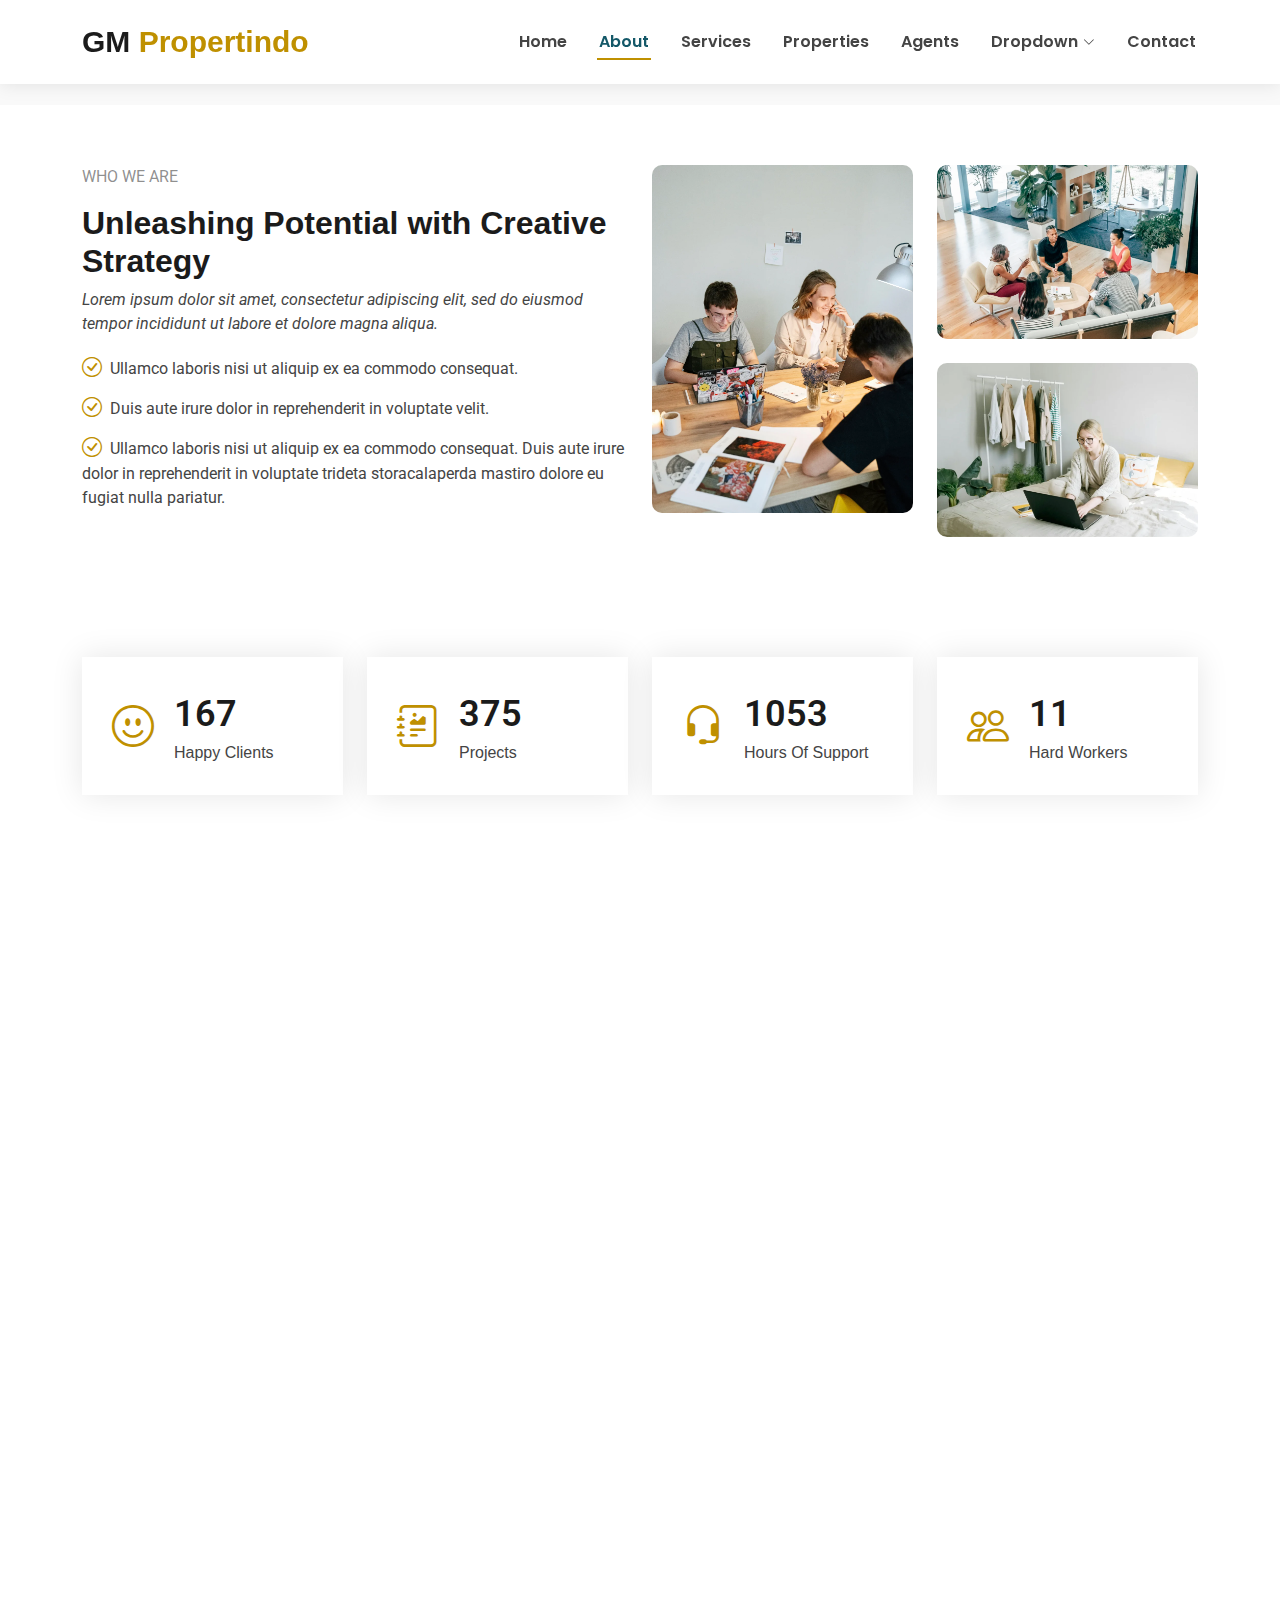
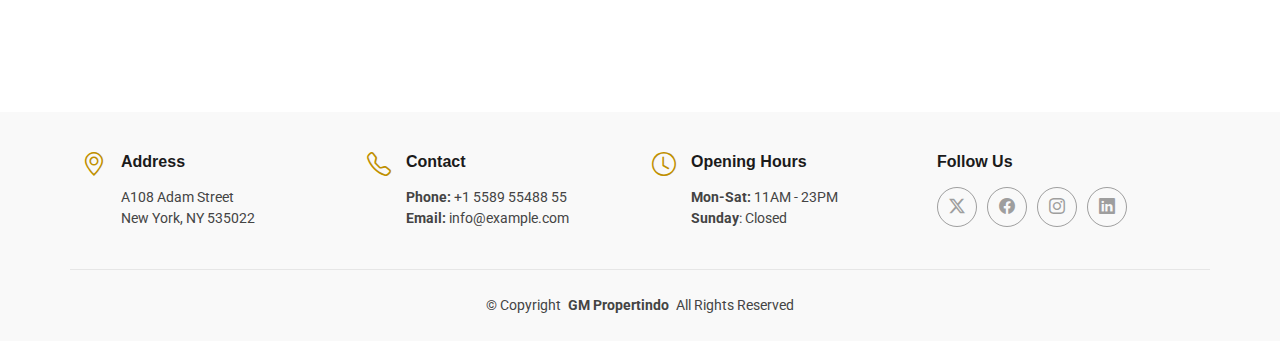
<file: about.html>
<!DOCTYPE html>
<html lang="en">

<head>
  <meta charset="utf-8">
  <meta content="width=device-width, initial-scale=1.0" name="viewport">
  <title>About - real estate 14 Agustus</title>
  <meta name="description" content="">
  <meta name="keywords" content="">

  <!-- Favicons -->
  <link href="assets/img/favicon.png" rel="icon">
  <link href="assets/img/apple-touch-icon.png" rel="apple-touch-icon">

  <!-- Fonts -->
  <link href="https://fonts.googleapis.com" rel="preconnect">
  <link href="https://fonts.gstatic.com" rel="preconnect" crossorigin>
  <link href="https://fonts.googleapis.com/css2?family=Roboto:ital,wght@0,100;0,300;0,400;0,500;0,700;0,900;1,100;1,300;1,400;1,500;1,700;1,900&family=Poppins:ital,wght@0,100;0,200;0,300;0,400;0,500;0,600;0,700;0,800;0,900;1,100;1,200;1,300;1,400;1,500;1,600;1,700;1,800;1,900&display=swap" rel="stylesheet">

  <!-- Vendor CSS Files -->
  <link href="assets/vendor/bootstrap/css/bootstrap.min.css" rel="stylesheet">
  <link href="assets/vendor/bootstrap-icons/bootstrap-icons.css" rel="stylesheet">
  <link href="assets/vendor/aos/aos.css" rel="stylesheet">
  <link href="assets/vendor/fontawesome-free/css/all.min.css" rel="stylesheet">
  <link href="assets/vendor/swiper/swiper-bundle.min.css" rel="stylesheet">
  <link href="assets/vendor/glightbox/css/glightbox.min.css" rel="stylesheet">

  <!-- Main CSS File -->
  <link href="assets/css/main.css" rel="stylesheet">

</head>

<body class="about-page">

  <header id="header" class="header d-flex align-items-center fixed-top">
    <div class="container-fluid container-xl position-relative d-flex align-items-center justify-content-between">

      <a href="index.html" class="logo d-flex align-items-center">
        <!-- Uncomment the line below if you also wish to use an image logo -->
        <!-- <img src="assets/img/logo.webp" alt=""> -->
        <h1 class="sitename">GM <span>Propertindo</span></h1>
      </a>

      <nav id="navmenu" class="navmenu">
        <ul>
          <li><a href="index.html">Home</a></li>
          <li><a href="about.html" class="active">About</a></li>
          <li><a href="services.html">Services</a></li>
          <li><a href="properties.html">Properties</a></li>
          <li><a href="agents.html">Agents</a></li>
          <li class="dropdown"><a href="#"><span>Dropdown</span> <i class="bi bi-chevron-down toggle-dropdown"></i></a>
            <ul>
              <li><a href="#">Dropdown 1</a></li>
              <li class="dropdown"><a href="#"><span>Deep Dropdown</span> <i class="bi bi-chevron-down toggle-dropdown"></i></a>
                <ul>
                  <li><a href="#">Deep Dropdown 1</a></li>
                  <li><a href="#">Deep Dropdown 2</a></li>
                  <li><a href="#">Deep Dropdown 3</a></li>
                  <li><a href="#">Deep Dropdown 4</a></li>
                  <li><a href="#">Deep Dropdown 5</a></li>
                </ul>
              </li>
              <li><a href="#">Dropdown 2</a></li>
              <li><a href="#">Dropdown 3</a></li>
              <li><a href="#">Dropdown 4</a></li>
            </ul>
          </li>
          <li><a href="contact.html">Contact</a></li>
        </ul>
        <i class="mobile-nav-toggle d-xl-none bi bi-list"></i>
      </nav>

    </div>
  </header>

  <main class="main">

    <!-- Page Title -->
    <div class="page-title light-background">
      <div class="container">
        <nav class="breadcrumbs">
          <ol>
            <li><a href="index.html">Home</a></li>
            <li class="current">About</li>
          </ol>
        </nav>
        <h1>About</h1>
      </div>
    </div><!-- End Page Title -->

    <!-- About Section -->
    <section id="about" class="about section">

      <div class="container">

        <div class="row gy-4">

          <div class="col-lg-6 content" data-aos="fade-up" data-aos-delay="100">
            <p class="who-we-are">Who We Are</p>
            <h3>Unleashing Potential with Creative Strategy</h3>
            <p class="fst-italic">
              Lorem ipsum dolor sit amet, consectetur adipiscing elit, sed do eiusmod tempor incididunt ut labore et dolore
              magna aliqua.
            </p>
            <ul>
              <li><i class="bi bi-check-circle"></i> <span>Ullamco laboris nisi ut aliquip ex ea commodo consequat.</span></li>
              <li><i class="bi bi-check-circle"></i> <span>Duis aute irure dolor in reprehenderit in voluptate velit.</span></li>
              <li><i class="bi bi-check-circle"></i> <span>Ullamco laboris nisi ut aliquip ex ea commodo consequat. Duis aute irure dolor in reprehenderit in voluptate trideta storacalaperda mastiro dolore eu fugiat nulla pariatur.</span></li>
            </ul>
          </div>

          <div class="col-lg-6 about-images" data-aos="fade-up" data-aos-delay="200">
            <div class="row gy-4">
              <div class="col-lg-6">
                <img src="assets/img/about/about-portrait-1.webp" class="img-fluid" alt="">
              </div>
              <div class="col-lg-6">
                <div class="row gy-4">
                  <div class="col-lg-12">
                    <img src="assets/img/about/about-8.webp" class="img-fluid" alt="">
                  </div>
                  <div class="col-lg-12">
                    <img src="assets/img/about/about-12.webp" class="img-fluid" alt="">
                  </div>
                </div>
              </div>
            </div>

          </div>

        </div>

      </div>
    </section><!-- /About Section -->

    <!-- Stats Section -->
    <section id="stats" class="stats section">

      <div class="container" data-aos="fade-up" data-aos-delay="100">

        <div class="row gy-4">

          <div class="col-lg-3 col-md-6">
            <div class="stats-item d-flex align-items-center w-100 h-100">
              <i class="bi bi-emoji-smile color-blue flex-shrink-0"></i>
              <div>
                <span data-purecounter-start="0" data-purecounter-end="232" data-purecounter-duration="1" class="purecounter"></span>
                <p>Happy Clients</p>
              </div>
            </div>
          </div><!-- End Stats Item -->

          <div class="col-lg-3 col-md-6">
            <div class="stats-item d-flex align-items-center w-100 h-100">
              <i class="bi bi-journal-richtext color-orange flex-shrink-0"></i>
              <div>
                <span data-purecounter-start="0" data-purecounter-end="521" data-purecounter-duration="1" class="purecounter"></span>
                <p>Projects</p>
              </div>
            </div>
          </div><!-- End Stats Item -->

          <div class="col-lg-3 col-md-6">
            <div class="stats-item d-flex align-items-center w-100 h-100">
              <i class="bi bi-headset color-green flex-shrink-0"></i>
              <div>
                <span data-purecounter-start="0" data-purecounter-end="1463" data-purecounter-duration="1" class="purecounter"></span>
                <p>Hours Of Support</p>
              </div>
            </div>
          </div><!-- End Stats Item -->

          <div class="col-lg-3 col-md-6">
            <div class="stats-item d-flex align-items-center w-100 h-100">
              <i class="bi bi-people color-pink flex-shrink-0"></i>
              <div>
                <span data-purecounter-start="0" data-purecounter-end="15" data-purecounter-duration="1" class="purecounter"></span>
                <p>Hard Workers</p>
              </div>
            </div>
          </div><!-- End Stats Item -->

        </div>

      </div>

    </section><!-- /Stats Section -->

    <!-- Features Section -->
    <section id="features" class="features section">

      <div class="container">

        <div class="row justify-content-around gy-4">
          <div class="features-image col-lg-6" data-aos="fade-up" data-aos-delay="100"><img src="assets/img/features/features-4.webp" alt=""></div>

          <div class="col-lg-5 d-flex flex-column justify-content-center" data-aos="fade-up" data-aos-delay="200">
            <h3>Enim quis est voluptatibus aliquid consequatur fugiat</h3>
            <p>Esse voluptas cumque vel exercitationem. Reiciendis est hic accusamus. Non ipsam et sed minima temporibus laudantium. Soluta voluptate sed facere corporis dolores excepturi</p>

            <div class="icon-box d-flex position-relative" data-aos="fade-up" data-aos-delay="300">
              <i class="bi bi-easel flex-shrink-0"></i>
              <div>
                <h4><a href="" class="stretched-link">Lorem Ipsum</a></h4>
                <p>Voluptatum deleniti atque corrupti quos dolores et quas molestias excepturi sint occaecati cupiditate non provident</p>
              </div>
            </div><!-- End Icon Box -->

            <div class="icon-box d-flex position-relative" data-aos="fade-up" data-aos-delay="400">
              <i class="bi bi-patch-check flex-shrink-0"></i>
              <div>
                <h4><a href="" class="stretched-link">Nemo Enim</a></h4>
                <p>At vero eos et accusamus et iusto odio dignissimos ducimus qui blanditiis praesentium voluptatum deleniti atque</p>
              </div>
            </div><!-- End Icon Box -->

            <div class="icon-box d-flex position-relative" data-aos="fade-up" data-aos-delay="500">
              <i class="bi bi-brightness-high flex-shrink-0"></i>
              <div>
                <h4><a href="" class="stretched-link">Dine Pad</a></h4>
                <p>Explicabo est voluptatum asperiores consequatur magnam. Et veritatis odit. Sunt aut deserunt minus aut eligendi omnis</p>
              </div>
            </div><!-- End Icon Box -->

            <div class="icon-box d-flex position-relative" data-aos="fade-up" data-aos-delay="600">
              <i class="bi bi-brightness-high flex-shrink-0"></i>
              <div>
                <h4><a href="" class="stretched-link">Tride clov</a></h4>
                <p>Est voluptatem labore deleniti quis a delectus et. Saepe dolorem libero sit non aspernatur odit amet. Et eligendi</p>
              </div>
            </div><!-- End Icon Box -->

          </div>
        </div>

      </div>

    </section><!-- /Features Section -->

  </main>

  <footer id="footer" class="footer light-background">

    <div class="container">
      <div class="row gy-3">
        <div class="col-lg-3 col-md-6 d-flex">
          <i class="bi bi-geo-alt icon"></i>
          <div class="address">
            <h4>Address</h4>
            <p>A108 Adam Street</p>
            <p>New York, NY 535022</p>
            <p></p>
          </div>

        </div>

        <div class="col-lg-3 col-md-6 d-flex">
          <i class="bi bi-telephone icon"></i>
          <div>
            <h4>Contact</h4>
            <p>
              <strong>Phone:</strong> <span>+1 5589 55488 55</span><br>
              <strong>Email:</strong> <span>info@example.com</span><br>
            </p>
          </div>
        </div>

        <div class="col-lg-3 col-md-6 d-flex">
          <i class="bi bi-clock icon"></i>
          <div>
            <h4>Opening Hours</h4>
            <p>
              <strong>Mon-Sat:</strong> <span>11AM - 23PM</span><br>
              <strong>Sunday</strong>: <span>Closed</span>
            </p>
          </div>
        </div>

        <div class="col-lg-3 col-md-6">
          <h4>Follow Us</h4>
          <div class="social-links d-flex">
            <a href="#" class="twitter"><i class="bi bi-twitter-x"></i></a>
            <a href="#" class="facebook"><i class="bi bi-facebook"></i></a>
            <a href="#" class="instagram"><i class="bi bi-instagram"></i></a>
            <a href="#" class="linkedin"><i class="bi bi-linkedin"></i></a>
          </div>
        </div>

      </div>
    </div>

    <div class="container copyright text-center mt-4">
      <p>© <span>Copyright</span> <strong class="px-1 sitename">GM Propertindo</strong> <span>All Rights Reserved</span></p>

    </div>

  </footer>

  <!-- Scroll Top -->
  <a href="#" id="scroll-top" class="scroll-top d-flex align-items-center justify-content-center"><i class="bi bi-arrow-up-short"></i></a>

  <!-- Preloader -->
  <div id="preloader"></div>

  <!-- Vendor JS Files -->
  <script src="assets/vendor/bootstrap/js/bootstrap.bundle.min.js"></script>
  <script src="assets/vendor/php-email-form/validate.js"></script>
  <script src="assets/vendor/aos/aos.js"></script>
  <script src="assets/vendor/purecounter/purecounter_vanilla.js"></script>
  <script src="assets/vendor/swiper/swiper-bundle.min.js"></script>
  <script src="assets/vendor/imagesloaded/imagesloaded.pkgd.min.js"></script>
  <script src="assets/vendor/isotope-layout/isotope.pkgd.min.js"></script>
  <script src="assets/vendor/glightbox/js/glightbox.min.js"></script>

  <!-- Main JS File -->
  <script src="assets/js/main.js"></script>

</body>

</html>
</file>
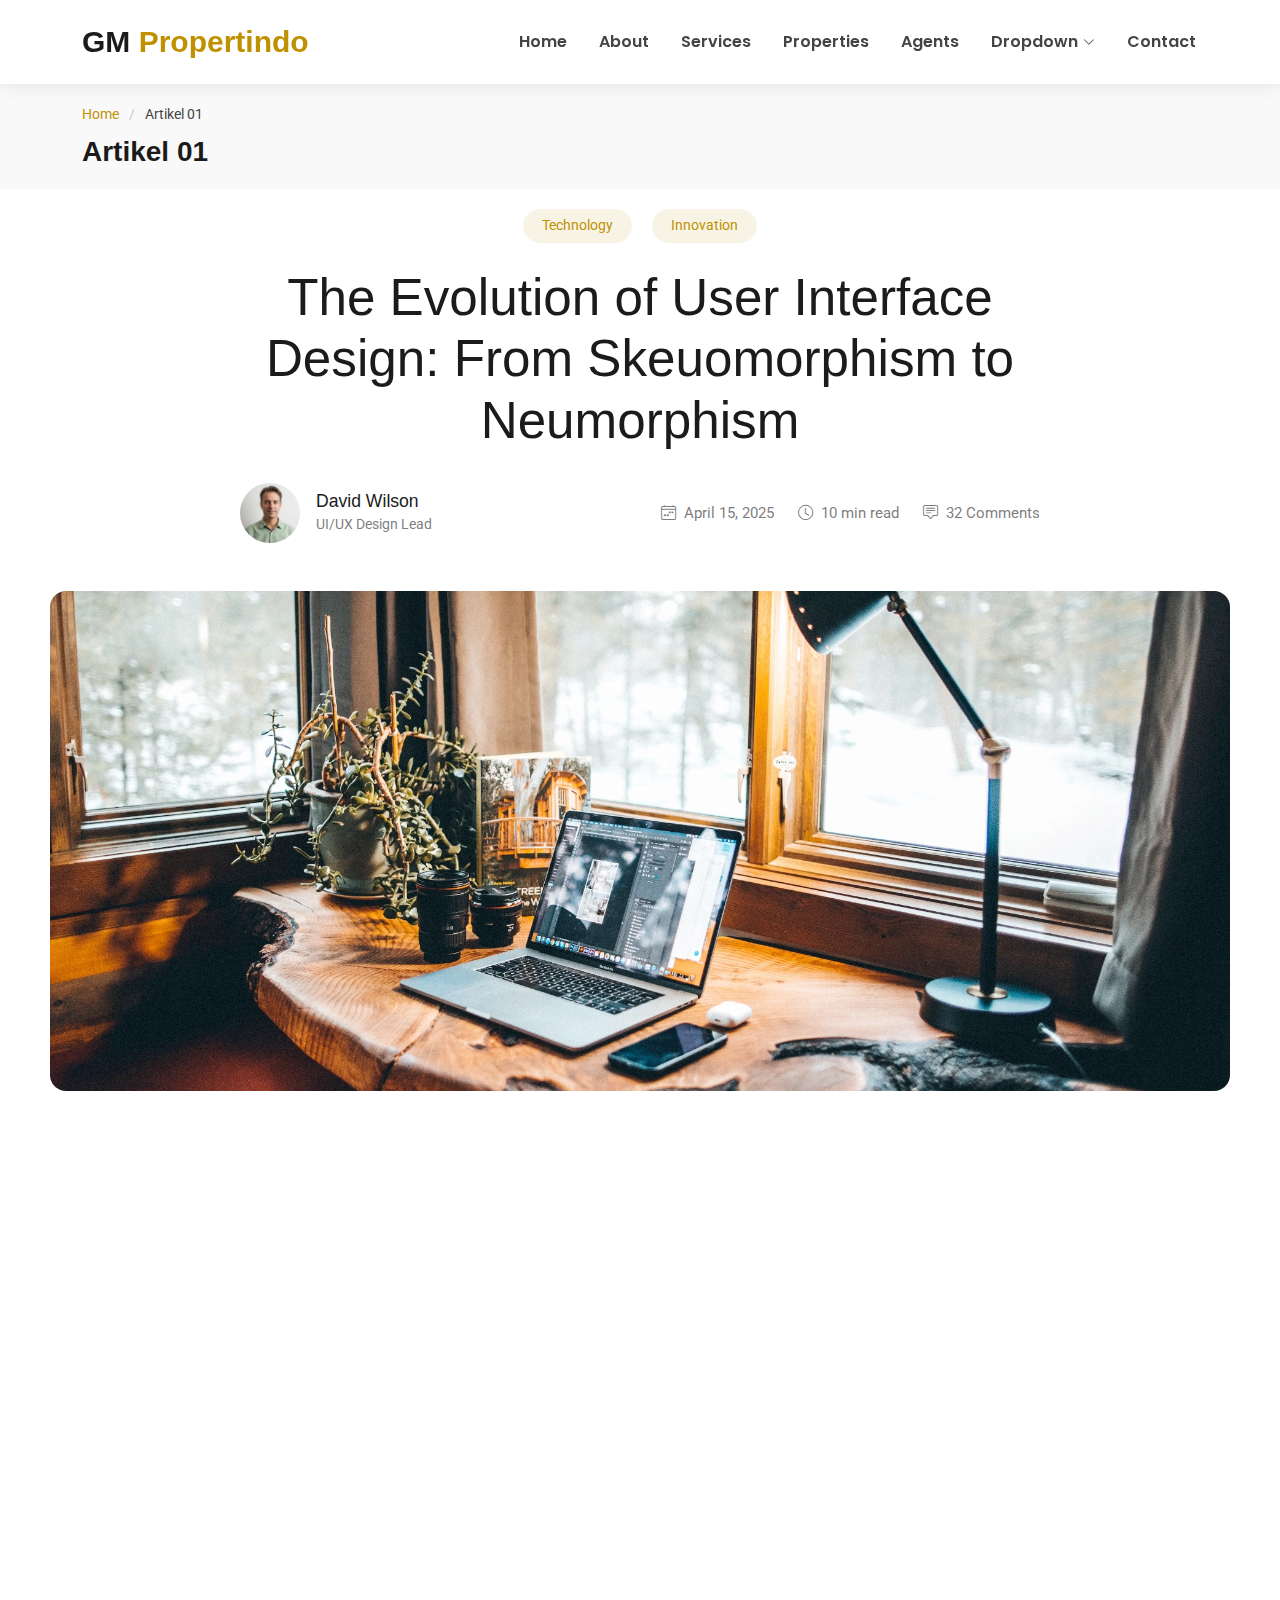
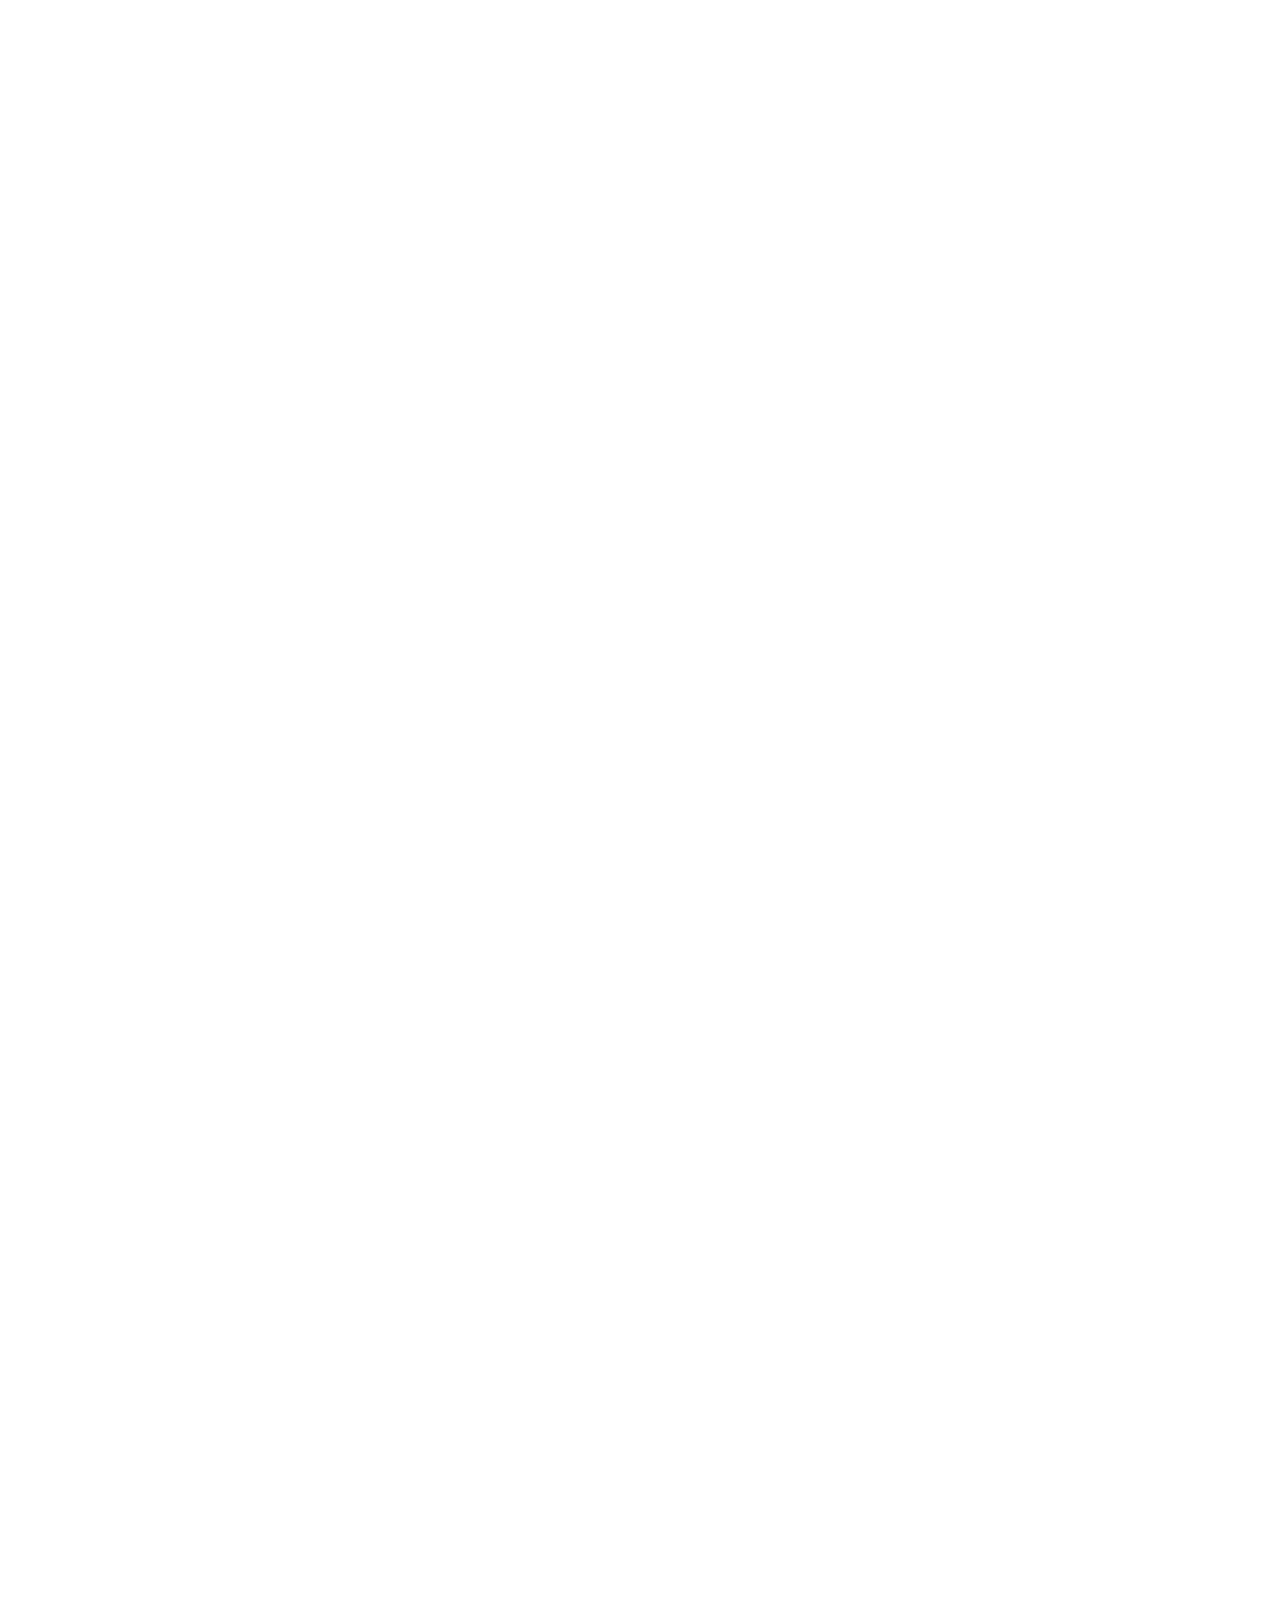
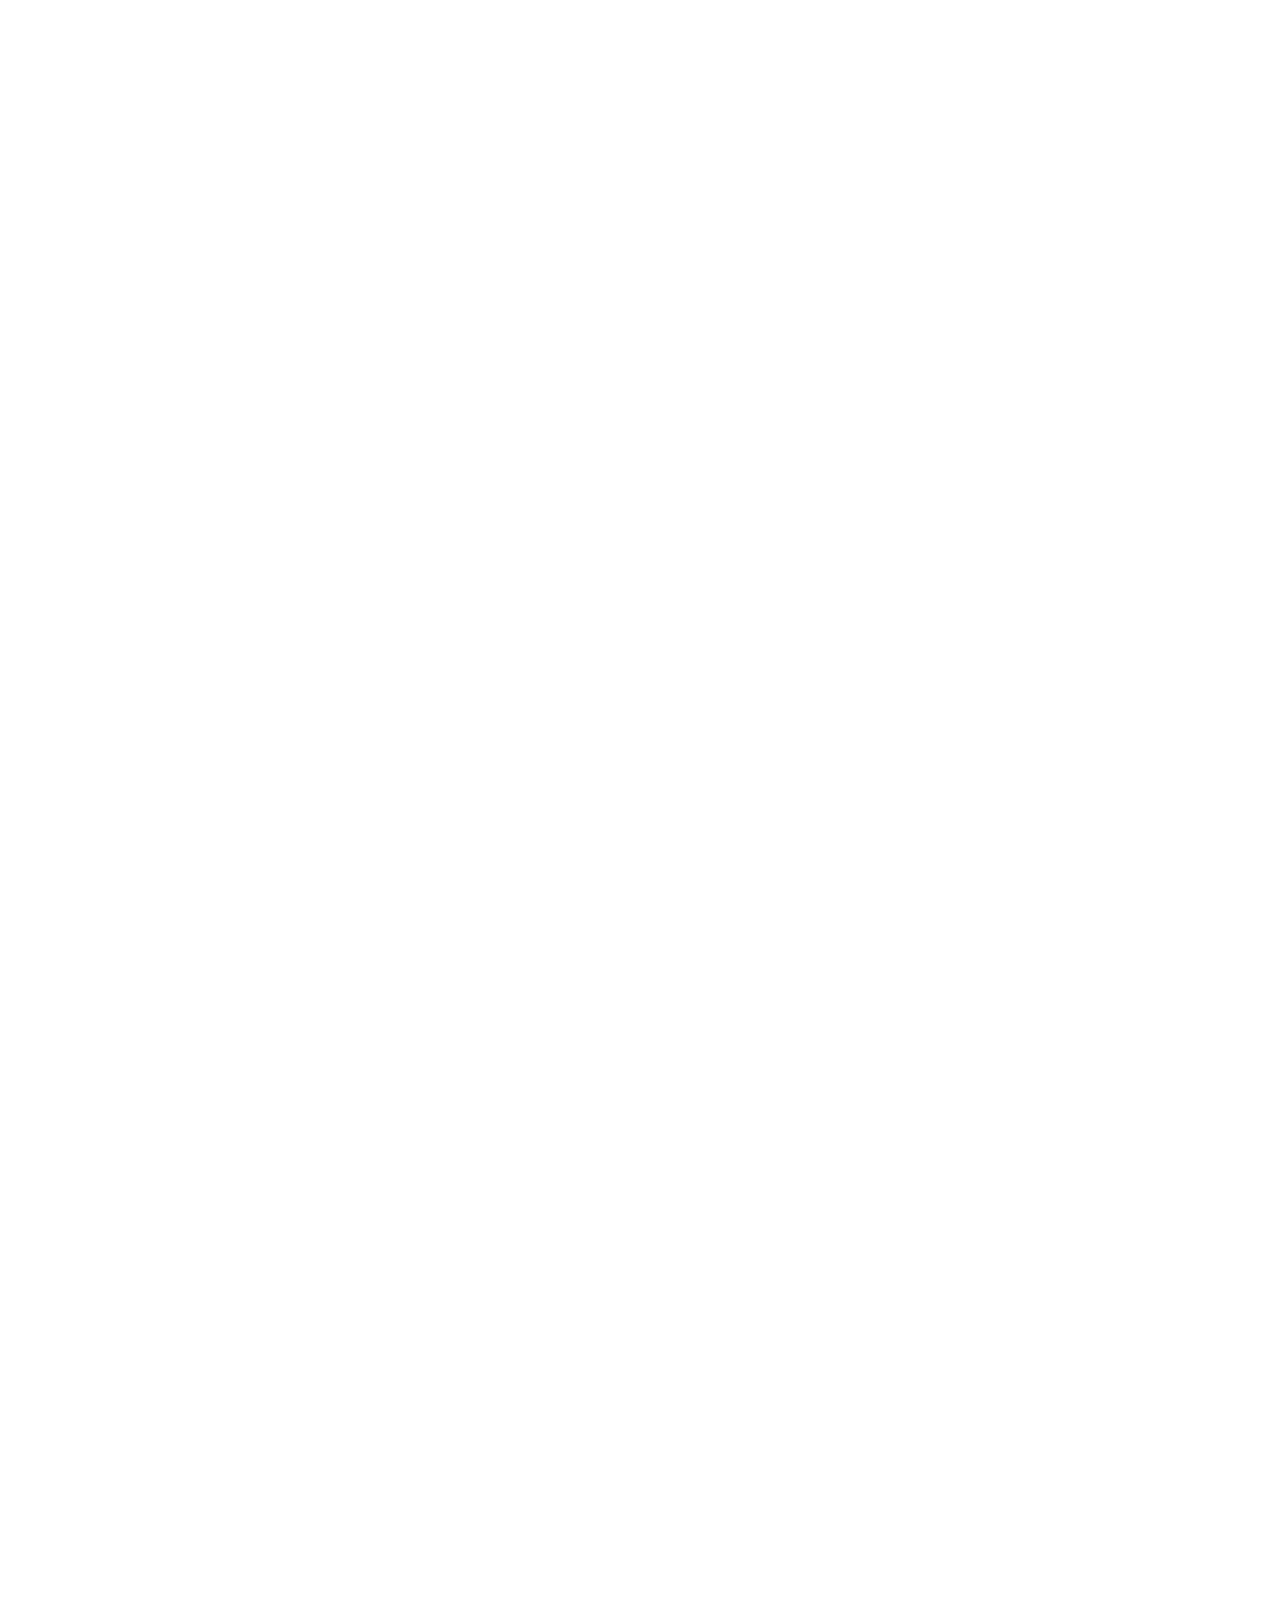
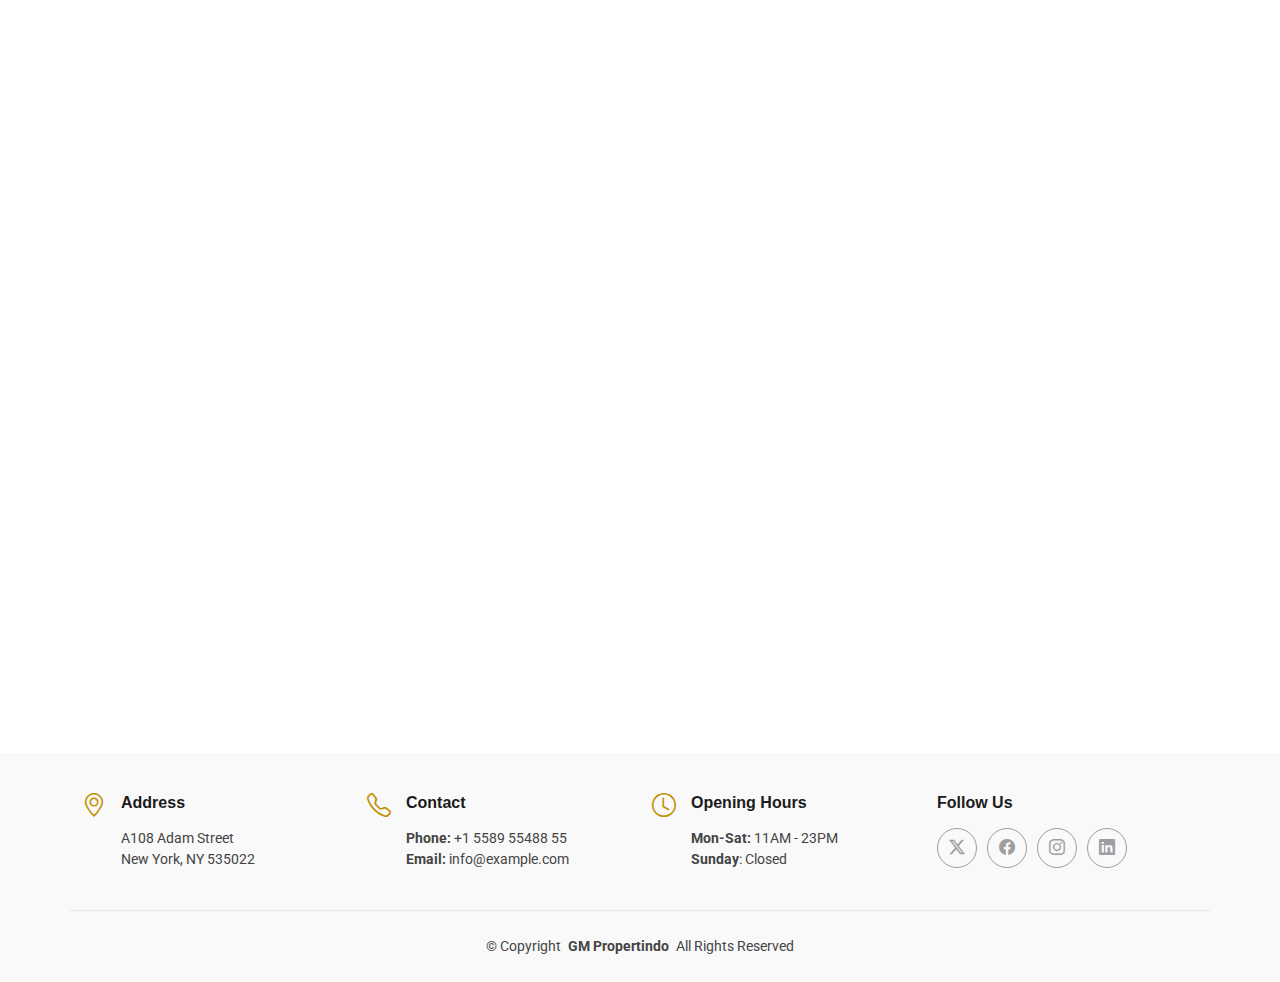
<file: artikel-01.html>
<!DOCTYPE html>
<html lang="en">

<head>
  <meta charset="utf-8">
  <meta content="width=device-width, initial-scale=1.0" name="viewport">
  <title>isi meta title</title>
  <meta name="description" content="isi meta description">
  <meta name="keywords" content="isi dengan keywords target">

  <!-- Favicons -->
  <link href="assets/img/favicon.png" rel="icon">
  <link href="assets/img/apple-touch-icon.png" rel="apple-touch-icon">

  <!-- Fonts -->
  <link href="https://fonts.googleapis.com" rel="preconnect">
  <link href="https://fonts.gstatic.com" rel="preconnect" crossorigin>
  <link href="https://fonts.googleapis.com/css2?family=Roboto:ital,wght@0,100;0,300;0,400;0,500;0,700;0,900;1,100;1,300;1,400;1,500;1,700;1,900&family=Poppins:ital,wght@0,100;0,200;0,300;0,400;0,500;0,600;0,700;0,800;0,900;1,100;1,200;1,300;1,400;1,500;1,600;1,700;1,800;1,900&display=swap" rel="stylesheet">

  <!-- Vendor CSS Files -->
  <link href="assets/vendor/bootstrap/css/bootstrap.min.css" rel="stylesheet">
  <link href="assets/vendor/bootstrap-icons/bootstrap-icons.css" rel="stylesheet">
  <link href="assets/vendor/aos/aos.css" rel="stylesheet">
  <link href="assets/vendor/fontawesome-free/css/all.min.css" rel="stylesheet">
  <link href="assets/vendor/swiper/swiper-bundle.min.css" rel="stylesheet">
  <link href="assets/vendor/glightbox/css/glightbox.min.css" rel="stylesheet">

  <!-- Main CSS File -->
  <link href="assets/css/main.css" rel="stylesheet">

</head>

<body class="artikel-01-page">

  <header id="header" class="header d-flex align-items-center sticky-top">
    <div class="container-fluid container-xl position-relative d-flex align-items-center justify-content-between">

      <a href="index.html" class="logo d-flex align-items-center">
        <!-- Uncomment the line below if you also wish to use an image logo -->
        <!-- <img src="assets/img/logo.webp" alt=""> -->
        <h1 class="sitename">GM <span>Propertindo</span></h1>
      </a>

      <nav id="navmenu" class="navmenu">
        <ul>
          <li><a href="index.html">Home</a></li>
          <li><a href="about.html">About</a></li>
          <li><a href="services.html">Services</a></li>
          <li><a href="properties.html">Properties</a></li>
          <li><a href="agents.html">Agents</a></li>
          <li class="dropdown"><a href="#"><span>Dropdown</span> <i class="bi bi-chevron-down toggle-dropdown"></i></a>
            <ul>
              <li><a href="#">Dropdown 1</a></li>
              <li class="dropdown"><a href="#"><span>Deep Dropdown</span> <i class="bi bi-chevron-down toggle-dropdown"></i></a>
                <ul>
                  <li><a href="#">Deep Dropdown 1</a></li>
                  <li><a href="#">Deep Dropdown 2</a></li>
                  <li><a href="#">Deep Dropdown 3</a></li>
                  <li><a href="#">Deep Dropdown 4</a></li>
                  <li><a href="#">Deep Dropdown 5</a></li>
                </ul>
              </li>
              <li><a href="#">Dropdown 2</a></li>
              <li><a href="#">Dropdown 3</a></li>
              <li><a href="#">Dropdown 4</a></li>
            </ul>
          </li>
          <li><a href="contact.html">Contact</a></li>
        </ul>
        <i class="mobile-nav-toggle d-xl-none bi bi-list"></i>
      </nav>

    </div>
  </header>

  <main class="main">

    <!-- Page Title -->
    <div class="page-title light-background">
      <div class="container">
        <nav class="breadcrumbs">
          <ol>
            <li><a href="index.html">Home</a></li>
            <li class="current">Artikel 01</li>
          </ol>
        </nav>
        <h1>Artikel 01</h1>
      </div>
    </div><!-- End Page Title -->

    <!-- Blog Details Section -->
    <section id="blog-details" class="blog-details section">
      <div class="container" data-aos="fade-up">

        <article class="article">
          <div class="article-header">
            <div class="meta-categories" data-aos="fade-up">
              <a href="#" class="category">Technology</a>
              <a href="#" class="category">Innovation</a>
            </div>

            <h1 class="title" data-aos="fade-up" data-aos-delay="100">The Evolution of User Interface Design: From Skeuomorphism to Neumorphism</h1>

            <div class="article-meta" data-aos="fade-up" data-aos-delay="200">
              <div class="author">
                <img src="assets/img/person/person-m-6.webp" alt="Author" class="author-img">
                <div class="author-info">
                  <h4>David Wilson</h4>
                  <span>UI/UX Design Lead</span>
                </div>
              </div>
              <div class="post-info">
                <span><i class="bi bi-calendar4-week"></i> April 15, 2025</span>
                <span><i class="bi bi-clock"></i> 10 min read</span>
                <span><i class="bi bi-chat-square-text"></i> 32 Comments</span>
              </div>
            </div>
          </div>

          <div class="article-featured-image" data-aos="zoom-in">
            <img src="assets/img/blog/blog-hero-1.webp" alt="UI Design Evolution" class="img-fluid">
          </div>

          <div class="article-wrapper">
            <aside class="table-of-contents" data-aos="fade-left">
              <h3>Table of Contents</h3>
              <nav>
                <ul>
                  <li><a href="#introduction" class="active">Introduction</a></li>
                  <li><a href="#skeuomorphism">The Skeuomorphic Era</a></li>
                  <li><a href="#flat-design">Flat Design Revolution</a></li>
                  <li><a href="#material-design">Material Design</a></li>
                  <li><a href="#neumorphism">Rise of Neumorphism</a></li>
                  <li><a href="#future">Future Trends</a></li>
                </ul>
              </nav>
            </aside>

            <div class="article-content">
              <div class="content-section" id="introduction" data-aos="fade-up">
                <p class="lead">
                  The journey of user interface design has been marked by significant shifts in aesthetic approaches, each era bringing its own unique perspective on how digital interfaces should look and feel.
                </p>

                <p>
                  From the early days of graphical user interfaces to today's sophisticated design systems, the evolution of UI design reflects not just technological advancement, but also changing user expectations and cultural shifts in how we interact with digital products.
                </p>

                <div class="highlight-quote">
                  <blockquote>
                    <p>Design is not just what it looks like and feels like. Design is how it works.</p>
                    <cite>Steve Jobs</cite>
                  </blockquote>
                </div>
              </div>

              <div class="content-section" id="skeuomorphism" data-aos="fade-up">
                <h2>The Skeuomorphic Era</h2>
                <div class="image-with-caption right">
                  <img src="assets/img/blog/blog-hero-2.webp" alt="Skeuomorphic Design Example" class="img-fluid" loading="lazy">
                  <figcaption>Early iOS design showcasing skeuomorphic elements</figcaption>
                </div>
                <p>
                  Skeuomorphic design dominated the early years of digital interfaces, attempting to mirror real-world objects in digital form. This approach helped users transition from physical to digital interactions through familiar visual metaphors.
                </p>

                <div class="feature-points">
                  <div class="point">
                    <i class="bi bi-layers"></i>
                    <div>
                      <h4>Realistic Textures</h4>
                      <p>Detailed representations of materials like leather, metal, and paper</p>
                    </div>
                  </div>
                  <div class="point">
                    <i class="bi bi-lightbulb"></i>
                    <div>
                      <h4>Familiar Metaphors</h4>
                      <p>Digital elements mimicking their physical counterparts</p>
                    </div>
                  </div>
                </div>
              </div>

              <div class="content-section" id="flat-design" data-aos="fade-up">
                <h2>The Flat Design Revolution</h2>
                <p>
                  As users became more comfortable with digital interfaces, design began moving towards simplification. Flat design emerged as a reaction to the ornate details of skeuomorphism, emphasizing clarity and efficiency.
                </p>

                <div class="comparison-grid">
                  <div class="row g-4">
                    <div class="col-md-6">
                      <div class="comparison-card">
                        <div class="icon"><i class="bi bi-check-circle"></i></div>
                        <h4>Advantages</h4>
                        <ul>
                          <li>Improved loading times</li>
                          <li>Better scalability</li>
                          <li>Cleaner visual hierarchy</li>
                        </ul>
                      </div>
                    </div>
                    <div class="col-md-6">
                      <div class="comparison-card">
                        <div class="icon"><i class="bi bi-exclamation-circle"></i></div>
                        <h4>Challenges</h4>
                        <ul>
                          <li>Reduced visual cues</li>
                          <li>Potential usability issues</li>
                          <li>Limited depth perception</li>
                        </ul>
                      </div>
                    </div>
                  </div>
                </div>
              </div>

              <div class="content-section" id="material-design" data-aos="fade-up">
                <h2>Material Design: Finding Balance</h2>
                <p>
                  Google's Material Design emerged as a comprehensive design system that combined the simplicity of flat design with subtle depth cues, creating a more intuitive user experience while maintaining modern aesthetics.
                </p>

                <div class="key-principles">
                  <div class="principle">
                    <span class="number">01</span>
                    <h4>Physical Properties</h4>
                    <p>Surfaces and edges provide meaningful interaction cues</p>
                  </div>
                  <div class="principle">
                    <span class="number">02</span>
                    <h4>Bold Graphics</h4>
                    <p>Deliberate color choices and intentional white space</p>
                  </div>
                  <div class="principle">
                    <span class="number">03</span>
                    <h4>Meaningful Motion</h4>
                    <p>Animation informs and reinforces user actions</p>
                  </div>
                </div>
              </div>

              <div class="content-section" id="neumorphism" data-aos="fade-up">
                <h2>The Rise of Neumorphism</h2>
                <p>
                  Neumorphism represents the latest evolution in UI design, combining aspects of skeuomorphism with modern minimal aesthetics. This style creates soft, extruded surfaces that appear to emerge from the background.
                </p>

                <div class="info-box">
                  <div class="icon">
                    <i class="bi bi-info-circle"></i>
                  </div>
                  <div class="content">
                    <h4>Key Characteristics</h4>
                    <p>Neumorphic design relies on subtle shadow work to create the illusion of elements either protruding from or being pressed into their background surface.</p>
                  </div>
                </div>
              </div>

              <div class="content-section" id="future" data-aos="fade-up">
                <h2>Looking to the Future</h2>
                <p>
                  As we look ahead, UI design continues to evolve with new technologies and user expectations. The future may bring more personalized, adaptive interfaces that respond to individual user preferences and contexts.
                </p>

                <div class="future-trends">
                  <div class="trend">
                    <i class="bi bi-phone"></i>
                    <h4>Adaptive Interfaces</h4>
                    <p>Interfaces that automatically adjust based on user behavior and preferences</p>
                  </div>
                  <div class="trend">
                    <i class="bi bi-eye"></i>
                    <h4>Immersive Experiences</h4>
                    <p>Integration of AR and VR elements in everyday interfaces</p>
                  </div>
                  <div class="trend">
                    <i class="bi bi-hand-index"></i>
                    <h4>Gesture Controls</h4>
                    <p>Advanced motion and gesture-based interactions</p>
                  </div>
                </div>
              </div>
            </div>
          </div>

          <div class="article-footer" data-aos="fade-up">
            <div class="share-article">
              <h4>Share this article</h4>
              <div class="share-buttons">
                <a href="#" class="share-button twitter">
                  <i class="bi bi-twitter-x"></i>
                  <span>Share on X</span>
                </a>
                <a href="#" class="share-button facebook">
                  <i class="bi bi-facebook"></i>
                  <span>Share on Facebook</span>
                </a>
                <a href="#" class="share-button linkedin">
                  <i class="bi bi-linkedin"></i>
                  <span>Share on LinkedIn</span>
                </a>
              </div>
            </div>

            <div class="article-tags">
              <h4>Related Topics</h4>
              <div class="tags">
                <a href="#" class="tag">UI Design</a>
                <a href="#" class="tag">User Experience</a>
                <a href="#" class="tag">Design Trends</a>
                <a href="#" class="tag">Innovation</a>
                <a href="#" class="tag">Technology</a>
              </div>
            </div>
          </div>

        </article>

      </div>
    </section><!-- /Blog Details Section -->

    <!-- Blog Section Section -->
    <section id="blog-section" class="blog-section section">

      <!-- Section Title -->
      <div class="container section-title" data-aos="fade-up">
        <h2>Related Post</h2>
        <p>Necessitatibus eius consequatur ex aliquid fuga eum quidem sint consectetur velit</p>
      </div><!-- End Section Title -->

      <div class="container" data-aos="fade-up" data-aos-delay="100">

        <div class="row">

          <div class="col-lg-5">
            <article class="post-item" data-aos="fade-up">
              <div class="post-img">
                <img src="assets/img/blog/blog-post-1.webp" alt="" class="img-fluid" loading="lazy">
                <span class="post-category">COMPANY</span>
              </div>
              <div class="post-content">
                <time datetime="2024-02-15">Feb 15, 2024</time>
                <h3><a href="#">Maecenas lacinia lacus sed neque venenatis, non sagittis nunc accumsan</a></h3>
              </div>
            </article>
          </div>

          <div class="col-lg-7">
            <div class="post-list">

              <article class="post-item d-flex" data-aos="fade-up" data-aos-delay="100">
                <div class="post-img">
                  <img src="assets/img/blog/blog-post-2.webp" alt="" class="img-fluid">
                </div>
                <div class="post-content">
                  <time datetime="2024-02-10">Feb 10, 2024</time>
                  <h3><a href="#">Nullam dictum felis eu pede mollis pretium integer tincidunt</a></h3>
                  <p>Vestibulum ante ipsum primis in faucibus orci luctus et ultrices posuere cubilia curae; Sed tincidunt, nisi at ullamcorper tristique.</p>
                </div>
              </article><!-- End post item -->

              <article class="post-item d-flex" data-aos="fade-up" data-aos-delay="200">
                <div class="post-img">
                  <img src="assets/img/blog/blog-post-3.webp" alt="" class="img-fluid">
                </div>
                <div class="post-content">
                  <time datetime="2024-02-05">Feb 05, 2024</time>
                  <h3><a href="#">Aenean vulputate eleifend tellus aenean leo ligula porttitor</a></h3>
                  <p>Lorem ipsum, dolor sit amet consectetur adipisicing elit. Ducimus officia minus eveniet quod a molestias, autem</p>
                </div>
              </article><!-- End post item -->

              <article class="post-item d-flex" data-aos="fade-up" data-aos-delay="300">
                <div class="post-img">
                  <img src="assets/img/blog/blog-post-4.webp" alt="" class="img-fluid">
                </div>
                <div class="post-content">
                  <time datetime="2024-01-30">Jan 30, 2024</time>
                  <h3><a href="#">Donec quam felis ultricies nec pellentesque pretium quis sem</a></h3>
                  <p>Nulla consequat massa quis enim. Donec pede justo, fringilla vel, aliquet nec, vulputate eget, arcu.</p>
                </div>
              </article><!-- End post item -->

            </div>
          </div>

        </div><!-- End row -->

      </div>

    </section><!-- /Blog Section Section -->

  </main>

  <footer id="footer" class="footer light-background">

    <div class="container">
      <div class="row gy-3">
        <div class="col-lg-3 col-md-6 d-flex">
          <i class="bi bi-geo-alt icon"></i>
          <div class="address">
            <h4>Address</h4>
            <p>A108 Adam Street</p>
            <p>New York, NY 535022</p>
            <p></p>
          </div>

        </div>

        <div class="col-lg-3 col-md-6 d-flex">
          <i class="bi bi-telephone icon"></i>
          <div>
            <h4>Contact</h4>
            <p>
              <strong>Phone:</strong> <span>+1 5589 55488 55</span><br>
              <strong>Email:</strong> <span>info@example.com</span><br>
            </p>
          </div>
        </div>

        <div class="col-lg-3 col-md-6 d-flex">
          <i class="bi bi-clock icon"></i>
          <div>
            <h4>Opening Hours</h4>
            <p>
              <strong>Mon-Sat:</strong> <span>11AM - 23PM</span><br>
              <strong>Sunday</strong>: <span>Closed</span>
            </p>
          </div>
        </div>

        <div class="col-lg-3 col-md-6">
          <h4>Follow Us</h4>
          <div class="social-links d-flex">
            <a href="#" class="twitter"><i class="bi bi-twitter-x"></i></a>
            <a href="#" class="facebook"><i class="bi bi-facebook"></i></a>
            <a href="#" class="instagram"><i class="bi bi-instagram"></i></a>
            <a href="#" class="linkedin"><i class="bi bi-linkedin"></i></a>
          </div>
        </div>

      </div>
    </div>

    <div class="container copyright text-center mt-4">
      <p>© <span>Copyright</span> <strong class="px-1 sitename">GM Propertindo</strong> <span>All Rights Reserved</span></p>

    </div>

  </footer>

  <!-- Scroll Top -->
  <a href="#" id="scroll-top" class="scroll-top d-flex align-items-center justify-content-center"><i class="bi bi-arrow-up-short"></i></a>

  <!-- Preloader -->
  <div id="preloader"></div>

  <!-- Vendor JS Files -->
  <script src="assets/vendor/bootstrap/js/bootstrap.bundle.min.js"></script>
  <script src="assets/vendor/php-email-form/validate.js"></script>
  <script src="assets/vendor/aos/aos.js"></script>
  <script src="assets/vendor/purecounter/purecounter_vanilla.js"></script>
  <script src="assets/vendor/swiper/swiper-bundle.min.js"></script>
  <script src="assets/vendor/imagesloaded/imagesloaded.pkgd.min.js"></script>
  <script src="assets/vendor/isotope-layout/isotope.pkgd.min.js"></script>
  <script src="assets/vendor/glightbox/js/glightbox.min.js"></script>

  <!-- Main JS File -->
  <script src="assets/js/main.js"></script>

</body>

</html>
</file>
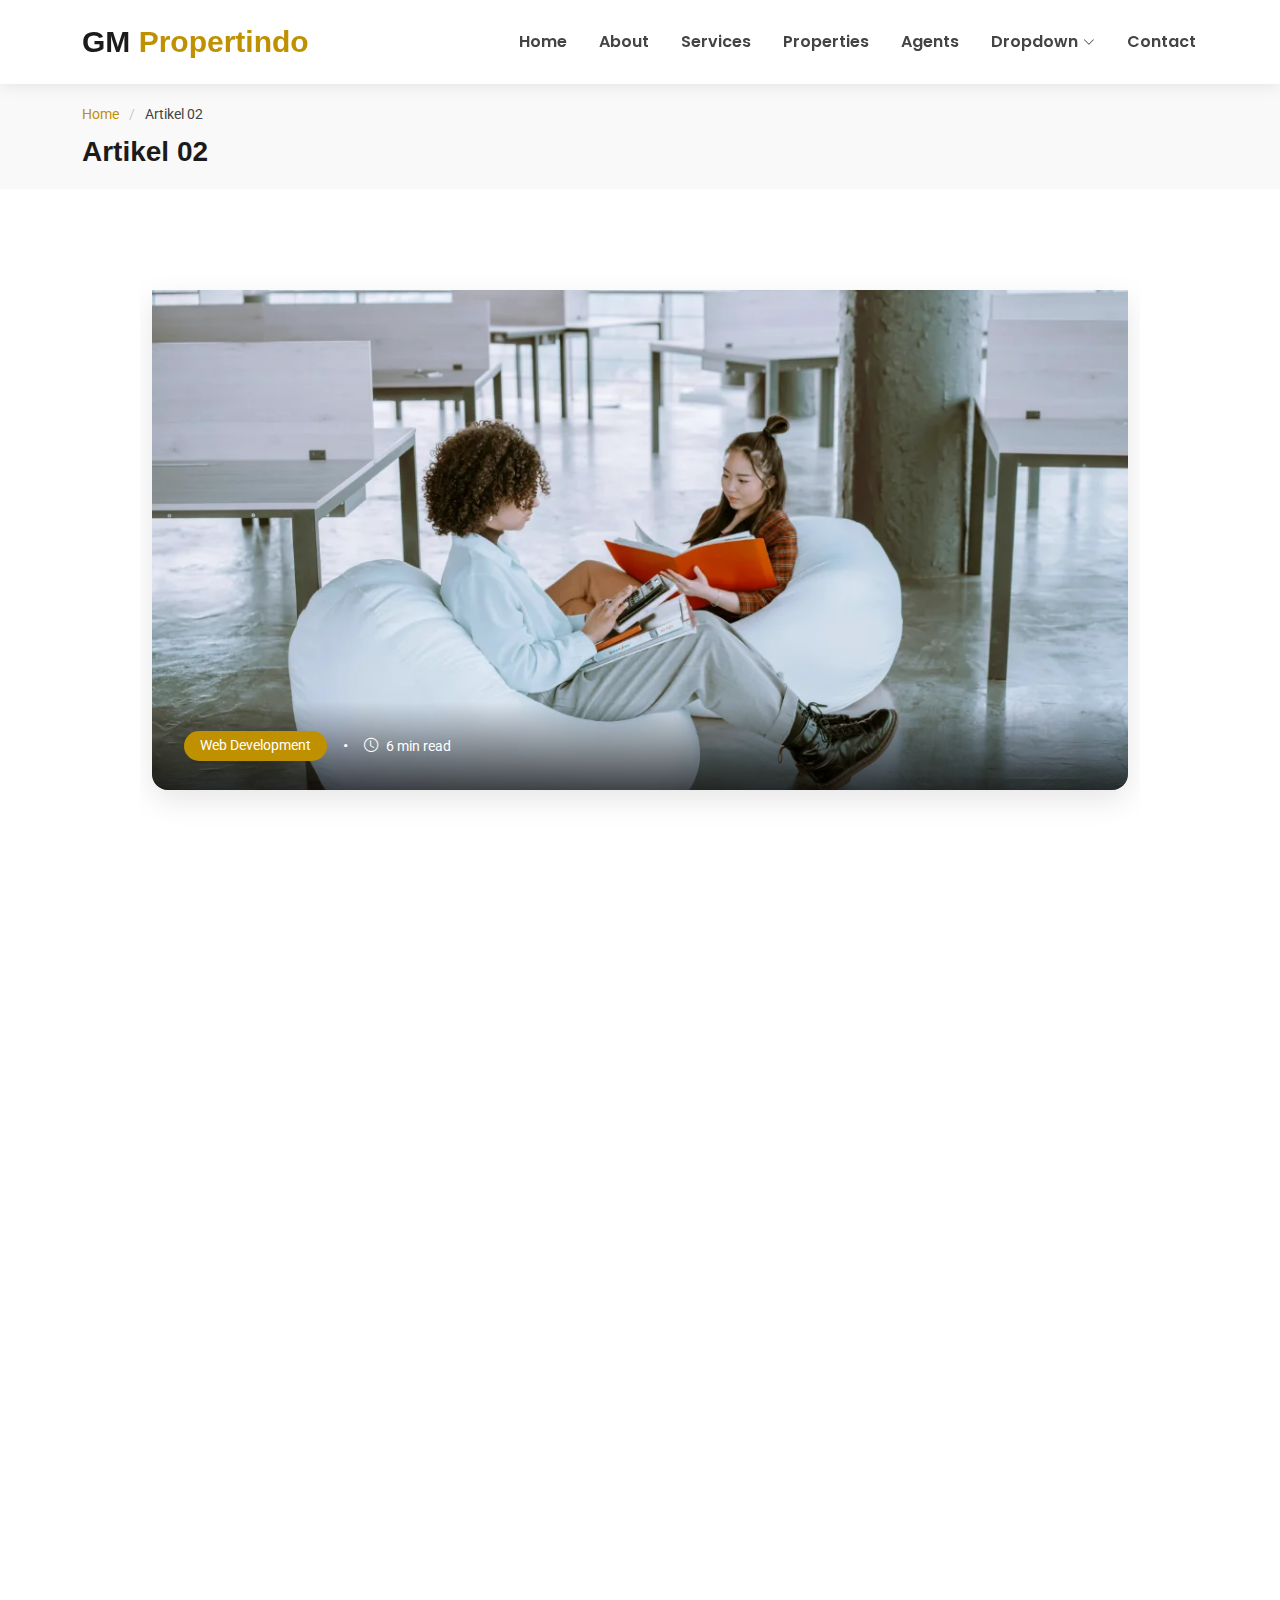
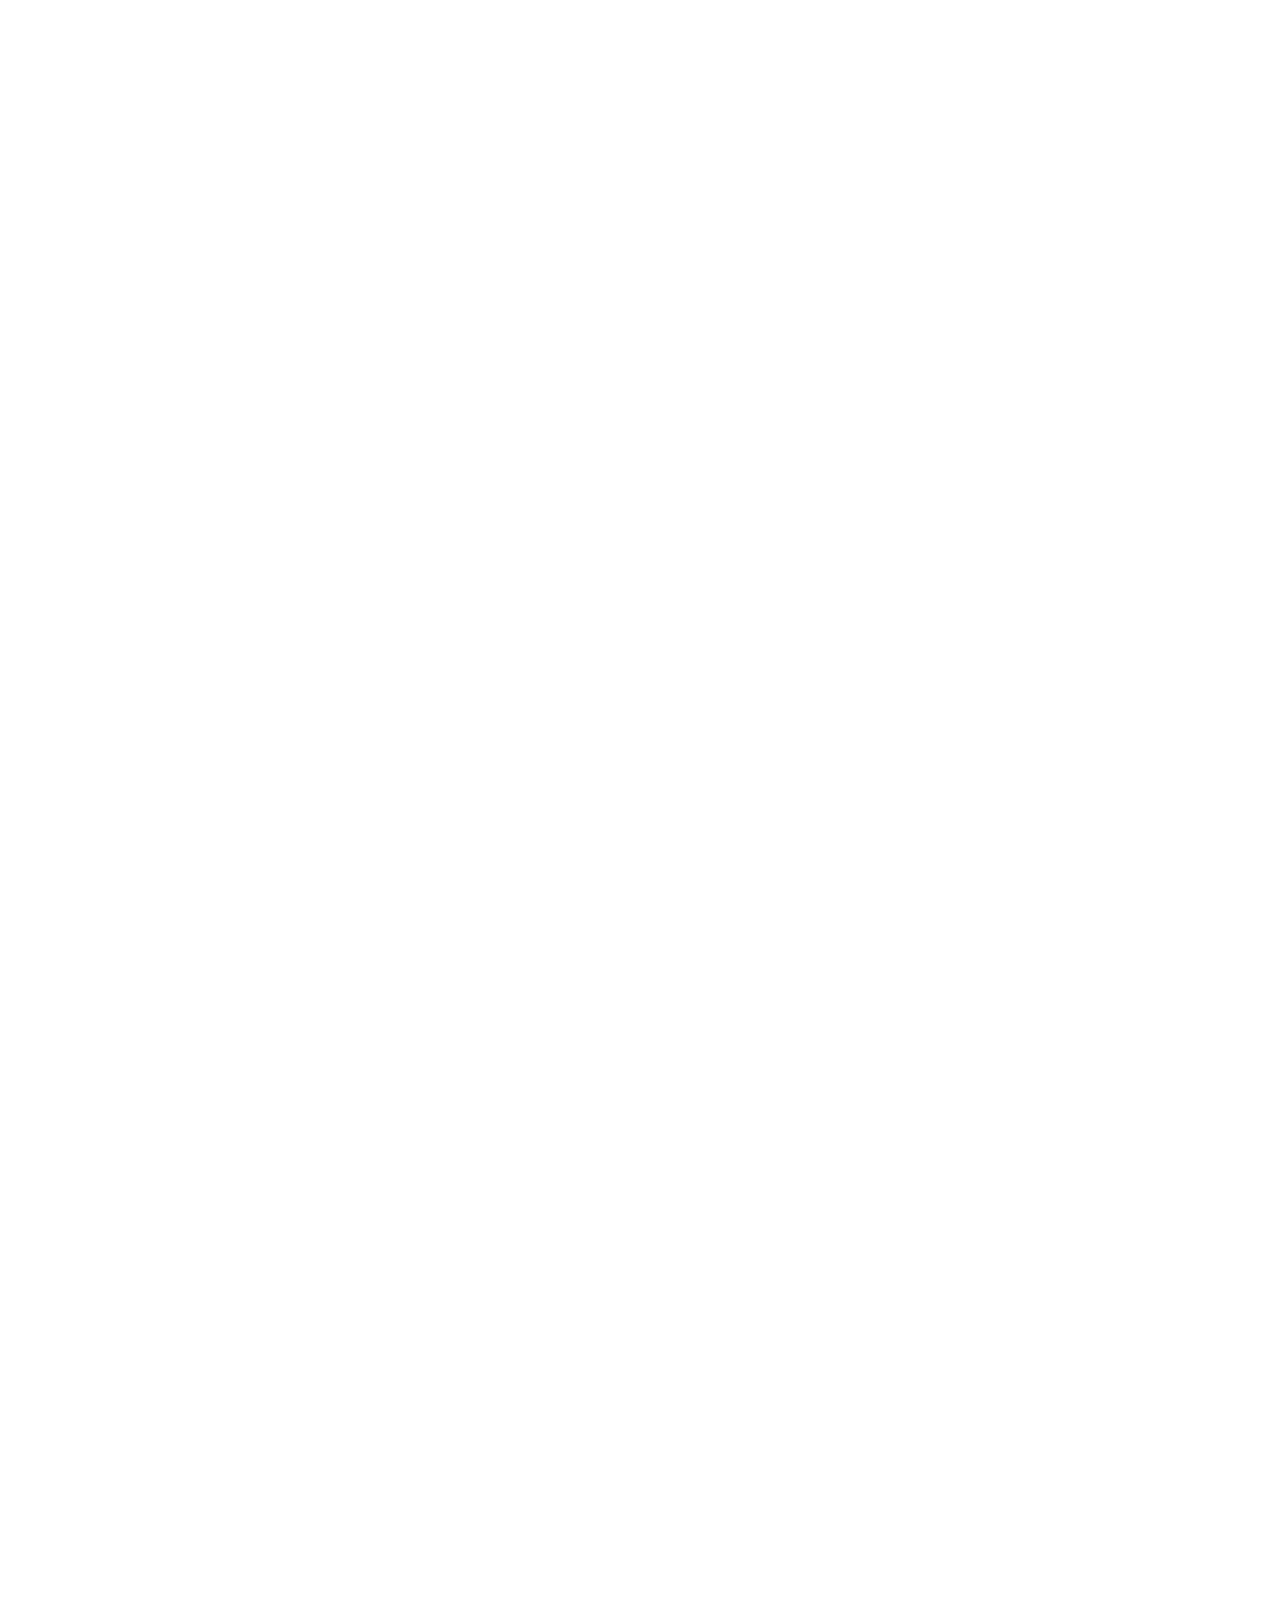
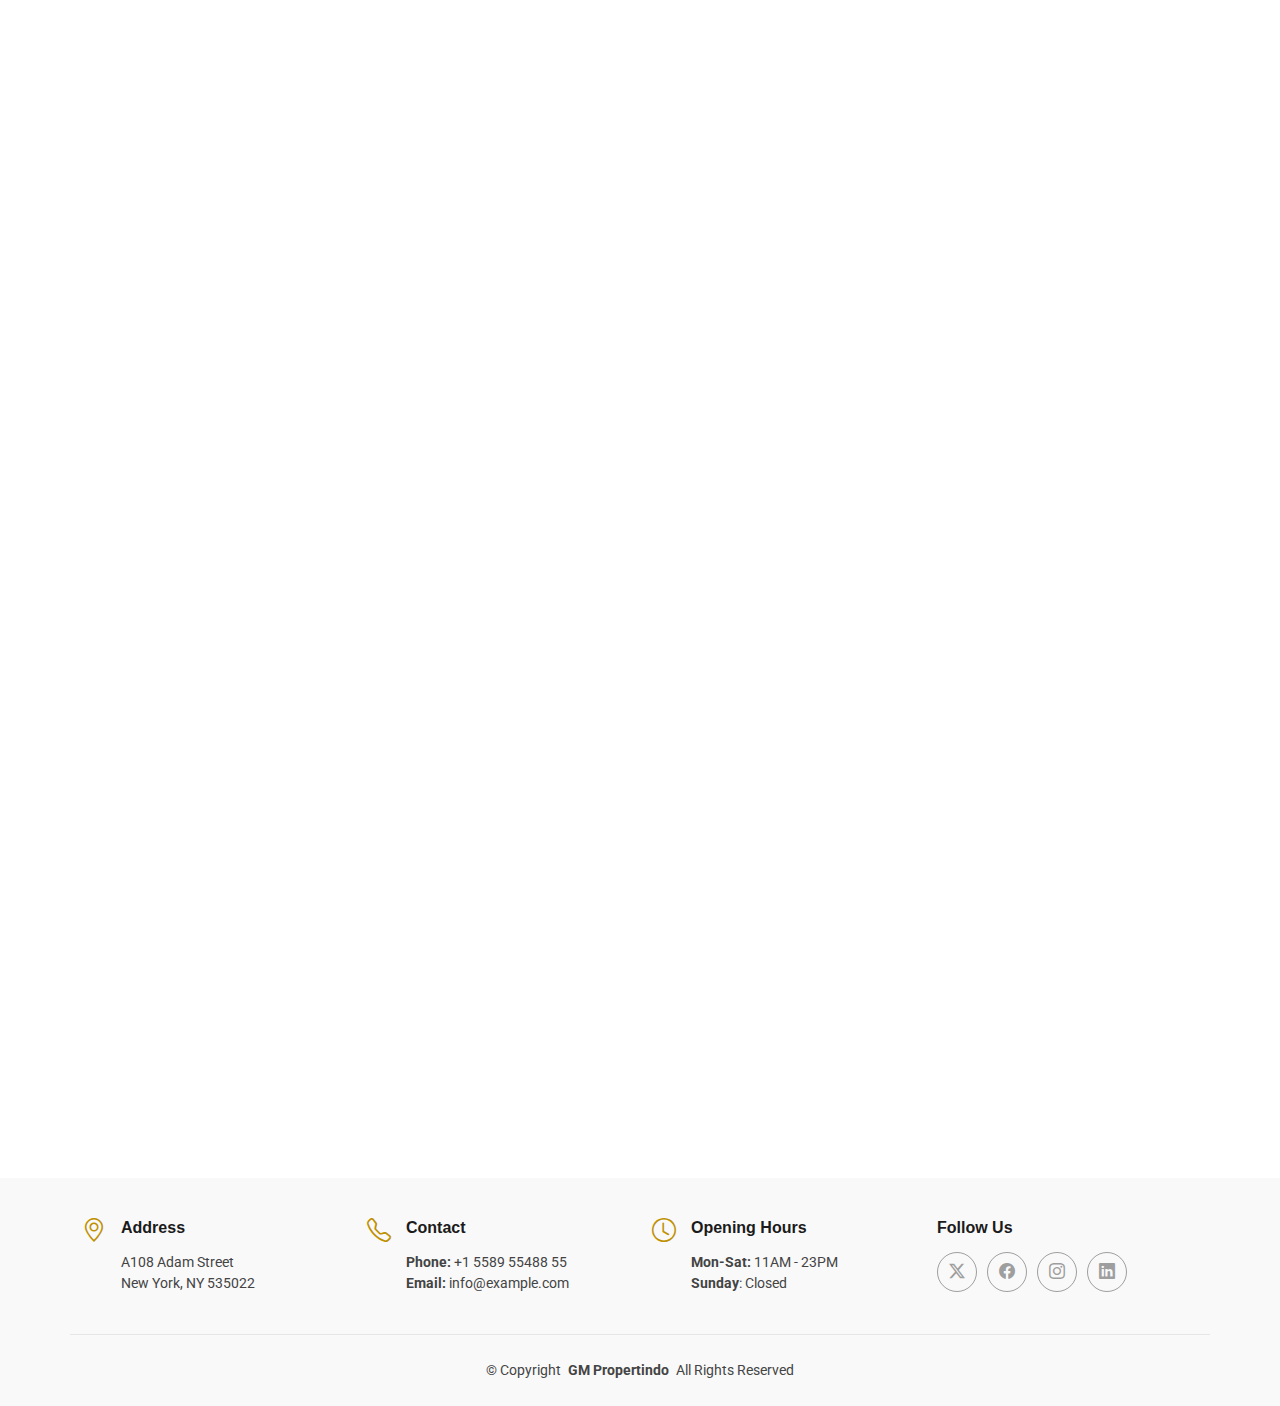
<file: artikel-02.html>
<!DOCTYPE html>
<html lang="en">

<head>
  <meta charset="utf-8">
  <meta content="width=device-width, initial-scale=1.0" name="viewport">
  <title>isi dengan meta title</title>
  <meta name="description" content="isi dengan meta description">
  <meta name="keywords" content="isi dengan meta keywords">

  <!-- Favicons -->
  <link href="assets/img/favicon.png" rel="icon">
  <link href="assets/img/apple-touch-icon.png" rel="apple-touch-icon">

  <!-- Fonts -->
  <link href="https://fonts.googleapis.com" rel="preconnect">
  <link href="https://fonts.gstatic.com" rel="preconnect" crossorigin>
  <link href="https://fonts.googleapis.com/css2?family=Roboto:ital,wght@0,100;0,300;0,400;0,500;0,700;0,900;1,100;1,300;1,400;1,500;1,700;1,900&family=Poppins:ital,wght@0,100;0,200;0,300;0,400;0,500;0,600;0,700;0,800;0,900;1,100;1,200;1,300;1,400;1,500;1,600;1,700;1,800;1,900&display=swap" rel="stylesheet">

  <!-- Vendor CSS Files -->
  <link href="assets/vendor/bootstrap/css/bootstrap.min.css" rel="stylesheet">
  <link href="assets/vendor/bootstrap-icons/bootstrap-icons.css" rel="stylesheet">
  <link href="assets/vendor/aos/aos.css" rel="stylesheet">
  <link href="assets/vendor/fontawesome-free/css/all.min.css" rel="stylesheet">
  <link href="assets/vendor/swiper/swiper-bundle.min.css" rel="stylesheet">
  <link href="assets/vendor/glightbox/css/glightbox.min.css" rel="stylesheet">

  <!-- Main CSS File -->
  <link href="assets/css/main.css" rel="stylesheet">

</head>

<body class="artikel-02-page">

  <header id="header" class="header d-flex align-items-center sticky-top">
    <div class="container-fluid container-xl position-relative d-flex align-items-center justify-content-between">

      <a href="index.html" class="logo d-flex align-items-center">
        <!-- Uncomment the line below if you also wish to use an image logo -->
        <!-- <img src="assets/img/logo.webp" alt=""> -->
        <h1 class="sitename">GM <span>Propertindo</span></h1>
      </a>

      <nav id="navmenu" class="navmenu">
        <ul>
          <li><a href="index.html">Home</a></li>
          <li><a href="about.html">About</a></li>
          <li><a href="services.html">Services</a></li>
          <li><a href="properties.html">Properties</a></li>
          <li><a href="agents.html">Agents</a></li>
          <li class="dropdown"><a href="#"><span>Dropdown</span> <i class="bi bi-chevron-down toggle-dropdown"></i></a>
            <ul>
              <li><a href="#">Dropdown 1</a></li>
              <li class="dropdown"><a href="#"><span>Deep Dropdown</span> <i class="bi bi-chevron-down toggle-dropdown"></i></a>
                <ul>
                  <li><a href="#">Deep Dropdown 1</a></li>
                  <li><a href="#">Deep Dropdown 2</a></li>
                  <li><a href="#">Deep Dropdown 3</a></li>
                  <li><a href="#">Deep Dropdown 4</a></li>
                  <li><a href="#">Deep Dropdown 5</a></li>
                </ul>
              </li>
              <li><a href="#">Dropdown 2</a></li>
              <li><a href="#">Dropdown 3</a></li>
              <li><a href="#">Dropdown 4</a></li>
            </ul>
          </li>
          <li><a href="contact.html">Contact</a></li>
        </ul>
        <i class="mobile-nav-toggle d-xl-none bi bi-list"></i>
      </nav>

    </div>
  </header>

  <main class="main">

    <!-- Page Title -->
    <div class="page-title light-background">
      <div class="container">
        <nav class="breadcrumbs">
          <ol>
            <li><a href="index.html">Home</a></li>
            <li class="current">Artikel 02</li>
          </ol>
        </nav>
        <h1>Artikel 02</h1>
      </div>
    </div><!-- End Page Title -->

    <!-- Blog Details 2 Section -->
    <section id="blog-details-2" class="blog-details-2 section">
      <div class="container" data-aos="fade-up">

        <article class="article">

          <div class="hero-img" data-aos="zoom-in">
            <img src="assets/img/blog/blog-post-3.webp" alt="Featured blog image" class="img-fluid" loading="lazy">
            <div class="meta-overlay">
              <div class="meta-categories">
                <a href="#" class="category">Web Development</a>
                <span class="divider">•</span>
                <span class="reading-time"><i class="bi bi-clock"></i> 6 min read</span>
              </div>
            </div>
          </div>

          <div class="article-content" data-aos="fade-up" data-aos-delay="100">
            <div class="content-header">
              <h1 class="title">Modern Web Development: Best Practices and Future Trends for 2025</h1>

              <div class="author-info">
                <div class="author-details">
                  <img src="assets/img/person/person-f-8.webp" alt="Author" class="author-img">
                  <div class="info">
                    <h4>Michael Chen</h4>
                    <span class="role">Senior Web Developer</span>
                  </div>
                </div>
                <div class="post-meta">
                  <span class="date"><i class="bi bi-calendar3"></i> Mar 15, 2025</span>
                  <span class="divider">•</span>
                  <span class="comments"><i class="bi bi-chat-text"></i> 18 Comments</span>
                </div>
              </div>
            </div>

            <div class="content">
              <p class="lead">
                The landscape of web development continues to evolve at an unprecedented pace, bringing new technologies, frameworks, and methodologies that reshape how we build modern web applications.
              </p>

              <p>
                As we delve into 2025, the web development ecosystem has transformed dramatically, introducing innovative approaches to building faster, more secure, and highly engaging web experiences. This comprehensive guide explores the latest trends and best practices that are defining the future of web development.
              </p>

              <div class="content-image right-aligned">
                <img src="assets/img/blog/blog-hero-2.webp" class="img-fluid" alt="Modern web development tools" loading="lazy">
                <figcaption>Modern development environments emphasize collaboration and efficiency</figcaption>
              </div>

              <h2>The Rise of Web Components</h2>
              <p>
                Web Components have become increasingly crucial in modern web development, offering a standardized way to create reusable custom elements. Key advantages include:
              </p>
              <ul>
                <li>Enhanced code reusability across different frameworks</li>
                <li>Better encapsulation of functionality</li>
                <li>Improved maintenance and scalability</li>
                <li>Framework-agnostic component development</li>
              </ul>

              <div class="highlight-box">
                <h3>Key Trends in 2025</h3>
                <ul class="trend-list">
                  <li>
                    <i class="bi bi-lightning-charge"></i>
                    <span>Edge Computing and Serverless Architecture</span>
                  </li>
                  <li>
                    <i class="bi bi-shield-check"></i>
                    <span>Enhanced Security Measures</span>
                  </li>
                  <li>
                    <i class="bi bi-phone"></i>
                    <span>Progressive Web Apps (PWAs)</span>
                  </li>
                </ul>
              </div>

              <h2>Performance Optimization</h2>
              <p>
                Performance remains a critical factor in web development, with an increasing focus on Core Web Vitals and user experience metrics. Modern applications must be optimized for both speed and efficiency.
              </p>

              <blockquote>
                <p>
                  "The future of web development lies not just in writing code, but in creating seamless, accessible, and performant experiences that work for everyone, everywhere."
                </p>
                <cite>Emily Thompson, Web Performance Architect</cite>
              </blockquote>

              <div class="content-grid">
                <div class="row g-4">
                  <div class="col-md-6">
                    <div class="info-card">
                      <i class="bi bi-speedometer2"></i>
                      <h4>Performance Metrics</h4>
                      <p>Focus on Core Web Vitals and user-centric performance metrics for better search rankings and user experience.</p>
                    </div>
                  </div>
                  <div class="col-md-6">
                    <div class="info-card">
                      <i class="bi bi-universal-access"></i>
                      <h4>Accessibility</h4>
                      <p>Implementing WCAG guidelines and ensuring web applications are accessible to all users across different devices.</p>
                    </div>
                  </div>
                </div>
              </div>

              <h2>Looking Forward</h2>
              <p>
                As we continue through 2025, web development practices will further evolve, embracing new technologies while maintaining a strong foundation in performance, accessibility, and user experience. Staying updated with these trends and best practices is crucial for developers looking to build modern, scalable web applications.
              </p>
            </div>

            <div class="meta-bottom">
              <div class="tags-section">
                <h4>Related Topics</h4>
                <div class="tags">
                  <a href="#" class="tag">Web Development</a>
                  <a href="#" class="tag">Performance</a>
                  <a href="#" class="tag">Best Practices</a>
                  <a href="#" class="tag">Trends</a>
                  <a href="#" class="tag">2025</a>
                </div>
              </div>

              <div class="share-section">
                <h4>Share Article</h4>
                <div class="social-links">
                  <a href="#" class="twitter"><i class="bi bi-twitter-x"></i></a>
                  <a href="#" class="facebook"><i class="bi bi-facebook"></i></a>
                  <a href="#" class="linkedin"><i class="bi bi-linkedin"></i></a>
                  <a href="#" class="copy-link" title="Copy Link"><i class="bi bi-link-45deg"></i></a>
                </div>
              </div>
            </div>
          </div>

        </article>

      </div>
    </section><!-- /Blog Details 2 Section -->

    <!-- Blog Section 2 Section -->
    <section id="blog-section-2" class="blog-section-2 section">

      <!-- Section Title -->
      <div class="container section-title" data-aos="fade-up">
        <h2>Related Post</h2>
        <p>Necessitatibus eius consequatur ex aliquid fuga eum quidem sint consectetur velit</p>
      </div><!-- End Section Title -->

      <div class="container" data-aos="fade-up" data-aos-delay="100">

        <div class="row g-4">

          <div class="col-xl-7" data-aos="fade-up" data-aos-delay="100">
            <article class="post-card post-card-large">
              <div class="post-image">
                <img src="assets/img/blog/blog-post-1.webp" class="img-fluid" alt="Blog Image">
              </div>

              <div class="post-content">
                <div class="post-meta">
                  <div class="author">
                    <i class="bi bi-person"></i>
                    <span>Allisa Mayer</span>
                  </div>
                  <div class="date">
                    <i class="bi bi-calendar"></i>
                    <span>May 11, 2024</span>
                  </div>
                  <div class="comments">
                    <i class="bi bi-chat"></i>
                    <span>Comments</span>
                  </div>
                </div>

                <h3 class="post-title"><a href="blog-details.html">Sed ut perspiciatis unde omnis iste natus error sit voluptatem.</a></h3>
                <p class="post-excerpt">Nemo enim ipsam voluptatem quia voluptas sit aspernatur aut odit aut fugit, sed quia consequuntur magni dolores eos qui ratione.</p>
                <a href="#" class="read-more">Read More</a>
              </div>
            </article>
          </div>

          <div class="col-xl-5">
            <div class="row g-4">
              <div class="col-12" data-aos="fade-up" data-aos-delay="200">
                <article class="post-card post-card-horizontal">
                  <div class="row g-0">
                    <div class="col-md-4 col-12">
                      <div class="post-image">
                        <img src="assets/img/blog/blog-post-2.webp" class="img-fluid" alt="Blog Image">
                      </div>
                    </div>

                    <div class="col-md-8 col-12">
                      <div class="post-content">
                        <div class="post-meta">
                          <div class="author">
                            <i class="bi bi-person"></i>
                            <span>Allisa Mayer</span>
                          </div>
                          <div class="date">
                            <i class="bi bi-calendar"></i>
                            <span>June 22, 2024</span>
                          </div>
                        </div>

                        <h3 class="post-title"><a href="blog-details.html">At vero eos et accusamus et iusto odio dignissimos.</a></h3>
                        <p class="post-excerpt">Ducimus qui blanditiis praesentium voluptatum deleniti atque corrupti quos dolores et quas molestias.</p>
                        <a href="#" class="read-more">Read More</a>
                      </div>
                    </div>
                  </div>
                </article>
              </div><!-- End Post Item Card -->

              <div class="col-12" data-aos="fade-up" data-aos-delay="300">
                <article class="post-card post-card-horizontal">
                  <div class="row g-0">
                    <div class="col-md-4 col-12">
                      <div class="post-image">
                        <img src="assets/img/blog/blog-post-3.webp" class="img-fluid" alt="Blog Image">
                      </div>
                    </div>

                    <div class="col-md-8 col-12">
                      <div class="post-content">
                        <div class="post-meta">
                          <div class="author">
                            <i class="bi bi-person"></i>
                            <span>Allisa Mayer</span>
                          </div>
                          <div class="date">
                            <i class="bi bi-calendar"></i>
                            <span>July 11, 2024</span>
                          </div>
                        </div>

                        <h3 class="post-title"><a href="blog-details.html">Nam libero tempore, cum soluta nobis est eligendi.</a></h3>
                        <p class="post-excerpt">Et harum quidem rerum facilis est et expedita distinctio nam libero tempore, cum soluta nobis.</p>
                        <a href="#" class="read-more">Read More</a>
                      </div>
                    </div>
                  </div>
                </article>
              </div><!-- End Post Item Card -->

              <div class="col-12" data-aos="fade-up" data-aos-delay="400">
                <article class="post-card post-card-horizontal">
                  <div class="row g-0">
                    <div class="col-md-4 col-12">
                      <div class="post-image">
                        <img src="assets/img/blog/blog-post-4.webp" class="img-fluid" alt="Blog Image">
                      </div>
                    </div>

                    <div class="col-md-8 col-12">
                      <div class="post-content">
                        <div class="post-meta">
                          <div class="author">
                            <i class="bi bi-person"></i>
                            <span>Allisa Mayer</span>
                          </div>
                          <div class="date">
                            <i class="bi bi-calendar"></i>
                            <span>August 18, 2024</span>
                          </div>
                        </div>

                        <h3 class="post-title"><a href="blog-details.html">Nam libero tempore, cum soluta nobis est eligendi.</a></h3>
                        <p class="post-excerpt">Et harum quidem rerum facilis est et expedita distinctio nam libero tempore, cum soluta nobis.</p>
                        <a href="#" class="read-more">Read More</a>
                      </div>
                    </div>
                  </div>
                </article>
              </div><!-- End Post Item Card -->

            </div>
          </div>

        </div>

      </div>

    </section><!-- /Blog Section 2 Section -->

  </main>

  <footer id="footer" class="footer light-background">

    <div class="container">
      <div class="row gy-3">
        <div class="col-lg-3 col-md-6 d-flex">
          <i class="bi bi-geo-alt icon"></i>
          <div class="address">
            <h4>Address</h4>
            <p>A108 Adam Street</p>
            <p>New York, NY 535022</p>
            <p></p>
          </div>

        </div>

        <div class="col-lg-3 col-md-6 d-flex">
          <i class="bi bi-telephone icon"></i>
          <div>
            <h4>Contact</h4>
            <p>
              <strong>Phone:</strong> <span>+1 5589 55488 55</span><br>
              <strong>Email:</strong> <span>info@example.com</span><br>
            </p>
          </div>
        </div>

        <div class="col-lg-3 col-md-6 d-flex">
          <i class="bi bi-clock icon"></i>
          <div>
            <h4>Opening Hours</h4>
            <p>
              <strong>Mon-Sat:</strong> <span>11AM - 23PM</span><br>
              <strong>Sunday</strong>: <span>Closed</span>
            </p>
          </div>
        </div>

        <div class="col-lg-3 col-md-6">
          <h4>Follow Us</h4>
          <div class="social-links d-flex">
            <a href="#" class="twitter"><i class="bi bi-twitter-x"></i></a>
            <a href="#" class="facebook"><i class="bi bi-facebook"></i></a>
            <a href="#" class="instagram"><i class="bi bi-instagram"></i></a>
            <a href="#" class="linkedin"><i class="bi bi-linkedin"></i></a>
          </div>
        </div>

      </div>
    </div>

    <div class="container copyright text-center mt-4">
      <p>© <span>Copyright</span> <strong class="px-1 sitename">GM Propertindo</strong> <span>All Rights Reserved</span></p>

    </div>

  </footer>

  <!-- Scroll Top -->
  <a href="#" id="scroll-top" class="scroll-top d-flex align-items-center justify-content-center"><i class="bi bi-arrow-up-short"></i></a>

  <!-- Preloader -->
  <div id="preloader"></div>

  <!-- Vendor JS Files -->
  <script src="assets/vendor/bootstrap/js/bootstrap.bundle.min.js"></script>
  <script src="assets/vendor/php-email-form/validate.js"></script>
  <script src="assets/vendor/aos/aos.js"></script>
  <script src="assets/vendor/purecounter/purecounter_vanilla.js"></script>
  <script src="assets/vendor/swiper/swiper-bundle.min.js"></script>
  <script src="assets/vendor/imagesloaded/imagesloaded.pkgd.min.js"></script>
  <script src="assets/vendor/isotope-layout/isotope.pkgd.min.js"></script>
  <script src="assets/vendor/glightbox/js/glightbox.min.js"></script>

  <!-- Main JS File -->
  <script src="assets/js/main.js"></script>

</body>

</html>
</file>
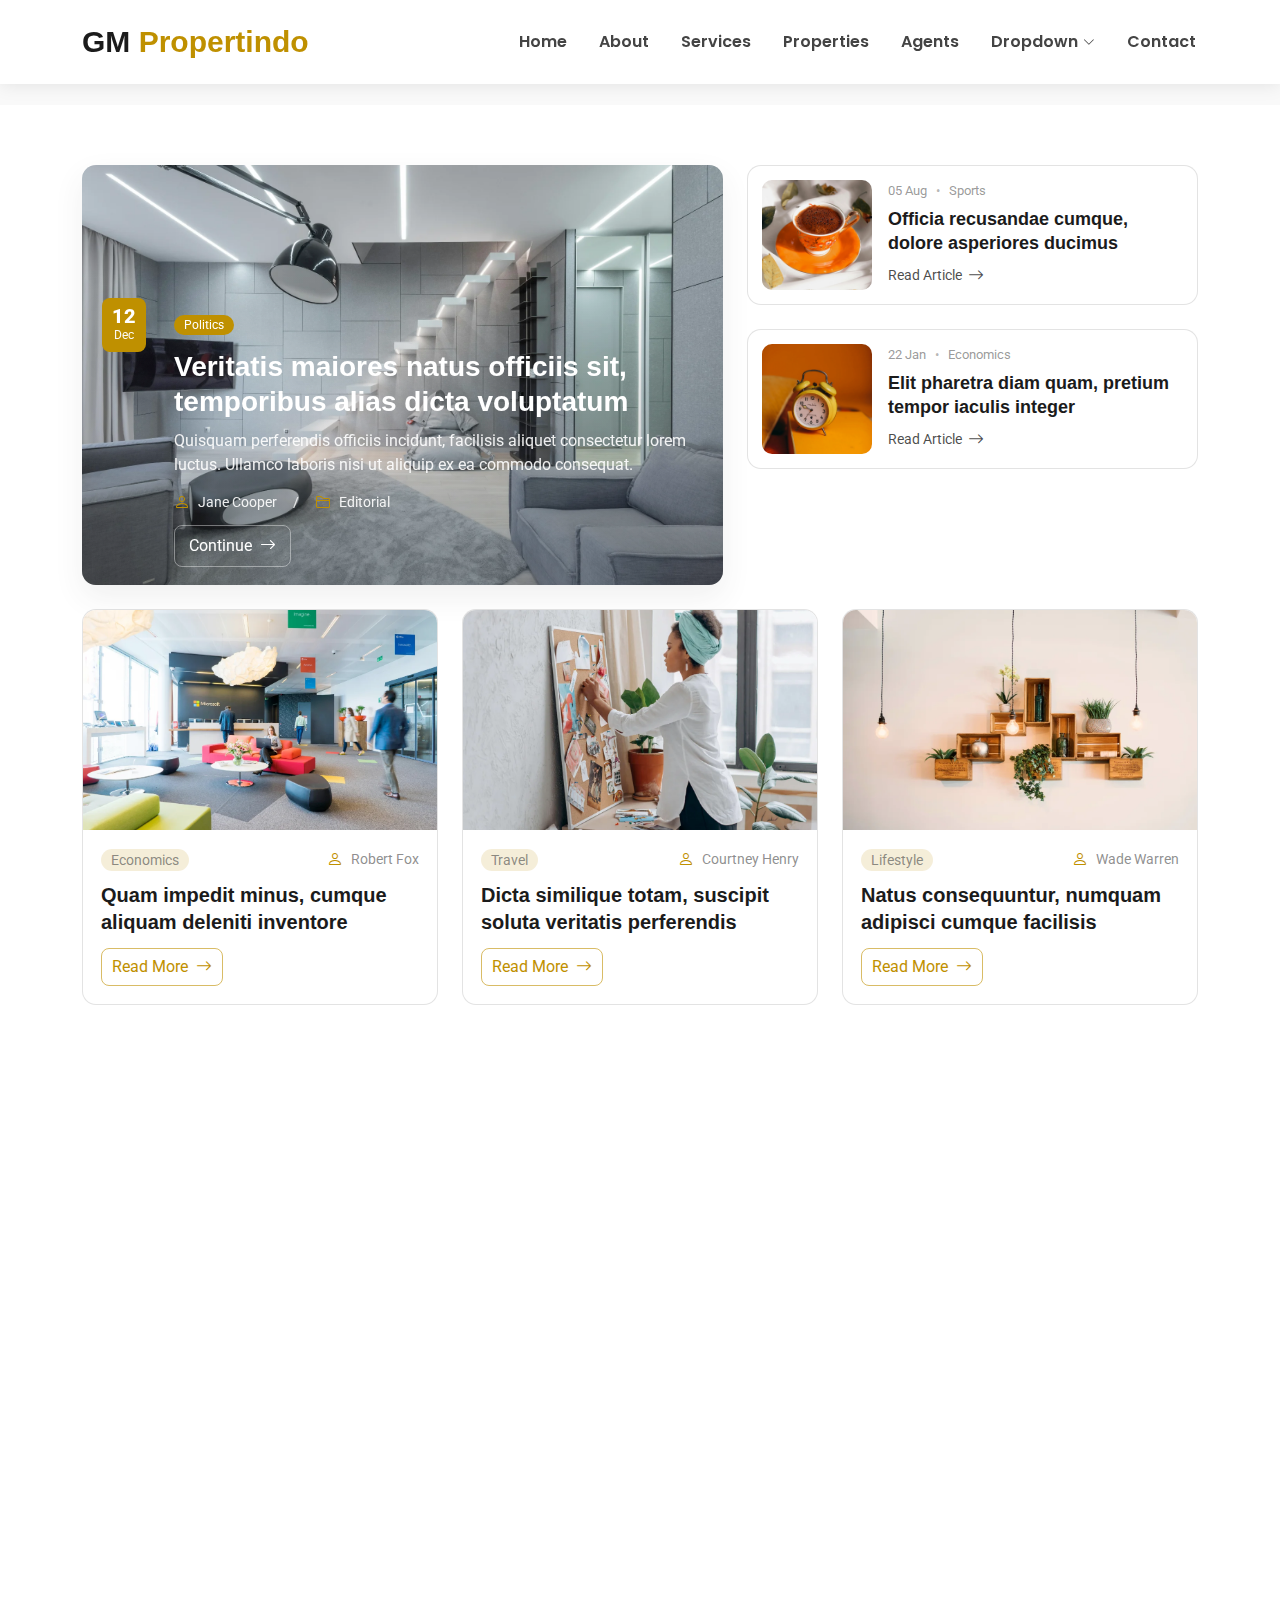
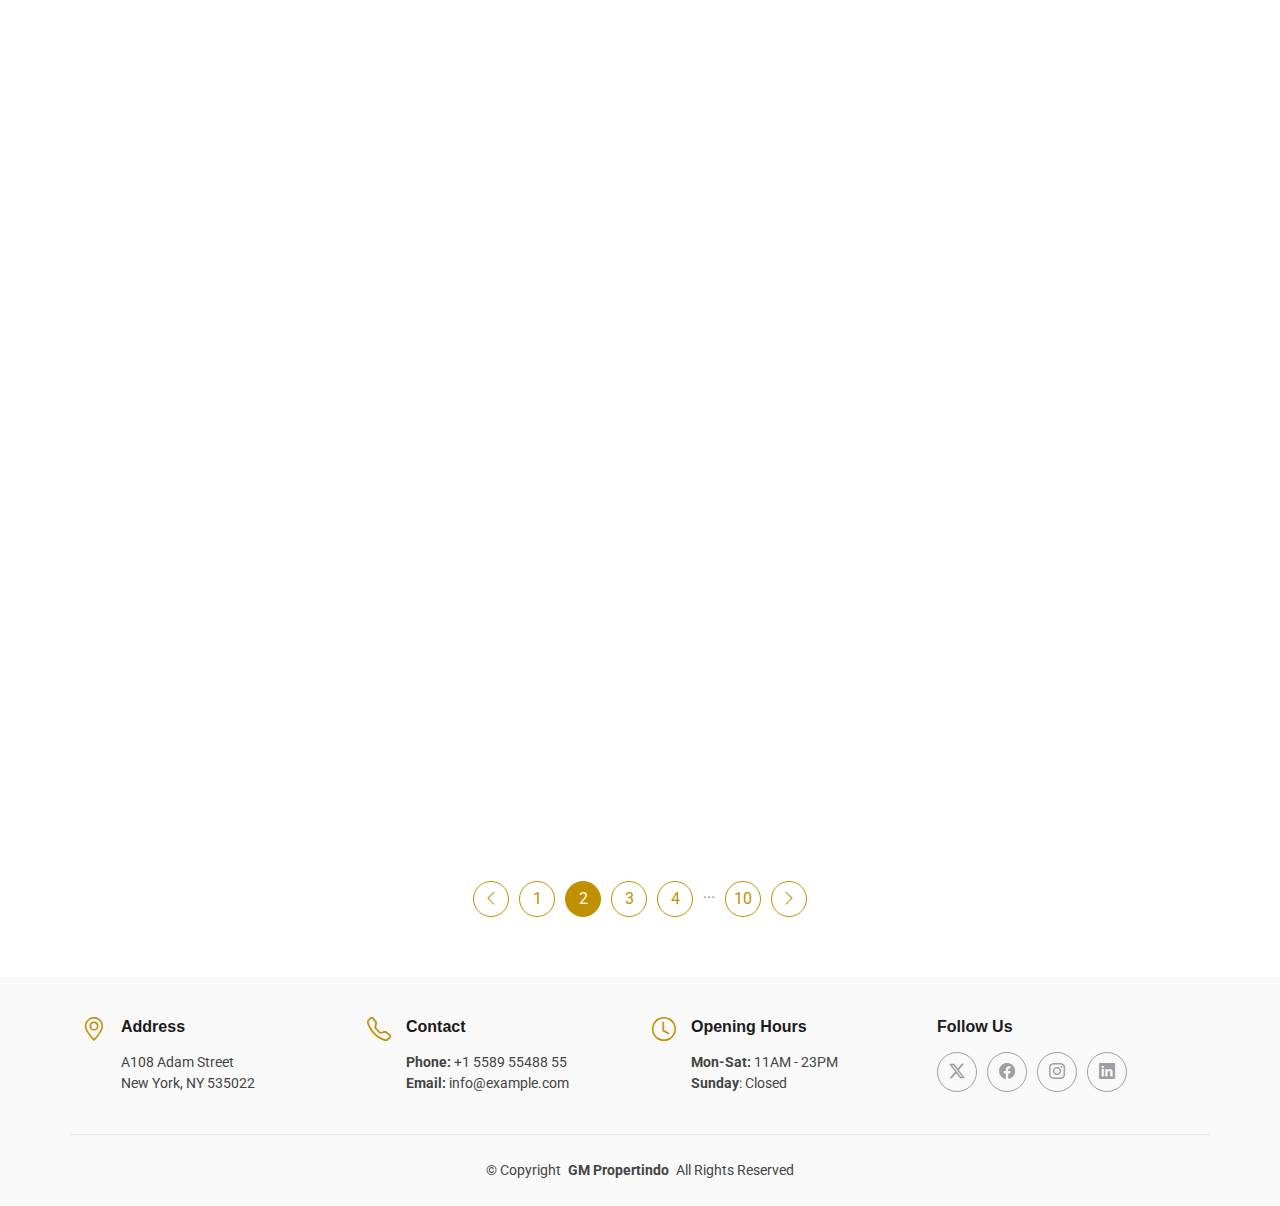
<file: blog.html>
<!DOCTYPE html>
<html lang="en">

<head>
  <meta charset="utf-8">
  <meta content="width=device-width, initial-scale=1.0" name="viewport">
  <title>Blog - real estate 14 Agustus</title>
  <meta name="description" content="">
  <meta name="keywords" content="">

  <!-- Favicons -->
  <link href="assets/img/favicon.png" rel="icon">
  <link href="assets/img/apple-touch-icon.png" rel="apple-touch-icon">

  <!-- Fonts -->
  <link href="https://fonts.googleapis.com" rel="preconnect">
  <link href="https://fonts.gstatic.com" rel="preconnect" crossorigin>
  <link href="https://fonts.googleapis.com/css2?family=Roboto:ital,wght@0,100;0,300;0,400;0,500;0,700;0,900;1,100;1,300;1,400;1,500;1,700;1,900&family=Poppins:ital,wght@0,100;0,200;0,300;0,400;0,500;0,600;0,700;0,800;0,900;1,100;1,200;1,300;1,400;1,500;1,600;1,700;1,800;1,900&display=swap" rel="stylesheet">

  <!-- Vendor CSS Files -->
  <link href="assets/vendor/bootstrap/css/bootstrap.min.css" rel="stylesheet">
  <link href="assets/vendor/bootstrap-icons/bootstrap-icons.css" rel="stylesheet">
  <link href="assets/vendor/aos/aos.css" rel="stylesheet">
  <link href="assets/vendor/fontawesome-free/css/all.min.css" rel="stylesheet">
  <link href="assets/vendor/swiper/swiper-bundle.min.css" rel="stylesheet">
  <link href="assets/vendor/glightbox/css/glightbox.min.css" rel="stylesheet">

  <!-- Main CSS File -->
  <link href="assets/css/main.css" rel="stylesheet">

</head>

<body class="blog-page">

  <header id="header" class="header d-flex align-items-center fixed-top">
    <div class="container-fluid container-xl position-relative d-flex align-items-center justify-content-between">

      <a href="index.html" class="logo d-flex align-items-center">
        <!-- Uncomment the line below if you also wish to use an image logo -->
        <!-- <img src="assets/img/logo.webp" alt=""> -->
        <h1 class="sitename">GM <span>Propertindo</span></h1>
      </a>

      <nav id="navmenu" class="navmenu">
        <ul>
          <li><a href="index.html">Home</a></li>
          <li><a href="about.html">About</a></li>
          <li><a href="services.html">Services</a></li>
          <li><a href="properties.html">Properties</a></li>
          <li><a href="agents.html">Agents</a></li>
          <li class="dropdown"><a href="#"><span>Dropdown</span> <i class="bi bi-chevron-down toggle-dropdown"></i></a>
            <ul>
              <li><a href="#">Dropdown 1</a></li>
              <li class="dropdown"><a href="#"><span>Deep Dropdown</span> <i class="bi bi-chevron-down toggle-dropdown"></i></a>
                <ul>
                  <li><a href="#">Deep Dropdown 1</a></li>
                  <li><a href="#">Deep Dropdown 2</a></li>
                  <li><a href="#">Deep Dropdown 3</a></li>
                  <li><a href="#">Deep Dropdown 4</a></li>
                  <li><a href="#">Deep Dropdown 5</a></li>
                </ul>
              </li>
              <li><a href="#">Dropdown 2</a></li>
              <li><a href="#">Dropdown 3</a></li>
              <li><a href="#">Dropdown 4</a></li>
            </ul>
          </li>
          <li><a href="contact.html">Contact</a></li>
        </ul>
        <i class="mobile-nav-toggle d-xl-none bi bi-list"></i>
      </nav>

    </div>
  </header>

  <main class="main">

    <!-- Page Title -->
    <div class="page-title light-background">
      <div class="container">
        <nav class="breadcrumbs">
          <ol>
            <li><a href="index.html">Home</a></li>
            <li class="current">Blog</li>
          </ol>
        </nav>
        <h1>Blog</h1>
      </div>
    </div><!-- End Page Title -->

    <!-- Blog Posts Section -->
    <section id="blog-posts" class="blog-posts section">

      <div class="container" data-aos="fade-up" data-aos-delay="100">

        <div class="row gy-4 align-items-stretch">

          <div class="col-lg-7" data-aos="zoom-in" data-aos-delay="150">
            <article class="featured-post position-relative h-100">
              <figure class="featured-media m-0">
                <img src="assets/img/blog/blog-hero-4.webp" alt="Featured post image" class="img-fluid w-100" loading="lazy">
              </figure>

              <div class="featured-content">
                <div class="date-badge">
                  <span class="day">12</span>
                  <span class="mon">Dec</span>
                </div>

                <span class="cat-badge inverse">Politics</span>

                <h3 class="title">Veritatis maiores natus officiis sit, temporibus alias dicta voluptatum</h3>
                <p class="excerpt d-none d-md-block">Quisquam perferendis officiis incidunt, facilisis aliquet consectetur lorem luctus. Ullamco laboris nisi ut aliquip ex ea commodo consequat.</p>

                <div class="meta d-flex align-items-center gap-3">
                  <div class="d-flex align-items-center">
                    <i class="bi bi-person"></i><span class="ps-2">Jane Cooper</span>
                  </div>
                  <span class="sep">/</span>
                  <div class="d-flex align-items-center">
                    <i class="bi bi-folder2"></i><span class="ps-2">Editorial</span>
                  </div>
                </div>

                <a href="blog-details.html" class="readmore stretched-link"><span>Continue</span><i class="bi bi-arrow-right"></i></a>
              </div>
            </article>
          </div><!-- End Featured Post -->

          <div class="col-lg-5">
            <div class="row gy-4">
              <div class="col-12" data-aos="fade-left" data-aos-delay="200">
                <article class="compact-post h-100">
                  <div class="thumb">
                    <img src="assets/img/blog/blog-post-square-2.webp" class="img-fluid" alt="Post thumbnail" loading="lazy">
                  </div>
                  <div class="content">
                    <div class="meta">
                      <span class="date">05 Aug</span>
                      <span class="dot">•</span>
                      <span class="category">Sports</span>
                    </div>
                    <h4 class="title">Officia recusandae cumque, dolore asperiores ducimus</h4>
                    <a href="blog-details.html" class="readmore"><span>Read Article</span><i class="bi bi-arrow-right"></i></a>
                  </div>
                </article>
              </div><!-- End Compact Post -->

              <div class="col-12" data-aos="fade-left" data-aos-delay="300">
                <article class="compact-post h-100">
                  <div class="thumb">
                    <img src="assets/img/blog/blog-post-square-5.webp" class="img-fluid" alt="Post thumbnail" loading="lazy">
                  </div>
                  <div class="content">
                    <div class="meta">
                      <span class="date">22 Jan</span>
                      <span class="dot">•</span>
                      <span class="category">Economics</span>
                    </div>
                    <h4 class="title">Elit pharetra diam quam, pretium tempor iaculis integer</h4>
                    <a href="blog-details.html" class="readmore"><span>Read Article</span><i class="bi bi-arrow-right"></i></a>
                  </div>
                </article>
              </div><!-- End Compact Post -->
            </div>
          </div><!-- End Right Column -->

          <div class="col-lg-4" data-aos="fade-up" data-aos-delay="200">
            <article class="card-post h-100">
              <div class="post-img position-relative overflow-hidden">
                <img src="assets/img/blog/blog-post-2.webp" class="img-fluid w-100" alt="Post image" loading="lazy">
              </div>
              <div class="content">
                <div class="meta d-flex align-items-center flex-wrap gap-2">
                  <span class="cat-badge">Economics</span>
                  <div class="d-flex align-items-center ms-auto">
                    <i class="bi bi-person"></i><span class="ps-2">Robert Fox</span>
                  </div>
                </div>
                <h3 class="title">Quam impedit minus, cumque aliquam deleniti inventore</h3>
                <a href="blog-details.html" class="readmore"><span>Read More</span><i class="bi bi-arrow-right"></i></a>
              </div>
            </article>
          </div><!-- End Grid Post -->

          <div class="col-lg-4" data-aos="fade-up" data-aos-delay="250">
            <article class="card-post h-100">
              <div class="post-img position-relative overflow-hidden">
                <img src="assets/img/blog/blog-post-4.webp" class="img-fluid w-100" alt="Post image" loading="lazy">
              </div>
              <div class="content">
                <div class="meta d-flex align-items-center flex-wrap gap-2">
                  <span class="cat-badge">Travel</span>
                  <div class="d-flex align-items-center ms-auto">
                    <i class="bi bi-person"></i><span class="ps-2">Courtney Henry</span>
                  </div>
                </div>
                <h3 class="title">Dicta similique totam, suscipit soluta veritatis perferendis</h3>
                <a href="blog-details.html" class="readmore"><span>Read More</span><i class="bi bi-arrow-right"></i></a>
              </div>
            </article>
          </div><!-- End Grid Post -->

          <div class="col-lg-4" data-aos="fade-up" data-aos-delay="300">
            <article class="card-post h-100">
              <div class="post-img position-relative overflow-hidden">
                <img src="assets/img/blog/blog-post-6.webp" class="img-fluid w-100" alt="Post image" loading="lazy">
              </div>
              <div class="content">
                <div class="meta d-flex align-items-center flex-wrap gap-2">
                  <span class="cat-badge">Lifestyle</span>
                  <div class="d-flex align-items-center ms-auto">
                    <i class="bi bi-person"></i><span class="ps-2">Wade Warren</span>
                  </div>
                </div>
                <h3 class="title">Natus consequuntur, numquam adipisci cumque facilisis</h3>
                <a href="blog-details.html" class="readmore"><span>Read More</span><i class="bi bi-arrow-right"></i></a>
              </div>
            </article>
          </div><!-- End Grid Post -->

        </div>

      </div>

    </section><!-- /Blog Posts Section -->

    <!-- Blog Posts 2 Section -->
    <section id="blog-posts-2" class="blog-posts-2 section">

      <div class="container" data-aos="fade-up" data-aos-delay="100">
        <div class="row gy-4">

          <div class="col-lg-4">
            <article class="position-relative h-100">

              <div class="post-img position-relative overflow-hidden">
                <img src="assets/img/blog/blog-post-1.webp" class="img-fluid" alt="">
                <span class="post-date">December 12</span>
              </div>

              <div class="post-content d-flex flex-column">

                <h3 class="post-title">Dolorum optio tempore voluptas dignissimos cumque fuga qui quibusdam quia</h3>

                <div class="meta d-flex align-items-center">
                  <div class="d-flex align-items-center">
                    <i class="bi bi-person"></i> <span class="ps-2">John Doe</span>
                  </div>
                  <span class="px-3 text-black-50">/</span>
                  <div class="d-flex align-items-center">
                    <i class="bi bi-folder2"></i> <span class="ps-2">Politics</span>
                  </div>
                </div>

                <p>
                  Similique neque nam consequuntur ad non maxime aliquam quas. Quibusdam animi praesentium. Aliquam et laboriosam eius aut nostrum quidem aliquid dicta.
                </p>

                <hr>

                <a href="blog-details.html" class="readmore stretched-link"><span>Read More</span><i class="bi bi-arrow-right"></i></a>

              </div>

            </article>
          </div><!-- End post list item -->

          <div class="col-lg-4">
            <article class="position-relative h-100">

              <div class="post-img position-relative overflow-hidden">
                <img src="assets/img/blog/blog-post-2.webp" class="img-fluid" alt="">
                <span class="post-date">March 19</span>
              </div>

              <div class="post-content d-flex flex-column">

                <h3 class="post-title">Nisi magni odit consequatur autem nulla dolorem</h3>

                <div class="meta d-flex align-items-center">
                  <div class="d-flex align-items-center">
                    <i class="bi bi-person"></i> <span class="ps-2">Julia Parker</span>
                  </div>
                  <span class="px-3 text-black-50">/</span>
                  <div class="d-flex align-items-center">
                    <i class="bi bi-folder2"></i> <span class="ps-2">Economics</span>
                  </div>
                </div>

                <p>
                  Incidunt voluptate sit temporibus aperiam. Quia vitae aut sint ullam quis illum voluptatum et. Quo libero rerum voluptatem pariatur nam.
                </p>

                <hr>

                <a href="blog-details.html" class="readmore stretched-link"><span>Read More</span><i class="bi bi-arrow-right"></i></a>

              </div>

            </article>
          </div><!-- End post list item -->

          <div class="col-lg-4">
            <article class="position-relative h-100">

              <div class="post-img position-relative overflow-hidden">
                <img src="assets/img/blog/blog-post-3.webp" class="img-fluid" alt="">
                <span class="post-date">June 24</span>
              </div>

              <div class="post-content d-flex flex-column">

                <h3 class="post-title">Possimus soluta ut id suscipit ea ut. In quo quia et soluta libero sit sint.</h3>

                <div class="meta d-flex align-items-center">
                  <div class="d-flex align-items-center">
                    <i class="bi bi-person"></i> <span class="ps-2">Maria Doe</span>
                  </div>
                  <span class="px-3 text-black-50">/</span>
                  <div class="d-flex align-items-center">
                    <i class="bi bi-folder2"></i> <span class="ps-2">Sports</span>
                  </div>
                </div>

                <p>
                  Aut iste neque ut illum qui perspiciatis similique recusandae non. Fugit autem dolorem labore omnis et. Eum temporibus fugiat voluptate enim tenetur sunt omnis.
                </p>

                <hr>

                <a href="blog-details.html" class="readmore stretched-link"><span>Read More</span><i class="bi bi-arrow-right"></i></a>

              </div>

            </article>
          </div><!-- End post list item -->

          <div class="col-lg-4">
            <article class="position-relative h-100">

              <div class="post-img position-relative overflow-hidden">
                <img src="assets/img/blog/blog-post-4.webp" class="img-fluid" alt="">
                <span class="post-date">August 05</span>
              </div>

              <div class="post-content d-flex flex-column">

                <h3 class="post-title">Non rem rerum nam cum quo minus. Dolor distinctio deleniti explicabo eius exercitationem.</h3>

                <div class="meta d-flex align-items-center">
                  <div class="d-flex align-items-center">
                    <i class="bi bi-person"></i> <span class="ps-2">Maria Doe</span>
                  </div>
                  <span class="px-3 text-black-50">/</span>
                  <div class="d-flex align-items-center">
                    <i class="bi bi-folder2"></i> <span class="ps-2">Sports</span>
                  </div>
                </div>

                <p>
                  Aspernatur rerum perferendis et sint. Voluptates cupiditate voluptas atque quae. Rem veritatis rerum enim et autem. Saepe atque cum eligendi eaque iste omnis a qui.
                </p>

                <hr>

                <a href="blog-details.html" class="readmore stretched-link"><span>Read More</span><i class="bi bi-arrow-right"></i></a>

              </div>

            </article>
          </div><!-- End post list item -->

          <div class="col-lg-4">
            <article class="position-relative h-100">

              <div class="post-img position-relative overflow-hidden">
                <img src="assets/img/blog/blog-post-5.webp" class="img-fluid" alt="">
                <span class="post-date">September 17</span>
              </div>

              <div class="post-content d-flex flex-column">

                <h3 class="post-title">Accusamus quaerat aliquam qui debitis facilis consequatur</h3>

                <div class="meta d-flex align-items-center">
                  <div class="d-flex align-items-center">
                    <i class="bi bi-person"></i> <span class="ps-2">John Parker</span>
                  </div>
                  <span class="px-3 text-black-50">/</span>
                  <div class="d-flex align-items-center">
                    <i class="bi bi-folder2"></i> <span class="ps-2">Politics</span>
                  </div>
                </div>

                <p>
                  In itaque assumenda aliquam voluptatem qui temporibus iusto nisi quia. Autem vitae quas aperiam nesciunt mollitia tempora odio omnis. Ipsa odit sit ut amet necessitatibus. Quo ullam ut corrupti autem consequuntur totam dolorem.
                </p>

                <hr>

                <a href="blog-details.html" class="readmore stretched-link"><span>Read More</span><i class="bi bi-arrow-right"></i></a>

              </div>

            </article>
          </div><!-- End post list item -->

          <div class="col-lg-4">
            <article class="position-relative h-100">

              <div class="post-img position-relative overflow-hidden">
                <img src="assets/img/blog/blog-post-6.webp" class="img-fluid" alt="">
                <span class="post-date">December 07</span>
              </div>

              <div class="post-content d-flex flex-column">

                <h3 class="post-title">Distinctio provident quibusdam numquam aperiam aut</h3>

                <div class="meta d-flex align-items-center">
                  <div class="d-flex align-items-center">
                    <i class="bi bi-person"></i> <span class="ps-2">Julia White</span>
                  </div>
                  <span class="px-3 text-black-50">/</span>
                  <div class="d-flex align-items-center">
                    <i class="bi bi-folder2"></i> <span class="ps-2">Economics</span>
                  </div>
                </div>

                <p>
                  Expedita et temporibus eligendi enim molestiae est architecto praesentium dolores. Illo laboriosam officiis quis. Labore officia quia sit voluptatem nisi est dignissimos totam. Et voluptate et consectetur voluptatem id dolor magni impedit. Omnis dolores sit.
                </p>

                <hr>

                <a href="blog-details.html" class="readmore stretched-link"><span>Read More</span><i class="bi bi-arrow-right"></i></a>

              </div>

            </article>
          </div><!-- End post list item -->

        </div>
      </div>

    </section><!-- /Blog Posts 2 Section -->

    <!-- Pagination 2 Section -->
    <section id="pagination-2" class="pagination-2 section">

      <div class="container">
        <div class="d-flex justify-content-center">
          <ul>
            <li><a href="#"><i class="bi bi-chevron-left"></i></a></li>
            <li><a href="#">1</a></li>
            <li><a href="#" class="active">2</a></li>
            <li><a href="#">3</a></li>
            <li><a href="#">4</a></li>
            <li>...</li>
            <li><a href="#">10</a></li>
            <li><a href="#"><i class="bi bi-chevron-right"></i></a></li>
          </ul>
        </div>
      </div>

    </section><!-- /Pagination 2 Section -->

  </main>

  <footer id="footer" class="footer light-background">

    <div class="container">
      <div class="row gy-3">
        <div class="col-lg-3 col-md-6 d-flex">
          <i class="bi bi-geo-alt icon"></i>
          <div class="address">
            <h4>Address</h4>
            <p>A108 Adam Street</p>
            <p>New York, NY 535022</p>
            <p></p>
          </div>

        </div>

        <div class="col-lg-3 col-md-6 d-flex">
          <i class="bi bi-telephone icon"></i>
          <div>
            <h4>Contact</h4>
            <p>
              <strong>Phone:</strong> <span>+1 5589 55488 55</span><br>
              <strong>Email:</strong> <span>info@example.com</span><br>
            </p>
          </div>
        </div>

        <div class="col-lg-3 col-md-6 d-flex">
          <i class="bi bi-clock icon"></i>
          <div>
            <h4>Opening Hours</h4>
            <p>
              <strong>Mon-Sat:</strong> <span>11AM - 23PM</span><br>
              <strong>Sunday</strong>: <span>Closed</span>
            </p>
          </div>
        </div>

        <div class="col-lg-3 col-md-6">
          <h4>Follow Us</h4>
          <div class="social-links d-flex">
            <a href="#" class="twitter"><i class="bi bi-twitter-x"></i></a>
            <a href="#" class="facebook"><i class="bi bi-facebook"></i></a>
            <a href="#" class="instagram"><i class="bi bi-instagram"></i></a>
            <a href="#" class="linkedin"><i class="bi bi-linkedin"></i></a>
          </div>
        </div>

      </div>
    </div>

    <div class="container copyright text-center mt-4">
      <p>© <span>Copyright</span> <strong class="px-1 sitename">GM Propertindo</strong> <span>All Rights Reserved</span></p>

    </div>

  </footer>

  <!-- Scroll Top -->
  <a href="#" id="scroll-top" class="scroll-top d-flex align-items-center justify-content-center"><i class="bi bi-arrow-up-short"></i></a>

  <!-- Preloader -->
  <div id="preloader"></div>

  <!-- Vendor JS Files -->
  <script src="assets/vendor/bootstrap/js/bootstrap.bundle.min.js"></script>
  <script src="assets/vendor/php-email-form/validate.js"></script>
  <script src="assets/vendor/aos/aos.js"></script>
  <script src="assets/vendor/purecounter/purecounter_vanilla.js"></script>
  <script src="assets/vendor/swiper/swiper-bundle.min.js"></script>
  <script src="assets/vendor/imagesloaded/imagesloaded.pkgd.min.js"></script>
  <script src="assets/vendor/isotope-layout/isotope.pkgd.min.js"></script>
  <script src="assets/vendor/glightbox/js/glightbox.min.js"></script>

  <!-- Main JS File -->
  <script src="assets/js/main.js"></script>

</body>

</html>
</file>
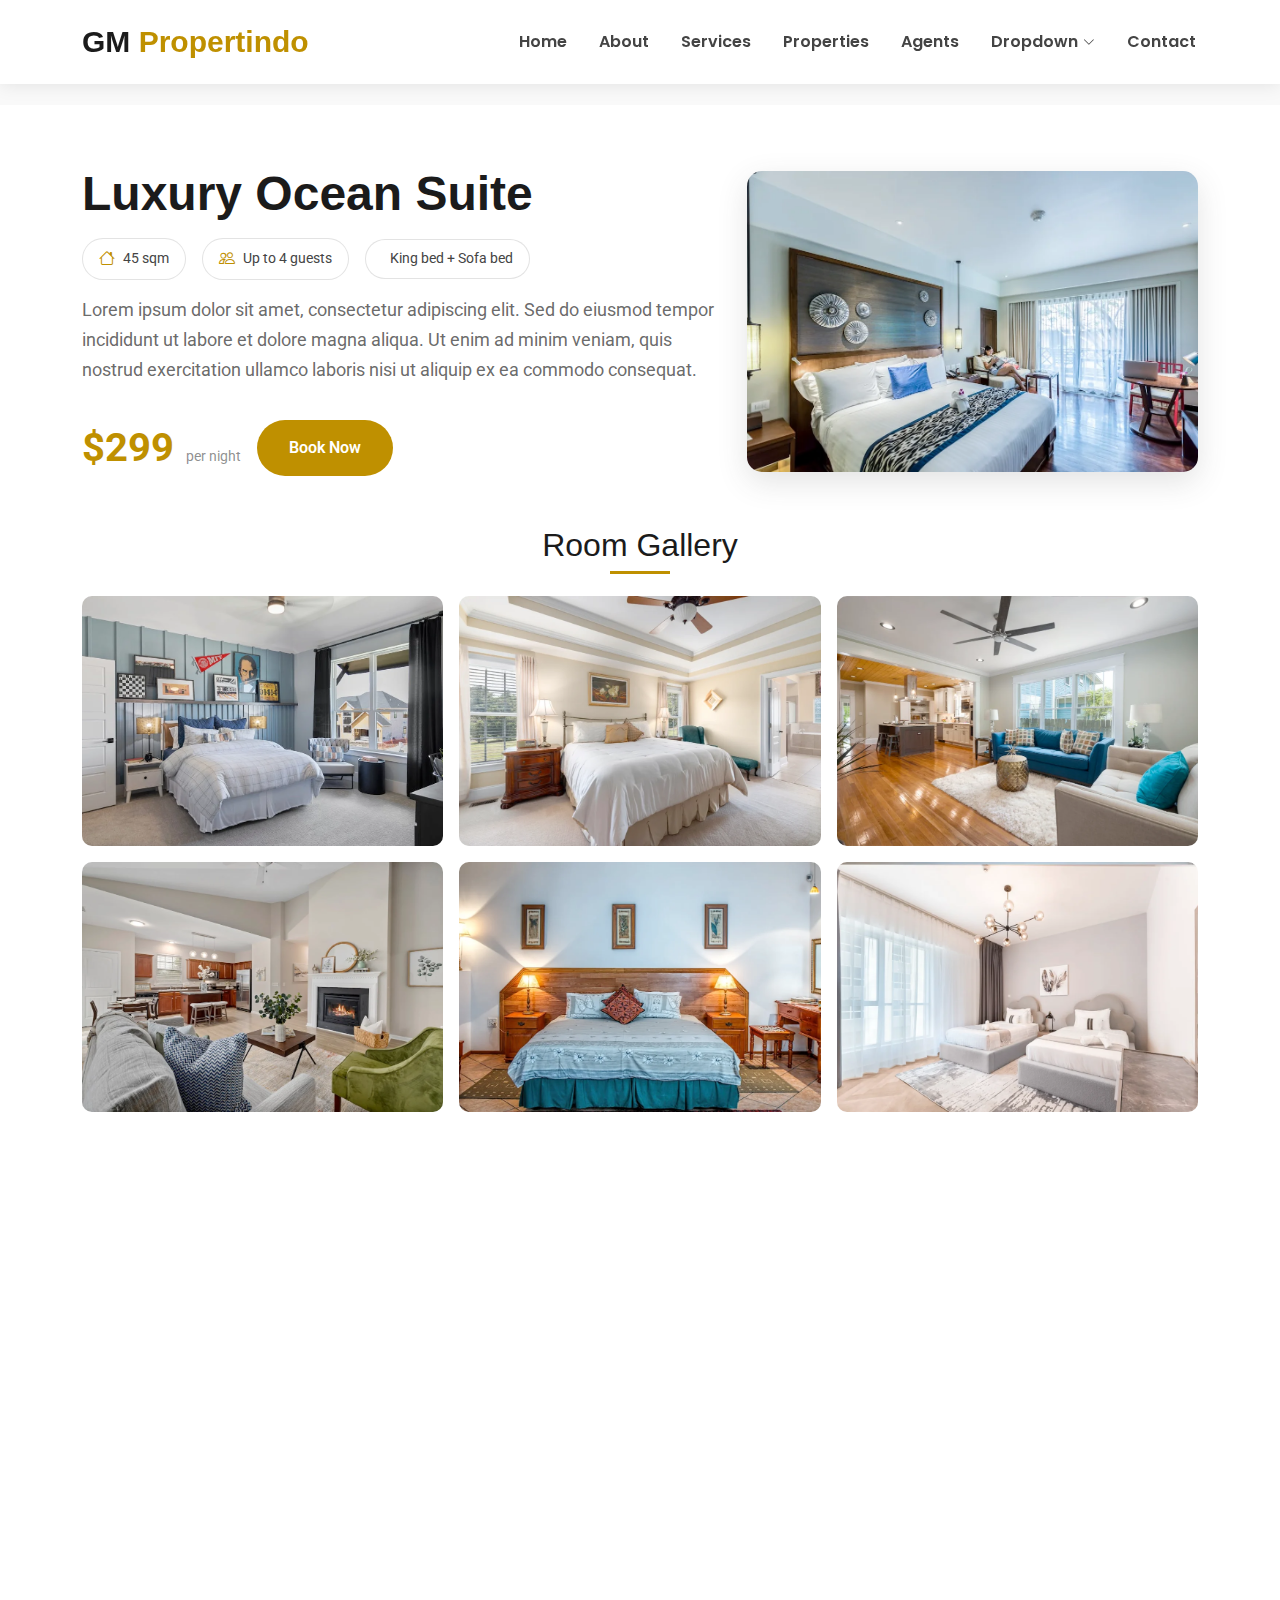
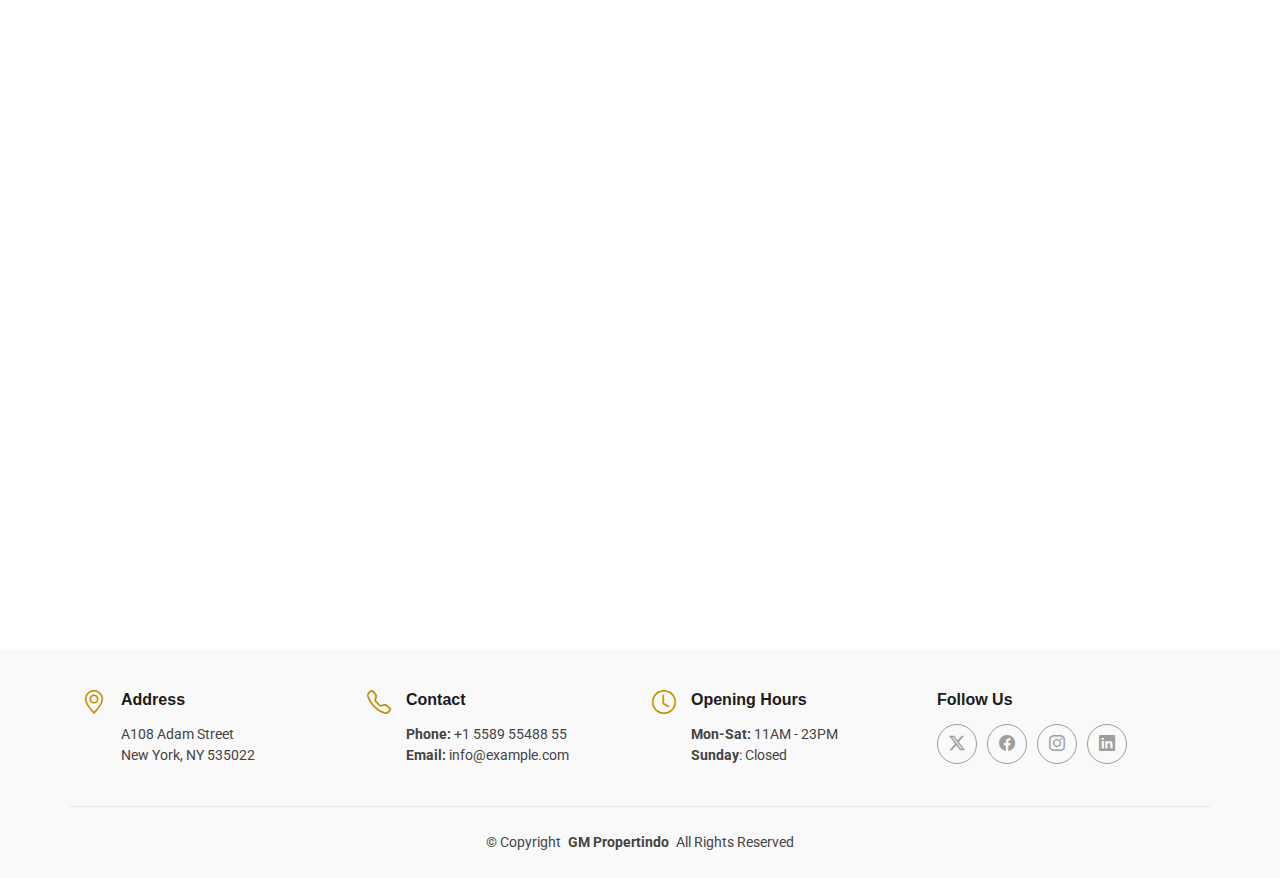
<file: detail-properti-single.html>
<!DOCTYPE html>
<html lang="en">

<head>
  <meta charset="utf-8">
  <meta content="width=device-width, initial-scale=1.0" name="viewport">
  <title>Detail Properti Single - real estate 14 Agustus</title>
  <meta name="description" content="">
  <meta name="keywords" content="">

  <!-- Favicons -->
  <link href="assets/img/favicon.png" rel="icon">
  <link href="assets/img/apple-touch-icon.png" rel="apple-touch-icon">

  <!-- Fonts -->
  <link href="https://fonts.googleapis.com" rel="preconnect">
  <link href="https://fonts.gstatic.com" rel="preconnect" crossorigin>
  <link href="https://fonts.googleapis.com/css2?family=Roboto:ital,wght@0,100;0,300;0,400;0,500;0,700;0,900;1,100;1,300;1,400;1,500;1,700;1,900&family=Poppins:ital,wght@0,100;0,200;0,300;0,400;0,500;0,600;0,700;0,800;0,900;1,100;1,200;1,300;1,400;1,500;1,600;1,700;1,800;1,900&display=swap" rel="stylesheet">

  <!-- Vendor CSS Files -->
  <link href="assets/vendor/bootstrap/css/bootstrap.min.css" rel="stylesheet">
  <link href="assets/vendor/bootstrap-icons/bootstrap-icons.css" rel="stylesheet">
  <link href="assets/vendor/aos/aos.css" rel="stylesheet">
  <link href="assets/vendor/fontawesome-free/css/all.min.css" rel="stylesheet">
  <link href="assets/vendor/swiper/swiper-bundle.min.css" rel="stylesheet">
  <link href="assets/vendor/glightbox/css/glightbox.min.css" rel="stylesheet">

  <!-- Main CSS File -->
  <link href="assets/css/main.css" rel="stylesheet">

</head>

<body class="detail-properti-single-page">

  <header id="header" class="header d-flex align-items-center fixed-top">
    <div class="container-fluid container-xl position-relative d-flex align-items-center justify-content-between">

      <a href="index.html" class="logo d-flex align-items-center">
        <!-- Uncomment the line below if you also wish to use an image logo -->
        <!-- <img src="assets/img/logo.webp" alt=""> -->
        <h1 class="sitename">GM <span>Propertindo</span></h1>
      </a>

      <nav id="navmenu" class="navmenu">
        <ul>
          <li><a href="index.html">Home</a></li>
          <li><a href="about.html">About</a></li>
          <li><a href="services.html">Services</a></li>
          <li><a href="properties.html">Properties</a></li>
          <li><a href="agents.html">Agents</a></li>
          <li class="dropdown"><a href="#"><span>Dropdown</span> <i class="bi bi-chevron-down toggle-dropdown"></i></a>
            <ul>
              <li><a href="#">Dropdown 1</a></li>
              <li class="dropdown"><a href="#"><span>Deep Dropdown</span> <i class="bi bi-chevron-down toggle-dropdown"></i></a>
                <ul>
                  <li><a href="#">Deep Dropdown 1</a></li>
                  <li><a href="#">Deep Dropdown 2</a></li>
                  <li><a href="#">Deep Dropdown 3</a></li>
                  <li><a href="#">Deep Dropdown 4</a></li>
                  <li><a href="#">Deep Dropdown 5</a></li>
                </ul>
              </li>
              <li><a href="#">Dropdown 2</a></li>
              <li><a href="#">Dropdown 3</a></li>
              <li><a href="#">Dropdown 4</a></li>
            </ul>
          </li>
          <li><a href="contact.html">Contact</a></li>
        </ul>
        <i class="mobile-nav-toggle d-xl-none bi bi-list"></i>
      </nav>

    </div>
  </header>

  <main class="main">

    <!-- Page Title -->
    <div class="page-title light-background">
      <div class="container">
        <nav class="breadcrumbs">
          <ol>
            <li><a href="index.html">Home</a></li>
            <li class="current">Detail Properti Single</li>
          </ol>
        </nav>
        <h1>Detail Properti Single</h1>
      </div>
    </div><!-- End Page Title -->

    <!-- Room Details Section -->
    <section id="room-details" class="room-details section">

      <div class="container" data-aos="fade-up" data-aos-delay="100">

        <!-- Room Header -->
        <div class="row align-items-center mb-5">
          <div class="col-lg-7" data-aos="fade-right" data-aos-delay="200">
            <h1 class="room-title">Luxury Ocean Suite</h1>
            <div class="room-meta d-flex align-items-center gap-3 mb-3">
              <span class="room-size"><i class="bi bi-house"></i> 45 sqm</span>
              <span class="room-guests"><i class="bi bi-people"></i> Up to 4 guests</span>
              <span class="room-bed"><i class="bi bi-bed"></i> King bed + Sofa bed</span>
            </div>
            <p class="room-intro">Lorem ipsum dolor sit amet, consectetur adipiscing elit. Sed do eiusmod tempor incididunt ut labore et dolore magna aliqua. Ut enim ad minim veniam, quis nostrud exercitation ullamco laboris nisi ut aliquip ex ea commodo consequat.</p>
            <div class="price-booking d-flex align-items-center gap-3">
              <div class="price-display">
                <span class="price">$299</span>
                <span class="per-night">per night</span>
              </div>
              <button class="btn btn-book">Book Now</button>
            </div>
          </div>
          <div class="col-lg-5" data-aos="fade-left" data-aos-delay="300">
            <div class="room-main-image">
              <img src="assets/img/hotel/room-1.webp" alt="Luxury Ocean Suite" class="img-fluid">
            </div>
          </div>
        </div><!-- End Room Header -->

        <!-- Room Gallery -->
        <div class="room-gallery mb-5" data-aos="fade-up" data-aos-delay="200">
          <h3 class="section-subtitle">Room Gallery</h3>
          <div class="row g-3">
            <div class="col-lg-4 col-md-6">
              <div class="gallery-item">
                <img src="assets/img/hotel/room-2.webp" alt="Room View" class="img-fluid glightbox">
              </div>
            </div>
            <div class="col-lg-4 col-md-6">
              <div class="gallery-item">
                <img src="assets/img/hotel/room-3.webp" alt="Bathroom" class="img-fluid glightbox">
              </div>
            </div>
            <div class="col-lg-4 col-md-6">
              <div class="gallery-item">
                <img src="assets/img/hotel/room-4.webp" alt="Living Area" class="img-fluid glightbox">
              </div>
            </div>
            <div class="col-lg-4 col-md-6">
              <div class="gallery-item">
                <img src="assets/img/hotel/room-5.webp" alt="Balcony View" class="img-fluid glightbox">
              </div>
            </div>
            <div class="col-lg-4 col-md-6">
              <div class="gallery-item">
                <img src="assets/img/hotel/room-6.webp" alt="Room Detail" class="img-fluid glightbox">
              </div>
            </div>
            <div class="col-lg-4 col-md-6">
              <div class="gallery-item">
                <img src="assets/img/hotel/room-7.webp" alt="Night View" class="img-fluid glightbox">
              </div>
            </div>
          </div>
        </div><!-- End Room Gallery -->

        <!-- Room Details Tabs -->
        <div class="room-tabs mb-5" data-aos="fade-up" data-aos-delay="300">
          <ul class="nav nav-tabs justify-content-center mb-4" id="roomTabs" role="tablist">
            <li class="nav-item" role="presentation">
              <button class="nav-link active" id="overview-tab" data-bs-toggle="tab" data-bs-target="#room-details-overview" type="button" role="tab" aria-controls="overview" aria-selected="true">Overview</button>
            </li>
            <li class="nav-item" role="presentation">
              <button class="nav-link" id="amenities-tab" data-bs-toggle="tab" data-bs-target="#room-details-amenities" type="button" role="tab" aria-controls="amenities" aria-selected="false">Amenities</button>
            </li>
            <li class="nav-item" role="presentation">
              <button class="nav-link" id="policies-tab" data-bs-toggle="tab" data-bs-target="#room-details-policies" type="button" role="tab" aria-controls="policies" aria-selected="false">Policies</button>
            </li>
            <li class="nav-item" role="presentation">
              <button class="nav-link" id="reviews-tab" data-bs-toggle="tab" data-bs-target="#room-details-reviews" type="button" role="tab" aria-controls="reviews" aria-selected="false">Reviews</button>
            </li>
          </ul>

          <div class="tab-content" id="roomTabContent">
            <!-- Overview Tab -->
            <div class="tab-pane fade show active" id="room-details-overview" role="tabpanel" aria-labelledby="overview-tab">
              <div class="row">
                <div class="col-lg-8">
                  <h4>Room Description</h4>
                  <p>Duis aute irure dolor in reprehenderit in voluptate velit esse cillum dolore eu fugiat nulla pariatur. Excepteur sint occaecat cupidatat non proident, sunt in culpa qui officia deserunt mollit anim id est laborum. Sed ut perspiciatis unde omnis iste natus error sit voluptatem accusantium doloremque laudantium.</p>
                  <p>Totam rem aperiam, eaque ipsa quae ab illo inventore veritatis et quasi architecto beatae vitae dicta sunt explicabo. Nemo enim ipsam voluptatem quia voluptas sit aspernatur aut odit aut fugit.</p>
                  <div class="room-highlights">
                    <h5>Room Highlights</h5>
                    <ul class="list-unstyled">
                      <li><i class="bi bi-check-circle text-primary"></i> Panoramic ocean view</li>
                      <li><i class="bi bi-check-circle text-primary"></i> Private balcony</li>
                      <li><i class="bi bi-check-circle text-primary"></i> Marble bathroom with rainfall shower</li>
                      <li><i class="bi bi-check-circle text-primary"></i> Premium bedding and linens</li>
                    </ul>
                  </div>
                </div>
                <div class="col-lg-4">
                  <div class="room-info-card">
                    <h5>Quick Info</h5>
                    <div class="info-item">
                      <span class="label">Room Size:</span>
                      <span class="value">45 sqm</span>
                    </div>
                    <div class="info-item">
                      <span class="label">Max Occupancy:</span>
                      <span class="value">4 guests</span>
                    </div>
                    <div class="info-item">
                      <span class="label">Bed Type:</span>
                      <span class="value">1 King bed + Sofa bed</span>
                    </div>
                    <div class="info-item">
                      <span class="label">View:</span>
                      <span class="value">Ocean view</span>
                    </div>
                    <div class="info-item">
                      <span class="label">Balcony:</span>
                      <span class="value">Private balcony</span>
                    </div>
                  </div>
                </div>
              </div>
            </div><!-- End Overview Tab -->

            <!-- Amenities Tab -->
            <div class="tab-pane fade" id="room-details-amenities" role="tabpanel" aria-labelledby="amenities-tab">
              <div class="row">
                <div class="col-md-6 col-lg-3">
                  <div class="amenity-category">
                    <h5><i class="bi bi-bed"></i> Bedroom</h5>
                    <ul class="list-unstyled">
                      <li>King-size bed</li>
                      <li>Premium linens</li>
                      <li>Blackout curtains</li>
                      <li>Safe deposit box</li>
                    </ul>
                  </div>
                </div>
                <div class="col-md-6 col-lg-3">
                  <div class="amenity-category">
                    <h5><i class="bi bi-droplet"></i> Bathroom</h5>
                    <ul class="list-unstyled">
                      <li>Marble bathroom</li>
                      <li>Rainfall shower</li>
                      <li>Luxury toiletries</li>
                      <li>Hair dryer</li>
                    </ul>
                  </div>
                </div>
                <div class="col-md-6 col-lg-3">
                  <div class="amenity-category">
                    <h5><i class="bi bi-tv"></i> Technology</h5>
                    <ul class="list-unstyled">
                      <li>55" Smart TV</li>
                      <li>Free WiFi</li>
                      <li>USB charging ports</li>
                      <li>Bluetooth speaker</li>
                    </ul>
                  </div>
                </div>
                <div class="col-md-6 col-lg-3">
                  <div class="amenity-category">
                    <h5><i class="bi bi-cup-hot"></i> Comfort</h5>
                    <ul class="list-unstyled">
                      <li>Mini refrigerator</li>
                      <li>Coffee machine</li>
                      <li>Air conditioning</li>
                      <li>Room service</li>
                    </ul>
                  </div>
                </div>
              </div>
            </div><!-- End Amenities Tab -->

            <!-- Policies Tab -->
            <div class="tab-pane fade" id="room-details-policies" role="tabpanel" aria-labelledby="policies-tab">
              <div class="row">
                <div class="col-lg-6">
                  <div class="policy-section">
                    <h5>Check-in &amp; Check-out</h5>
                    <ul class="list-unstyled">
                      <li><strong>Check-in:</strong> 3:00 PM</li>
                      <li><strong>Check-out:</strong> 11:00 AM</li>
                      <li><strong>Early check-in:</strong> Subject to availability</li>
                      <li><strong>Late check-out:</strong> Additional charges apply</li>
                    </ul>
                  </div>
                  <div class="policy-section">
                    <h5>Cancellation Policy</h5>
                    <ul class="list-unstyled">
                      <li>Free cancellation up to 24 hours before arrival</li>
                      <li>Cancellation after 24 hours: 1 night charge</li>
                      <li>No-show: Full stay charge</li>
                    </ul>
                  </div>
                </div>
                <div class="col-lg-6">
                  <div class="policy-section">
                    <h5>Hotel Policies</h5>
                    <ul class="list-unstyled">
                      <li>Non-smoking room</li>
                      <li>Pets not allowed</li>
                      <li>Minimum age for check-in: 18 years</li>
                      <li>Valid photo ID required at check-in</li>
                    </ul>
                  </div>
                  <div class="policy-section">
                    <h5>Additional Information</h5>
                    <ul class="list-unstyled">
                      <li>Complimentary WiFi throughout the hotel</li>
                      <li>24-hour front desk service</li>
                      <li>Daily housekeeping service</li>
                      <li>Concierge service available</li>
                    </ul>
                  </div>
                </div>
              </div>
            </div><!-- End Policies Tab -->

            <!-- Reviews Tab -->
            <div class="tab-pane fade" id="room-details-reviews" role="tabpanel" aria-labelledby="reviews-tab">
              <div class="row">
                <div class="col-lg-4">
                  <div class="reviews-summary">
                    <div class="rating-score">
                      <span class="score">4.8</span>
                      <div class="stars">
                        <i class="bi bi-star-fill"></i>
                        <i class="bi bi-star-fill"></i>
                        <i class="bi bi-star-fill"></i>
                        <i class="bi bi-star-fill"></i>
                        <i class="bi bi-star-fill"></i>
                      </div>
                      <p class="total-reviews">Based on 127 reviews</p>
                    </div>
                    <div class="rating-breakdown">
                      <div class="rating-bar">
                        <span>5 stars</span>
                        <div class="bar">
                          <div class="fill" style="width: 85%"></div>
                        </div>
                        <span>85%</span>
                      </div>
                      <div class="rating-bar">
                        <span>4 stars</span>
                        <div class="bar">
                          <div class="fill" style="width: 12%"></div>
                        </div>
                        <span>12%</span>
                      </div>
                      <div class="rating-bar">
                        <span>3 stars</span>
                        <div class="bar">
                          <div class="fill" style="width: 2%"></div>
                        </div>
                        <span>2%</span>
                      </div>
                      <div class="rating-bar">
                        <span>2 stars</span>
                        <div class="bar">
                          <div class="fill" style="width: 1%"></div>
                        </div>
                        <span>1%</span>
                      </div>
                      <div class="rating-bar">
                        <span>1 star</span>
                        <div class="bar">
                          <div class="fill" style="width: 0%"></div>
                        </div>
                        <span>0%</span>
                      </div>
                    </div>
                  </div>
                </div>
                <div class="col-lg-8">
                  <div class="reviews-list">
                    <div class="review-item">
                      <div class="review-header d-flex align-items-center mb-2">
                        <img src="assets/img/person/person-f-1.webp" alt="Guest" class="reviewer-avatar">
                        <div class="reviewer-info">
                          <h6>Sarah Johnson</h6>
                          <div class="review-rating">
                            <i class="bi bi-star-fill"></i>
                            <i class="bi bi-star-fill"></i>
                            <i class="bi bi-star-fill"></i>
                            <i class="bi bi-star-fill"></i>
                            <i class="bi bi-star-fill"></i>
                          </div>
                          <small class="review-date">March 15, 2024</small>
                        </div>
                      </div>
                      <p class="review-text">Lorem ipsum dolor sit amet, consectetur adipiscing elit. Excepteur sint occaecat cupidatat non proident. The ocean view was absolutely breathtaking!</p>
                    </div>
                    <div class="review-item">
                      <div class="review-header d-flex align-items-center mb-2">
                        <img src="assets/img/person/person-m-2.webp" alt="Guest" class="reviewer-avatar">
                        <div class="reviewer-info">
                          <h6>Michael Chen</h6>
                          <div class="review-rating">
                            <i class="bi bi-star-fill"></i>
                            <i class="bi bi-star-fill"></i>
                            <i class="bi bi-star-fill"></i>
                            <i class="bi bi-star-fill"></i>
                            <i class="bi bi-star"></i>
                          </div>
                          <small class="review-date">March 10, 2024</small>
                        </div>
                      </div>
                      <p class="review-text">Sed do eiusmod tempor incididunt ut labore et dolore magna. The room was spacious and well-appointed. Great service from the staff.</p>
                    </div>
                  </div>
                </div>
              </div>
            </div><!-- End Reviews Tab -->

          </div>
        </div><!-- End Room Details Tabs -->

        <!-- Booking CTA -->
        <div class="booking-cta text-center" data-aos="fade-up" data-aos-delay="400">
          <div class="cta-content">
            <h3>Ready to Experience Luxury?</h3>
            <p>Ut enim ad minim veniam, quis nostrud exercitation ullamco laboris nisi ut aliquip ex ea commodo consequat.</p>
            <div class="cta-actions d-flex justify-content-center gap-3 flex-wrap">
              <button class="btn btn-primary btn-lg">Check Availability</button>
              <button class="btn btn-outline-primary btn-lg">Request Quote</button>
            </div>
          </div>
        </div><!-- End Booking CTA -->

      </div>

    </section><!-- /Room Details Section -->

  </main>

  <footer id="footer" class="footer light-background">

    <div class="container">
      <div class="row gy-3">
        <div class="col-lg-3 col-md-6 d-flex">
          <i class="bi bi-geo-alt icon"></i>
          <div class="address">
            <h4>Address</h4>
            <p>A108 Adam Street</p>
            <p>New York, NY 535022</p>
            <p></p>
          </div>

        </div>

        <div class="col-lg-3 col-md-6 d-flex">
          <i class="bi bi-telephone icon"></i>
          <div>
            <h4>Contact</h4>
            <p>
              <strong>Phone:</strong> <span>+1 5589 55488 55</span><br>
              <strong>Email:</strong> <span>info@example.com</span><br>
            </p>
          </div>
        </div>

        <div class="col-lg-3 col-md-6 d-flex">
          <i class="bi bi-clock icon"></i>
          <div>
            <h4>Opening Hours</h4>
            <p>
              <strong>Mon-Sat:</strong> <span>11AM - 23PM</span><br>
              <strong>Sunday</strong>: <span>Closed</span>
            </p>
          </div>
        </div>

        <div class="col-lg-3 col-md-6">
          <h4>Follow Us</h4>
          <div class="social-links d-flex">
            <a href="#" class="twitter"><i class="bi bi-twitter-x"></i></a>
            <a href="#" class="facebook"><i class="bi bi-facebook"></i></a>
            <a href="#" class="instagram"><i class="bi bi-instagram"></i></a>
            <a href="#" class="linkedin"><i class="bi bi-linkedin"></i></a>
          </div>
        </div>

      </div>
    </div>

    <div class="container copyright text-center mt-4">
      <p>© <span>Copyright</span> <strong class="px-1 sitename">GM Propertindo</strong> <span>All Rights Reserved</span></p>

    </div>

  </footer>

  <!-- Scroll Top -->
  <a href="#" id="scroll-top" class="scroll-top d-flex align-items-center justify-content-center"><i class="bi bi-arrow-up-short"></i></a>

  <!-- Preloader -->
  <div id="preloader"></div>

  <!-- Vendor JS Files -->
  <script src="assets/vendor/bootstrap/js/bootstrap.bundle.min.js"></script>
  <script src="assets/vendor/php-email-form/validate.js"></script>
  <script src="assets/vendor/aos/aos.js"></script>
  <script src="assets/vendor/purecounter/purecounter_vanilla.js"></script>
  <script src="assets/vendor/swiper/swiper-bundle.min.js"></script>
  <script src="assets/vendor/imagesloaded/imagesloaded.pkgd.min.js"></script>
  <script src="assets/vendor/isotope-layout/isotope.pkgd.min.js"></script>
  <script src="assets/vendor/glightbox/js/glightbox.min.js"></script>

  <!-- Main JS File -->
  <script src="assets/js/main.js"></script>

</body>

</html>
</file>
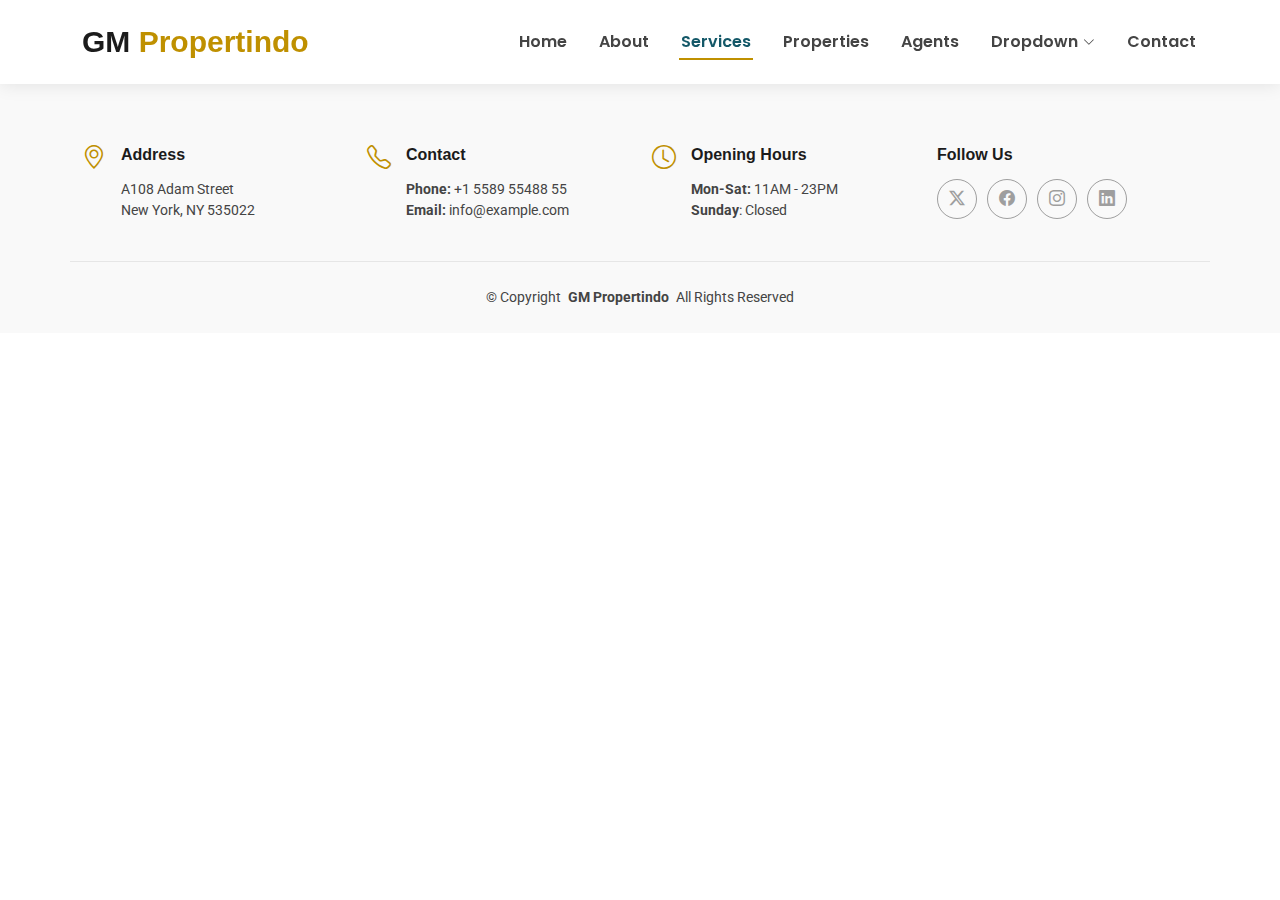
<file: services.html>
<!DOCTYPE html>
<html lang="en">

<head>
  <meta charset="utf-8">
  <meta content="width=device-width, initial-scale=1.0" name="viewport">
  <title>Services - real estate 14 Agustus</title>
  <meta name="description" content="">
  <meta name="keywords" content="">

  <!-- Favicons -->
  <link href="assets/img/favicon.png" rel="icon">
  <link href="assets/img/apple-touch-icon.png" rel="apple-touch-icon">

  <!-- Fonts -->
  <link href="https://fonts.googleapis.com" rel="preconnect">
  <link href="https://fonts.gstatic.com" rel="preconnect" crossorigin>
  <link href="https://fonts.googleapis.com/css2?family=Roboto:ital,wght@0,100;0,300;0,400;0,500;0,700;0,900;1,100;1,300;1,400;1,500;1,700;1,900&family=Poppins:ital,wght@0,100;0,200;0,300;0,400;0,500;0,600;0,700;0,800;0,900;1,100;1,200;1,300;1,400;1,500;1,600;1,700;1,800;1,900&display=swap" rel="stylesheet">

  <!-- Vendor CSS Files -->
  <link href="assets/vendor/bootstrap/css/bootstrap.min.css" rel="stylesheet">
  <link href="assets/vendor/bootstrap-icons/bootstrap-icons.css" rel="stylesheet">
  <link href="assets/vendor/aos/aos.css" rel="stylesheet">
  <link href="assets/vendor/fontawesome-free/css/all.min.css" rel="stylesheet">
  <link href="assets/vendor/swiper/swiper-bundle.min.css" rel="stylesheet">
  <link href="assets/vendor/glightbox/css/glightbox.min.css" rel="stylesheet">

  <!-- Main CSS File -->
  <link href="assets/css/main.css" rel="stylesheet">

</head>

<body class="services-page">

  <header id="header" class="header d-flex align-items-center fixed-top">
    <div class="container-fluid container-xl position-relative d-flex align-items-center justify-content-between">

      <a href="index.html" class="logo d-flex align-items-center">
        <!-- Uncomment the line below if you also wish to use an image logo -->
        <!-- <img src="assets/img/logo.webp" alt=""> -->
        <h1 class="sitename">GM <span>Propertindo</span></h1>
      </a>

      <nav id="navmenu" class="navmenu">
        <ul>
          <li><a href="index.html">Home</a></li>
          <li><a href="about.html">About</a></li>
          <li><a href="services.html" class="active">Services</a></li>
          <li><a href="properties.html">Properties</a></li>
          <li><a href="agents.html">Agents</a></li>
          <li class="dropdown"><a href="#"><span>Dropdown</span> <i class="bi bi-chevron-down toggle-dropdown"></i></a>
            <ul>
              <li><a href="#">Dropdown 1</a></li>
              <li class="dropdown"><a href="#"><span>Deep Dropdown</span> <i class="bi bi-chevron-down toggle-dropdown"></i></a>
                <ul>
                  <li><a href="#">Deep Dropdown 1</a></li>
                  <li><a href="#">Deep Dropdown 2</a></li>
                  <li><a href="#">Deep Dropdown 3</a></li>
                  <li><a href="#">Deep Dropdown 4</a></li>
                  <li><a href="#">Deep Dropdown 5</a></li>
                </ul>
              </li>
              <li><a href="#">Dropdown 2</a></li>
              <li><a href="#">Dropdown 3</a></li>
              <li><a href="#">Dropdown 4</a></li>
            </ul>
          </li>
          <li><a href="contact.html">Contact</a></li>
        </ul>
        <i class="mobile-nav-toggle d-xl-none bi bi-list"></i>
      </nav>

    </div>
  </header>

  <main class="main">

    <!-- Page Title -->
    <div class="page-title light-background">
      <div class="container">
        <nav class="breadcrumbs">
          <ol>
            <li><a href="index.html">Home</a></li>
            <li class="current">Services</li>
          </ol>
        </nav>
        <h1>Services</h1>
      </div>
    </div><!-- End Page Title -->

  </main>

  <footer id="footer" class="footer light-background">

    <div class="container">
      <div class="row gy-3">
        <div class="col-lg-3 col-md-6 d-flex">
          <i class="bi bi-geo-alt icon"></i>
          <div class="address">
            <h4>Address</h4>
            <p>A108 Adam Street</p>
            <p>New York, NY 535022</p>
            <p></p>
          </div>

        </div>

        <div class="col-lg-3 col-md-6 d-flex">
          <i class="bi bi-telephone icon"></i>
          <div>
            <h4>Contact</h4>
            <p>
              <strong>Phone:</strong> <span>+1 5589 55488 55</span><br>
              <strong>Email:</strong> <span>info@example.com</span><br>
            </p>
          </div>
        </div>

        <div class="col-lg-3 col-md-6 d-flex">
          <i class="bi bi-clock icon"></i>
          <div>
            <h4>Opening Hours</h4>
            <p>
              <strong>Mon-Sat:</strong> <span>11AM - 23PM</span><br>
              <strong>Sunday</strong>: <span>Closed</span>
            </p>
          </div>
        </div>

        <div class="col-lg-3 col-md-6">
          <h4>Follow Us</h4>
          <div class="social-links d-flex">
            <a href="#" class="twitter"><i class="bi bi-twitter-x"></i></a>
            <a href="#" class="facebook"><i class="bi bi-facebook"></i></a>
            <a href="#" class="instagram"><i class="bi bi-instagram"></i></a>
            <a href="#" class="linkedin"><i class="bi bi-linkedin"></i></a>
          </div>
        </div>

      </div>
    </div>

    <div class="container copyright text-center mt-4">
      <p>© <span>Copyright</span> <strong class="px-1 sitename">GM Propertindo</strong> <span>All Rights Reserved</span></p>

    </div>

  </footer>

  <!-- Scroll Top -->
  <a href="#" id="scroll-top" class="scroll-top d-flex align-items-center justify-content-center"><i class="bi bi-arrow-up-short"></i></a>

  <!-- Preloader -->
  <div id="preloader"></div>

  <!-- Vendor JS Files -->
  <script src="assets/vendor/bootstrap/js/bootstrap.bundle.min.js"></script>
  <script src="assets/vendor/php-email-form/validate.js"></script>
  <script src="assets/vendor/aos/aos.js"></script>
  <script src="assets/vendor/purecounter/purecounter_vanilla.js"></script>
  <script src="assets/vendor/swiper/swiper-bundle.min.js"></script>
  <script src="assets/vendor/imagesloaded/imagesloaded.pkgd.min.js"></script>
  <script src="assets/vendor/isotope-layout/isotope.pkgd.min.js"></script>
  <script src="assets/vendor/glightbox/js/glightbox.min.js"></script>

  <!-- Main JS File -->
  <script src="assets/js/main.js"></script>

</body>

</html>
</file>
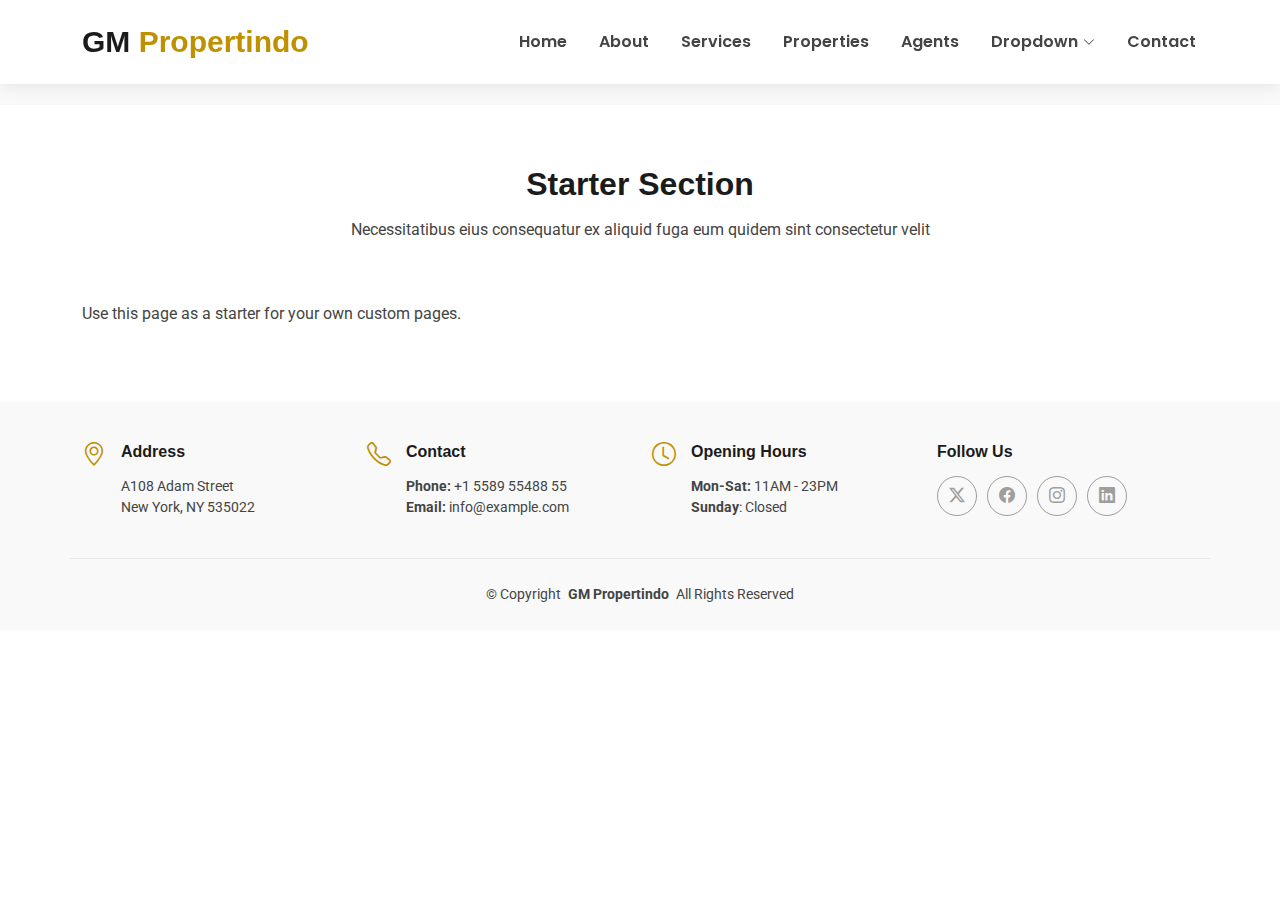
<file: starter-page.html>
<!DOCTYPE html>
<html lang="en">

<head>
  <meta charset="utf-8">
  <meta content="width=device-width, initial-scale=1.0" name="viewport">
  <title>Starter Page - real estate 14 Agustus</title>
  <meta name="description" content="">
  <meta name="keywords" content="">

  <!-- Favicons -->
  <link href="assets/img/favicon.png" rel="icon">
  <link href="assets/img/apple-touch-icon.png" rel="apple-touch-icon">

  <!-- Fonts -->
  <link href="https://fonts.googleapis.com" rel="preconnect">
  <link href="https://fonts.gstatic.com" rel="preconnect" crossorigin>
  <link href="https://fonts.googleapis.com/css2?family=Roboto:ital,wght@0,100;0,300;0,400;0,500;0,700;0,900;1,100;1,300;1,400;1,500;1,700;1,900&family=Poppins:ital,wght@0,100;0,200;0,300;0,400;0,500;0,600;0,700;0,800;0,900;1,100;1,200;1,300;1,400;1,500;1,600;1,700;1,800;1,900&display=swap" rel="stylesheet">

  <!-- Vendor CSS Files -->
  <link href="assets/vendor/bootstrap/css/bootstrap.min.css" rel="stylesheet">
  <link href="assets/vendor/bootstrap-icons/bootstrap-icons.css" rel="stylesheet">
  <link href="assets/vendor/aos/aos.css" rel="stylesheet">
  <link href="assets/vendor/fontawesome-free/css/all.min.css" rel="stylesheet">
  <link href="assets/vendor/swiper/swiper-bundle.min.css" rel="stylesheet">
  <link href="assets/vendor/glightbox/css/glightbox.min.css" rel="stylesheet">

  <!-- Main CSS File -->
  <link href="assets/css/main.css" rel="stylesheet">

</head>

<body class="starter-page-page">

  <header id="header" class="header d-flex align-items-center fixed-top">
    <div class="container-fluid container-xl position-relative d-flex align-items-center justify-content-between">

      <a href="index.html" class="logo d-flex align-items-center">
        <!-- Uncomment the line below if you also wish to use an image logo -->
        <!-- <img src="assets/img/logo.webp" alt=""> -->
        <h1 class="sitename">GM <span>Propertindo</span></h1>
      </a>

      <nav id="navmenu" class="navmenu">
        <ul>
          <li><a href="index.html">Home</a></li>
          <li><a href="about.html">About</a></li>
          <li><a href="services.html">Services</a></li>
          <li><a href="properties.html">Properties</a></li>
          <li><a href="agents.html">Agents</a></li>
          <li class="dropdown"><a href="#"><span>Dropdown</span> <i class="bi bi-chevron-down toggle-dropdown"></i></a>
            <ul>
              <li><a href="#">Dropdown 1</a></li>
              <li class="dropdown"><a href="#"><span>Deep Dropdown</span> <i class="bi bi-chevron-down toggle-dropdown"></i></a>
                <ul>
                  <li><a href="#">Deep Dropdown 1</a></li>
                  <li><a href="#">Deep Dropdown 2</a></li>
                  <li><a href="#">Deep Dropdown 3</a></li>
                  <li><a href="#">Deep Dropdown 4</a></li>
                  <li><a href="#">Deep Dropdown 5</a></li>
                </ul>
              </li>
              <li><a href="#">Dropdown 2</a></li>
              <li><a href="#">Dropdown 3</a></li>
              <li><a href="#">Dropdown 4</a></li>
            </ul>
          </li>
          <li><a href="contact.html">Contact</a></li>
        </ul>
        <i class="mobile-nav-toggle d-xl-none bi bi-list"></i>
      </nav>

    </div>
  </header>

  <main class="main">

    <!-- Page Title -->
    <div class="page-title light-background">
      <div class="container">
        <nav class="breadcrumbs">
          <ol>
            <li><a href="index.html">Home</a></li>
            <li class="current">Starter Page</li>
          </ol>
        </nav>
        <h1>Starter Page</h1>
      </div>
    </div><!-- End Page Title -->

    <!-- Starter Section Section -->
    <section id="starter-section" class="starter-section section">

      <!-- Section Title -->
      <div class="container section-title" data-aos="fade-up">
        <h2>Starter Section</h2>
        <p>Necessitatibus eius consequatur ex aliquid fuga eum quidem sint consectetur velit</p>
      </div><!-- End Section Title -->

      <div class="container" data-aos="fade-up">
        <p>Use this page as a starter for your own custom pages.</p>
      </div>

    </section><!-- /Starter Section Section -->

  </main>

  <footer id="footer" class="footer light-background">

    <div class="container">
      <div class="row gy-3">
        <div class="col-lg-3 col-md-6 d-flex">
          <i class="bi bi-geo-alt icon"></i>
          <div class="address">
            <h4>Address</h4>
            <p>A108 Adam Street</p>
            <p>New York, NY 535022</p>
            <p></p>
          </div>

        </div>

        <div class="col-lg-3 col-md-6 d-flex">
          <i class="bi bi-telephone icon"></i>
          <div>
            <h4>Contact</h4>
            <p>
              <strong>Phone:</strong> <span>+1 5589 55488 55</span><br>
              <strong>Email:</strong> <span>info@example.com</span><br>
            </p>
          </div>
        </div>

        <div class="col-lg-3 col-md-6 d-flex">
          <i class="bi bi-clock icon"></i>
          <div>
            <h4>Opening Hours</h4>
            <p>
              <strong>Mon-Sat:</strong> <span>11AM - 23PM</span><br>
              <strong>Sunday</strong>: <span>Closed</span>
            </p>
          </div>
        </div>

        <div class="col-lg-3 col-md-6">
          <h4>Follow Us</h4>
          <div class="social-links d-flex">
            <a href="#" class="twitter"><i class="bi bi-twitter-x"></i></a>
            <a href="#" class="facebook"><i class="bi bi-facebook"></i></a>
            <a href="#" class="instagram"><i class="bi bi-instagram"></i></a>
            <a href="#" class="linkedin"><i class="bi bi-linkedin"></i></a>
          </div>
        </div>

      </div>
    </div>

    <div class="container copyright text-center mt-4">
      <p>© <span>Copyright</span> <strong class="px-1 sitename">GM Propertindo</strong> <span>All Rights Reserved</span></p>

    </div>

  </footer>

  <!-- Scroll Top -->
  <a href="#" id="scroll-top" class="scroll-top d-flex align-items-center justify-content-center"><i class="bi bi-arrow-up-short"></i></a>

  <!-- Preloader -->
  <div id="preloader"></div>

  <!-- Vendor JS Files -->
  <script src="assets/vendor/bootstrap/js/bootstrap.bundle.min.js"></script>
  <script src="assets/vendor/php-email-form/validate.js"></script>
  <script src="assets/vendor/aos/aos.js"></script>
  <script src="assets/vendor/purecounter/purecounter_vanilla.js"></script>
  <script src="assets/vendor/swiper/swiper-bundle.min.js"></script>
  <script src="assets/vendor/imagesloaded/imagesloaded.pkgd.min.js"></script>
  <script src="assets/vendor/isotope-layout/isotope.pkgd.min.js"></script>
  <script src="assets/vendor/glightbox/js/glightbox.min.js"></script>

  <!-- Main JS File -->
  <script src="assets/js/main.js"></script>

</body>

</html>
</file>
<file: assets/css/main.css>
@charset "UTF-8";

/*--------------------------------------------------------------
# Font & Color Variables
# Help: https://bootstrapmade.com/color-system/
--------------------------------------------------------------*/
/* Fonts */
:root {
  --default-font: "Roboto",  system-ui, -apple-system, "Segoe UI", Roboto, "Helvetica Neue", Arial, "Noto Sans", "Liberation Sans", sans-serif, "Apple Color Emoji", "Segoe UI Emoji", "Segoe UI Symbol", "Noto Color Emoji";
  --heading-font: "Verdana",  sans-serif;
  --nav-font: "Poppins",  sans-serif;
}

/* Global Colors - The following color variables are used throughout the website. Updating them here will change the color scheme of the entire website */
:root { 
  --background-color: #ffffff; /* Background color for the entire website, including individual sections */
  --default-color: #444444; /* Default color used for the majority of the text content across the entire website */
  --heading-color: #1b1b1b; /* Color for headings, subheadings and title throughout the website */
  --accent-color: #bf9000; /* Accent color that represents your brand on the website. It's used for buttons, links, and other elements that need to stand out */
  --surface-color: #ffffff; /* The surface color is used as a background of boxed elements within sections, such as cards, icon boxes, or other elements that require a visual separation from the global background. */
  --contrast-color: #ffffff; /* Contrast color for text, ensuring readability against backgrounds of accent, heading, or default colors. */
}

/* Nav Menu Colors - The following color variables are used specifically for the navigation menu. They are separate from the global colors to allow for more customization options */
:root {
  --nav-color: #444444;  /* The default color of the main navmenu links */
  --nav-hover-color: #145868; /* Applied to main navmenu links when they are hovered over or active */
  --nav-mobile-background-color: #ffffff; /* Used as the background color for mobile navigation menu */
  --nav-dropdown-background-color: #ffffff; /* Used as the background color for dropdown items that appear when hovering over primary navigation items */
  --nav-dropdown-color: #444444; /* Used for navigation links of the dropdown items in the navigation menu. */
  --nav-dropdown-hover-color: #bf9000; /* Similar to --nav-hover-color, this color is applied to dropdown navigation links when they are hovered over. */
}

/* Color Presets - These classes override global colors when applied to any section or element, providing reuse of the sam color scheme. */

.light-background {
  --background-color: #f9f9f9;
  --surface-color: #ffffff;
}

.dark-background {
  --background-color: #060606;
  --default-color: #ffffff;
  --heading-color: #ffffff;
  --surface-color: #252525;
  --contrast-color: #ffffff;
}

/* Smooth scroll */
:root {
  scroll-behavior: smooth;
}

/*--------------------------------------------------------------
# General Styling & Shared Classes
--------------------------------------------------------------*/
body {
  color: var(--default-color);
  background-color: var(--background-color);
  font-family: var(--default-font);
}

a {
  color: var(--accent-color);
  text-decoration: none;
  transition: 0.3s;
}

a:hover {
  color: color-mix(in srgb, var(--accent-color), transparent 25%);
  text-decoration: none;
}

h1,
h2,
h3,
h4,
h5,
h6 {
  color: var(--heading-color);
  font-family: var(--heading-font);
}

/*--------------------------------------------------------------
# Global Header
--------------------------------------------------------------*/
.header {
  color: var(--default-color);
  background-color: var(--background-color);
  padding: 15px 0;
  transition: all 0.5s;
  z-index: 997;
  box-shadow: 0px 0 18px rgba(0, 0, 0, 0.1);
}

.header .logo {
  line-height: 1;
}

.header .logo img {
  max-height: 32px;
  margin-right: 8px;
}

.header .logo h1 {
  font-size: 30px;
  margin: 0;
  font-weight: 700;
  color: var(--heading-color);
}

.header .logo h1 span {
  color: var(--accent-color);
}

/*--------------------------------------------------------------
# Navigation Menu
--------------------------------------------------------------*/
/* Desktop Navigation */
@media (min-width: 1200px) {
  .navmenu {
    padding: 0;
  }

  .navmenu ul {
    margin: 0;
    padding: 0;
    display: flex;
    list-style: none;
    align-items: center;
  }

  .navmenu li {
    position: relative;
  }

  .navmenu>ul>li {
    white-space: nowrap;
    padding: 15px 14px;
  }

  .navmenu>ul>li:last-child {
    padding-right: 0;
  }

  .navmenu a,
  .navmenu a:focus {
    color: var(--nav-color);
    font-size: 16px;
    padding: 0 2px;
    font-family: var(--nav-font);
    font-weight: 600;
    display: flex;
    align-items: center;
    justify-content: space-between;
    white-space: nowrap;
    transition: 0.3s;
    position: relative;
  }

  .navmenu a i,
  .navmenu a:focus i {
    font-size: 12px;
    line-height: 0;
    margin-left: 5px;
    transition: 0.3s;
  }

  .navmenu>ul>li>a:before {
    content: "";
    position: absolute;
    width: 100%;
    height: 2px;
    bottom: -6px;
    left: 0;
    background-color: var(--accent-color);
    visibility: hidden;
    width: 0px;
    transition: all 0.3s ease-in-out 0s;
  }

  .navmenu a:hover:before,
  .navmenu li:hover>a:before,
  .navmenu .active:before {
    visibility: visible;
    width: 100%;
  }

  .navmenu li:hover>a,
  .navmenu .active,
  .navmenu .active:focus {
    color: var(--nav-hover-color);
  }

  .navmenu .dropdown ul {
    margin: 0;
    padding: 10px 0;
    background: var(--nav-dropdown-background-color);
    display: block;
    position: absolute;
    visibility: hidden;
    left: 14px;
    top: 130%;
    opacity: 0;
    transition: 0.3s;
    border-radius: 4px;
    z-index: 99;
    box-shadow: 0px 0px 30px rgba(0, 0, 0, 0.1);
  }

  .navmenu .dropdown ul li {
    min-width: 200px;
  }

  .navmenu .dropdown ul a {
    padding: 10px 20px;
    font-size: 15px;
    text-transform: none;
    color: var(--nav-dropdown-color);
  }

  .navmenu .dropdown ul a i {
    font-size: 12px;
  }

  .navmenu .dropdown ul a:hover,
  .navmenu .dropdown ul .active:hover,
  .navmenu .dropdown ul li:hover>a {
    color: var(--nav-dropdown-hover-color);
  }

  .navmenu .dropdown:hover>ul {
    opacity: 1;
    top: 100%;
    visibility: visible;
  }

  .navmenu .dropdown .dropdown ul {
    top: 0;
    left: -90%;
    visibility: hidden;
  }

  .navmenu .dropdown .dropdown:hover>ul {
    opacity: 1;
    top: 0;
    left: -100%;
    visibility: visible;
  }
}

/* Mobile Navigation */
@media (max-width: 1199px) {
  .mobile-nav-toggle {
    color: var(--nav-color);
    font-size: 28px;
    line-height: 0;
    margin-right: 10px;
    cursor: pointer;
    transition: color 0.3s;
  }

  .navmenu {
    padding: 0;
    z-index: 9997;
  }

  .navmenu ul {
    display: none;
    list-style: none;
    position: absolute;
    inset: 60px 20px 20px 20px;
    padding: 10px 0;
    margin: 0;
    border-radius: 6px;
    background-color: var(--nav-mobile-background-color);
    border: 1px solid color-mix(in srgb, var(--default-color), transparent 90%);
    box-shadow: none;
    overflow-y: auto;
    transition: 0.3s;
    z-index: 9998;
  }

  .navmenu a,
  .navmenu a:focus {
    color: var(--nav-dropdown-color);
    padding: 10px 20px;
    font-family: var(--nav-font);
    font-size: 17px;
    font-weight: 500;
    display: flex;
    align-items: center;
    justify-content: space-between;
    white-space: nowrap;
    transition: 0.3s;
  }

  .navmenu a i,
  .navmenu a:focus i {
    font-size: 12px;
    line-height: 0;
    margin-left: 5px;
    width: 30px;
    height: 30px;
    display: flex;
    align-items: center;
    justify-content: center;
    border-radius: 50%;
    transition: 0.3s;
    background-color: color-mix(in srgb, var(--accent-color), transparent 90%);
  }

  .navmenu a i:hover,
  .navmenu a:focus i:hover {
    background-color: var(--accent-color);
    color: var(--contrast-color);
  }

  .navmenu a:hover,
  .navmenu .active,
  .navmenu .active:focus {
    color: var(--nav-dropdown-hover-color);
  }

  .navmenu .active i,
  .navmenu .active:focus i {
    background-color: var(--accent-color);
    color: var(--contrast-color);
    transform: rotate(180deg);
  }

  .navmenu .dropdown ul {
    position: static;
    display: none;
    z-index: 99;
    padding: 10px 0;
    margin: 10px 20px;
    background-color: var(--nav-dropdown-background-color);
    transition: all 0.5s ease-in-out;
  }

  .navmenu .dropdown ul ul {
    background-color: rgba(33, 37, 41, 0.1);
  }

  .navmenu .dropdown>.dropdown-active {
    display: block;
    background-color: rgba(33, 37, 41, 0.03);
  }

  .mobile-nav-active {
    overflow: hidden;
  }

  .mobile-nav-active .mobile-nav-toggle {
    color: #fff;
    position: absolute;
    font-size: 32px;
    top: 15px;
    right: 15px;
    margin-right: 0;
    z-index: 9999;
  }

  .mobile-nav-active .navmenu {
    position: fixed;
    overflow: hidden;
    inset: 0;
    background: rgba(33, 37, 41, 0.8);
    transition: 0.3s;
  }

  .mobile-nav-active .navmenu>ul {
    display: block;
  }
}

/*--------------------------------------------------------------
# Global Footer
--------------------------------------------------------------*/
.footer {
  color: var(--default-color);
  background-color: var(--background-color);
  font-size: 14px;
  padding: 40px 0 0 0;
  position: relative;
}

.footer .icon {
  color: var(--accent-color);
  margin-right: 15px;
  font-size: 24px;
  line-height: 0;
}

.footer h4 {
  font-size: 16px;
  font-weight: 700;
  margin-bottom: 15px;
}

.footer .address p {
  margin-bottom: 0px;
}

.footer .social-links a {
  display: flex;
  align-items: center;
  justify-content: center;
  width: 40px;
  height: 40px;
  border-radius: 50%;
  border: 1px solid color-mix(in srgb, var(--default-color), transparent 50%);
  font-size: 16px;
  color: color-mix(in srgb, var(--default-color), transparent 50%);
  margin-right: 10px;
  transition: 0.3s;
}

.footer .social-links a:hover {
  color: var(--accent-color);
  border-color: var(--accent-color);
}

.footer .copyright {
  padding: 25px 0;
  border-top: 1px solid color-mix(in srgb, var(--default-color), transparent 90%);
}

.footer .copyright p {
  margin-bottom: 0;
}

.footer .credits {
  margin-top: 5px;
  font-size: 13px;
}

/*--------------------------------------------------------------
# Preloader
--------------------------------------------------------------*/
#preloader {
  position: fixed;
  inset: 0;
  z-index: 999999;
  overflow: hidden;
  background: var(--background-color);
  transition: all 0.6s ease-out;
}

#preloader:before {
  content: "";
  position: fixed;
  top: calc(50% - 30px);
  left: calc(50% - 30px);
  border: 6px solid #ffffff;
  border-color: var(--accent-color) transparent var(--accent-color) transparent;
  border-radius: 50%;
  width: 60px;
  height: 60px;
  animation: animate-preloader 1.5s linear infinite;
}

@keyframes animate-preloader {
  0% {
    transform: rotate(0deg);
  }

  100% {
    transform: rotate(360deg);
  }
}

/*--------------------------------------------------------------
# Scroll Top Button
--------------------------------------------------------------*/
.scroll-top {
  position: fixed;
  visibility: hidden;
  opacity: 0;
  right: 15px;
  bottom: 15px;
  z-index: 99999;
  background-color: var(--accent-color);
  width: 40px;
  height: 40px;
  border-radius: 4px;
  transition: all 0.4s;
}

.scroll-top i {
  font-size: 24px;
  color: var(--contrast-color);
  line-height: 0;
}

.scroll-top:hover {
  background-color: color-mix(in srgb, var(--accent-color), transparent 20%);
  color: var(--contrast-color);
}

.scroll-top.active {
  visibility: visible;
  opacity: 1;
}

/*--------------------------------------------------------------
# Disable aos animation delay on mobile devices
--------------------------------------------------------------*/
@media screen and (max-width: 768px) {
  [data-aos-delay] {
    transition-delay: 0 !important;
  }
}

/*--------------------------------------------------------------
# Global Page Titles & Breadcrumbs
--------------------------------------------------------------*/
.page-title {
  color: var(--default-color);
  background-color: var(--background-color);
  padding: 20px 0;
  position: relative;
}

.page-title h1 {
  font-size: 28px;
  font-weight: 700;
  margin: 0;
}

.page-title .breadcrumbs ol {
  display: flex;
  flex-wrap: wrap;
  list-style: none;
  padding: 0 0 10px 0;
  margin: 0;
  font-size: 14px;
  font-weight: 400;
}

.page-title .breadcrumbs ol li+li {
  padding-left: 10px;
}

.page-title .breadcrumbs ol li+li::before {
  content: "/";
  display: inline-block;
  padding-right: 10px;
  color: color-mix(in srgb, var(--default-color), transparent 70%);
}

/*--------------------------------------------------------------
# Global Sections
--------------------------------------------------------------*/
section,
.section {
  color: var(--default-color);
  background-color: var(--background-color);
  padding: 60px 0;
  scroll-margin-top: 90px;
  overflow: clip;
}

@media (max-width: 1199px) {

  section,
  .section {
    scroll-margin-top: 66px;
  }
}

/*--------------------------------------------------------------
# Global Section Titles
--------------------------------------------------------------*/
.section-title {
  text-align: center;
  padding-bottom: 60px;
  position: relative;
}

.section-title h2 {
  font-size: 32px;
  font-weight: 700;
  margin-bottom: 15px;
}

.section-title p {
  margin-bottom: 0;
}

/*--------------------------------------------------------------
# Hero Section
--------------------------------------------------------------*/
.hero {
  padding: 0;
}

.hero .carousel {
  width: 100%;
  min-height: 100vh;
  padding: 0;
  margin: 0;
  background-color: var(--background-color);
  position: relative;
  overflow: hidden;
}

.hero img {
  position: absolute;
  inset: 0;
  display: block;
  width: 100%;
  height: 100%;
  object-fit: cover;
  z-index: 1;
}

.hero .carousel-item {
  position: absolute;
  inset: 0;
  background-size: cover;
  background-position: center;
  background-repeat: no-repeat;
  overflow: hidden;
}

.hero .carousel-item:before {
  content: "";
  background: color-mix(in srgb, var(--background-color), transparent 60%);
  position: absolute;
  inset: 0;
  z-index: 2;
}

.hero .carousel-container {
  position: absolute;
  inset: 90px 100px;
  display: flex;
  justify-content: center;
  align-items: center;
  flex-direction: column;
  z-index: 3;
}

@media (max-width: 575px) {
  .hero .carousel-container {
    inset: 90px 50px;
  }
}

.hero h2 {
  margin-bottom: 30px;
  font-size: 56px;
  font-weight: 900;
  text-transform: uppercase;
}

.hero h2 span {
  color: var(--accent-color);
}

@media (max-width: 768px) {
  .hero h2 {
    font-size: 30px;
  }
}

.hero .btn-get-started {
  color: var(--contrast-color);
  font-family: var(--heading-font);
  font-weight: 600;
  font-size: 18px;
  letter-spacing: 1px;
  text-transform: uppercase;
  display: inline-block;
  padding: 10px 40px;
  border-radius: 50px;
  transition: 0.5s;
  margin: 10px 0;
  align-self: flex-start;
  flex-shrink: 0;
  border: 2px solid var(--accent-color);
}

.hero .btn-get-started:hover {
  background: color-mix(in srgb, var(--accent-color), transparent 20%);
}

.hero .carousel-control-prev,
.hero .carousel-control-next {
  width: 10%;
  transition: 0.3s;
  opacity: 0.5;
  z-index: 3;
}

.hero .carousel-control-prev:focus,
.hero .carousel-control-next:focus {
  opacity: 0.5;
}

.hero .carousel-control-prev:hover,
.hero .carousel-control-next:hover {
  opacity: 0.9;
}

@media (min-width: 1024px) {

  .hero .carousel-control-prev,
  .hero .carousel-control-next {
    width: 5%;
  }
}

.hero .carousel-control-next-icon,
.hero .carousel-control-prev-icon {
  background: none;
  font-size: 32px;
  line-height: 1;
}

.hero .carousel-indicators {
  list-style: none;
}

.hero .carousel-indicators li {
  cursor: pointer;
  opacity: 1;
  height: 6px;
  width: 20px;
  transition: 0.3s;
  padding: 0;
}

.hero .carousel-indicators .active {
  background-color: var(--accent-color);
  width: 40px;
}

/*--------------------------------------------------------------
# About 2 Section
--------------------------------------------------------------*/
.about-2 .hero-content {
  margin-bottom: 4rem;
}

.about-2 .hero-content h2 {
  font-size: 3rem;
  margin-bottom: 1.5rem;
  background: linear-gradient(135deg, var(--heading-color), var(--accent-color));
  background-clip: text;
  -webkit-background-clip: text;
  -webkit-text-fill-color: transparent;
  line-height: 1.2;
}

@media (max-width: 768px) {
  .about-2 .hero-content h2 {
    font-size: 2.2rem;
    background: none;
    -webkit-text-fill-color: initial;
    color: var(--heading-color);
  }
}

.about-2 .hero-content .hero-description {
  font-size: 1.2rem;
  color: color-mix(in srgb, var(--default-color), transparent 25%);
  line-height: 1.7;
  max-width: 800px;
  margin: 0 auto;
}

.about-2 .dual-image-layout {
  margin-bottom: 5rem;
}

.about-2 .dual-image-layout .primary-image-wrap {
  position: relative;
  border-radius: 20px;
  overflow: hidden;
  box-shadow: 0 20px 40px rgba(0, 0, 0, 0.15);
}

.about-2 .dual-image-layout .primary-image-wrap img {
  width: 100%;
  height: 400px;
  object-fit: cover;
  transition: transform 0.3s ease;
}

.about-2 .dual-image-layout .primary-image-wrap img:hover {
  transform: scale(1.05);
}

@media (max-width: 768px) {
  .about-2 .dual-image-layout .primary-image-wrap img {
    height: 300px;
  }
}

.about-2 .dual-image-layout .secondary-image-wrap {
  border-radius: 20px;
  overflow: hidden;
  box-shadow: 0 15px 35px rgba(0, 0, 0, 0.1);
  position: relative;
  top: 40px;
}

@media (max-width: 992px) {
  .about-2 .dual-image-layout .secondary-image-wrap {
    top: 0;
    margin-top: 2rem;
  }
}

.about-2 .dual-image-layout .secondary-image-wrap img {
  width: 100%;
  height: 350px;
  object-fit: cover;
  transition: transform 0.3s ease;
}

.about-2 .dual-image-layout .secondary-image-wrap img:hover {
  transform: scale(1.05);
}

@media (max-width: 768px) {
  .about-2 .dual-image-layout .secondary-image-wrap img {
    height: 280px;
  }
}

.about-2 .dual-image-layout .floating-badge {
  position: absolute;
  bottom: 20px;
  right: 20px;
  background: var(--surface-color);
  padding: 1rem 1.5rem;
  border-radius: 50px;
  box-shadow: 0 10px 30px rgba(0, 0, 0, 0.2);
  border: 3px solid var(--accent-color);
}

.about-2 .dual-image-layout .floating-badge .badge-content {
  display: flex;
  align-items: center;
  gap: 0.5rem;
}

.about-2 .dual-image-layout .floating-badge .badge-content i {
  color: var(--accent-color);
  font-size: 1.2rem;
}

.about-2 .dual-image-layout .floating-badge .badge-content span {
  font-weight: 600;
  color: var(--heading-color);
  font-size: 0.9rem;
}

.about-2 .features-showcase {
  margin-bottom: 5rem;
}

.about-2 .features-showcase .feature-box {
  background: var(--surface-color);
  padding: 2.5rem 1.5rem;
  border-radius: 15px;
  text-align: center;
  height: 100%;
  border: 1px solid color-mix(in srgb, var(--default-color), transparent 95%);
  transition: all 0.3s ease;
  position: relative;
  overflow: hidden;
}

.about-2 .features-showcase .feature-box:before {
  content: "";
  position: absolute;
  top: 0;
  left: 0;
  right: 0;
  height: 4px;
  background: var(--accent-color);
  transform: scaleX(0);
  transition: transform 0.3s ease;
}

.about-2 .features-showcase .feature-box:hover {
  transform: translateY(-10px);
  box-shadow: 0 20px 40px rgba(0, 0, 0, 0.12);
}

.about-2 .features-showcase .feature-box:hover:before {
  transform: scaleX(1);
}

.about-2 .features-showcase .feature-icon {
  width: 70px;
  height: 70px;
  background: color-mix(in srgb, var(--accent-color), transparent 90%);
  border-radius: 50%;
  display: flex;
  align-items: center;
  justify-content: center;
  margin: 0 auto 1.5rem;
}

.about-2 .features-showcase .feature-icon i {
  font-size: 1.8rem;
  color: var(--accent-color);
}

.about-2 .features-showcase .feature-content h4 {
  font-size: 1.3rem;
  margin-bottom: 1rem;
  color: var(--heading-color);
}

.about-2 .features-showcase .feature-content p {
  color: color-mix(in srgb, var(--default-color), transparent 30%);
  line-height: 1.6;
  margin: 0;
  font-size: 0.95rem;
}

.about-2 .metrics-section {
  margin-bottom: 5rem;
}

.about-2 .metrics-section .metrics-wrapper {
  background: linear-gradient(135deg, var(--accent-color), color-mix(in srgb, var(--accent-color), black 20%));
  border-radius: 20px;
  padding: 3rem 2rem;
  box-shadow: 0 20px 40px rgba(0, 0, 0, 0.1);
}

.about-2 .metrics-section .metric-item .metric-icon {
  margin-bottom: 1rem;
}

.about-2 .metrics-section .metric-item .metric-icon i {
  font-size: 2.5rem;
  color: var(--contrast-color);
  opacity: 0.9;
}

.about-2 .metrics-section .metric-item .metric-value {
  font-size: 3rem;
  font-weight: 700;
  color: var(--contrast-color);
  font-family: var(--heading-font);
  line-height: 1;
  margin-bottom: 0.5rem;
}

@media (max-width: 768px) {
  .about-2 .metrics-section .metric-item .metric-value {
    font-size: 2.2rem;
  }
}

.about-2 .metrics-section .metric-item .metric-label {
  color: color-mix(in srgb, var(--contrast-color), transparent 20%);
  font-size: 0.9rem;
  font-weight: 500;
  text-transform: uppercase;
  letter-spacing: 1px;
}

.about-2 .testimonial-highlight {
  margin-bottom: 5rem;
}

.about-2 .testimonial-highlight .testimonial-card {
  background: var(--surface-color);
  padding: 3rem;
  border-radius: 20px;
  text-align: center;
  box-shadow: 0 15px 35px rgba(0, 0, 0, 0.08);
  border: 1px solid color-mix(in srgb, var(--default-color), transparent 95%);
  position: relative;
}

.about-2 .testimonial-highlight .quote-icon {
  position: absolute;
  top: -25px;
  left: 50%;
  transform: translateX(-50%);
  width: 50px;
  height: 50px;
  background: var(--accent-color);
  border-radius: 50%;
  display: flex;
  align-items: center;
  justify-content: center;
}

.about-2 .testimonial-highlight .quote-icon i {
  color: var(--contrast-color);
  font-size: 1.3rem;
}

.about-2 .testimonial-highlight blockquote {
  font-size: 1.2rem;
  font-style: italic;
  line-height: 1.8;
  margin: 2rem 0;
  color: color-mix(in srgb, var(--default-color), transparent 15%);
}

.about-2 .testimonial-highlight .testimonial-author {
  display: flex;
  align-items: center;
  justify-content: center;
  gap: 1rem;
  margin-top: 2rem;
}

.about-2 .testimonial-highlight .testimonial-author .author-image {
  width: 60px;
  height: 60px;
  border-radius: 50%;
  overflow: hidden;
  border: 3px solid var(--accent-color);
}

.about-2 .testimonial-highlight .testimonial-author .author-image img {
  width: 100%;
  height: 100%;
  object-fit: cover;
}

.about-2 .testimonial-highlight .testimonial-author .author-info {
  text-align: left;
}

.about-2 .testimonial-highlight .testimonial-author .author-info h5 {
  margin: 0;
  font-size: 1.1rem;
  color: var(--heading-color);
}

.about-2 .testimonial-highlight .testimonial-author .author-info span {
  color: color-mix(in srgb, var(--default-color), transparent 40%);
  font-size: 0.9rem;
}

.about-2 .cta-section h3 {
  font-size: 2.2rem;
  margin-bottom: 1rem;
  color: var(--heading-color);
}

.about-2 .cta-section p {
  font-size: 1.1rem;
  color: color-mix(in srgb, var(--default-color), transparent 25%);
  margin-bottom: 2.5rem;
  line-height: 1.7;
}

.about-2 .cta-section .action-buttons {
  display: flex;
  gap: 1rem;
  justify-content: center;
}

@media (max-width: 576px) {
  .about-2 .cta-section .action-buttons {
    flex-direction: column;
    align-items: center;
  }
}

.about-2 .cta-section .action-buttons .btn {
  padding: 1rem 2.5rem;
  font-weight: 600;
  border-radius: 50px;
  text-transform: uppercase;
  letter-spacing: 0.5px;
  transition: all 0.3s ease;
  text-decoration: none;
  border: none;
  font-size: 0.9rem;
  display: flex;
  align-items: center;
}

.about-2 .cta-section .action-buttons .btn.btn-primary {
  background: var(--accent-color);
  color: var(--contrast-color);
}

.about-2 .cta-section .action-buttons .btn.btn-primary:hover {
  background: color-mix(in srgb, var(--accent-color), black 15%);
  transform: translateY(-3px);
  box-shadow: 0 10px 20px rgba(0, 0, 0, 0.15);
}

.about-2 .cta-section .action-buttons .btn.btn-secondary {
  background: transparent;
  color: var(--accent-color);
  border: 2px solid var(--accent-color);
}

.about-2 .cta-section .action-buttons .btn.btn-secondary:hover {
  background: var(--accent-color);
  color: var(--contrast-color);
  transform: translateY(-3px);
  box-shadow: 0 10px 20px rgba(0, 0, 0, 0.15);
}

/*--------------------------------------------------------------
# Projects 2 Section
--------------------------------------------------------------*/
.projects-2 .project-card {
  background: var(--surface-color);
  border-radius: 12px;
  overflow: hidden;
  box-shadow: 0 5px 20px color-mix(in srgb, var(--default-color), transparent 90%);
  transition: all 0.3s ease;
  height: 100%;
}

.projects-2 .project-card:hover {
  transform: translateY(-8px);
  box-shadow: 0 15px 40px color-mix(in srgb, var(--default-color), transparent 85%);
}

.projects-2 .project-card:hover .project-overlay {
  opacity: 1;
}

.projects-2 .project-image {
  position: relative;
  overflow: hidden;
  height: 250px;
}

.projects-2 .project-image img {
  width: 100%;
  height: 100%;
  object-fit: cover;
  transition: transform 0.3s ease;
}

.projects-2 .project-image:hover img {
  transform: scale(1.05);
}

.projects-2 .project-overlay {
  position: absolute;
  top: 0;
  left: 0;
  right: 0;
  bottom: 0;
  background: linear-gradient(to bottom, transparent 0%, color-mix(in srgb, var(--default-color), transparent 10%) 100%);
  opacity: 0;
  transition: opacity 0.3s ease;
  display: flex;
  flex-direction: column;
  justify-content: space-between;
  padding: 20px;
}

.projects-2 .project-status {
  align-self: flex-start;
  padding: 6px 12px;
  border-radius: 20px;
  font-size: 12px;
  font-weight: 600;
  text-transform: uppercase;
  letter-spacing: 0.5px;
}

.projects-2 .project-status.completed {
  background: color-mix(in srgb, #28a745, transparent 20%);
  color: #ffffff;
}

.projects-2 .project-status.in-progress {
  background: color-mix(in srgb, var(--accent-color), transparent 20%);
  color: #ffffff;
}

.projects-2 .project-status.planning {
  background: color-mix(in srgb, #ffc107, transparent 20%);
  color: #ffffff;
}

.projects-2 .project-actions {
  align-self: center;
}

.projects-2 .btn-project {
  background: var(--accent-color);
  color: var(--contrast-color);
  padding: 10px 24px;
  border-radius: 25px;
  text-decoration: none;
  font-weight: 600;
  font-size: 14px;
  transition: all 0.3s ease;
  display: inline-block;
}

.projects-2 .btn-project:hover {
  background: color-mix(in srgb, var(--accent-color), transparent 20%);
  color: var(--contrast-color);
  transform: translateY(-2px);
}

.projects-2 .project-info {
  padding: 25px;
}

.projects-2 .project-category {
  color: var(--accent-color);
  font-size: 12px;
  font-weight: 600;
  text-transform: uppercase;
  letter-spacing: 1px;
  margin-bottom: 8px;
}

.projects-2 .project-title {
  font-size: 20px;
  font-weight: 700;
  margin-bottom: 12px;
  color: var(--heading-color);
  line-height: 1.3;
}

.projects-2 .project-description {
  color: color-mix(in srgb, var(--default-color), transparent 30%);
  font-size: 14px;
  line-height: 1.6;
  margin-bottom: 20px;
}

.projects-2 .project-meta {
  display: flex;
  gap: 20px;
}

.projects-2 .project-meta span {
  display: flex;
  align-items: center;
  gap: 6px;
  font-size: 12px;
  color: color-mix(in srgb, var(--default-color), transparent 40%);
}

.projects-2 .project-meta span i {
  font-size: 14px;
  color: var(--accent-color);
}

@media (max-width: 768px) {
  .projects-2 .project-meta {
    flex-direction: column;
    gap: 8px;
  }

  .projects-2 .project-title {
    font-size: 18px;
  }

  .projects-2 .project-image {
    height: 200px;
  }
}

/*--------------------------------------------------------------
# Projects Section
--------------------------------------------------------------*/
.projects .section-description {
  font-size: 18px;
  line-height: 1.7;
  color: color-mix(in srgb, var(--default-color), transparent 20%);
  margin-bottom: 80px;
  font-weight: 300;
}

.projects .project-item {
  position: relative;
  background: var(--surface-color);
  border-radius: 12px;
  overflow: hidden;
  height: 100%;
  transition: all 0.4s cubic-bezier(0.4, 0, 0.2, 1);
}

.projects .project-item:hover {
  transform: translateY(-12px);
}

.projects .project-item:hover .project-image img {
  transform: scale(1.08);
}

.projects .project-item:hover .project-overlay {
  opacity: 1;
}

.projects .project-item:hover .project-link {
  color: var(--accent-color);
}

.projects .project-item:hover .project-link i {
  transform: translateX(6px);
}

.projects .project-item.featured .project-image {
  height: 320px;
}

.projects .project-item.featured .project-content {
  padding: 50px 40px;
}

.projects .project-item.featured h3 {
  font-size: 28px;
  line-height: 1.2;
}

.projects .project-item.compact .project-image {
  height: 240px;
}

.projects .project-item.compact .project-content {
  padding: 30px 25px;
}

.projects .project-item.compact h3 {
  font-size: 20px;
}

.projects .project-item.compact p {
  font-size: 14px;
  -webkit-line-clamp: 2;
  -webkit-box-orient: vertical;
  overflow: hidden;
  display: -webkit-box;
}

.projects .project-image {
  position: relative;
  height: 280px;
  overflow: hidden;
}

.projects .project-image img {
  width: 100%;
  height: 100%;
  object-fit: cover;
  transition: transform 0.5s cubic-bezier(0.4, 0, 0.2, 1);
}

.projects .project-overlay {
  position: absolute;
  top: 0;
  left: 0;
  right: 0;
  bottom: 0;
  background: linear-gradient(135deg, color-mix(in srgb, var(--default-color), transparent 70%), transparent 60%);
  display: flex;
  align-items: flex-start;
  justify-content: flex-end;
  padding: 24px;
  opacity: 0;
  transition: opacity 0.4s ease;
}

.projects .project-status {
  padding: 10px 18px;
  border-radius: 25px;
  font-size: 11px;
  font-weight: 500;
  text-transform: uppercase;
  letter-spacing: 0.8px;
  backdrop-filter: blur(10px);
}

.projects .project-status.completed {
  background: color-mix(in srgb, #22c55e, transparent 20%);
  color: var(--contrast-color);
  border: 1px solid color-mix(in srgb, #22c55e, transparent 60%);
}

.projects .project-status.in-progress {
  background: color-mix(in srgb, var(--accent-color), transparent 20%);
  color: var(--contrast-color);
  border: 1px solid color-mix(in srgb, var(--accent-color), transparent 60%);
}

.projects .project-content {
  padding: 40px 35px;
}

.projects .project-category {
  font-size: 11px;
  font-weight: 600;
  text-transform: uppercase;
  letter-spacing: 1.5px;
  color: var(--accent-color);
  margin-bottom: 16px;
}

.projects h3 {
  font-size: 24px;
  font-weight: 300;
  margin-bottom: 20px;
  line-height: 1.3;
  color: var(--heading-color);
}

.projects .project-content p {
  font-size: 15px;
  line-height: 1.7;
  color: color-mix(in srgb, var(--default-color), transparent 25%);
  margin-bottom: 28px;
}

.projects .project-link {
  display: inline-flex;
  align-items: center;
  gap: 10px;
  font-size: 14px;
  font-weight: 500;
  color: var(--heading-color);
  text-decoration: none;
  transition: all 0.3s cubic-bezier(0.4, 0, 0.2, 1);
}

.projects .project-link i {
  transition: transform 0.3s cubic-bezier(0.4, 0, 0.2, 1);
  font-size: 12px;
}

@media (max-width: 992px) {
  .projects .project-item.featured .project-content {
    padding: 40px 30px;
  }

  .projects .project-item.featured h3 {
    font-size: 24px;
  }

  .projects .project-item.compact .project-image {
    height: 280px;
  }

  .projects .project-item.compact .project-content {
    padding: 35px 30px;
  }

  .projects .project-item.compact h3 {
    font-size: 22px;
  }

  .projects .project-item.compact p {
    font-size: 15px;
    -webkit-line-clamp: unset;
    -webkit-box-orient: unset;
    overflow: visible;
    display: block;
  }
}

@media (max-width: 768px) {
  .projects .section-description {
    margin-bottom: 60px;
  }

  .projects .project-item .project-content {
    padding: 30px 25px;
  }

  .projects .project-item h3 {
    font-size: 20px;
  }

  .projects .project-item.featured .project-content {
    padding: 35px 25px;
  }

  .projects .project-item.featured h3 {
    font-size: 22px;
  }

  .projects .project-item.compact .project-content {
    padding: 30px 25px;
  }

  .projects .project-item.compact h3 {
    font-size: 20px;
  }
}

@media (max-width: 576px) {
  .projects .project-overlay {
    padding: 20px;
  }

  .projects .project-status {
    padding: 8px 14px;
    font-size: 10px;
  }
}

/*--------------------------------------------------------------
# Agents Section
--------------------------------------------------------------*/
.agents .member {
  position: relative;
}

.agents .member .pic {
  overflow: hidden;
  margin-bottom: 50px;
}

.agents .member .member-info {
  background-color: var(--surface-color);
  color: color-mix(in srgb, var(--default-color), transparent 20%);
  box-shadow: 0px 2px 15px rgba(0, 0, 0, 0.1);
  position: absolute;
  bottom: -50px;
  left: 20px;
  right: 20px;
  padding: 20px 15px;
  overflow: hidden;
  transition: 0.5s;
}

.agents .member h4 {
  font-weight: 700;
  margin-bottom: 10px;
  font-size: 16px;
  position: relative;
  padding-bottom: 10px;
}

.agents .member h4::after {
  content: "";
  position: absolute;
  display: block;
  width: 50px;
  height: 1px;
  background: color-mix(in srgb, var(--default-color), transparent 60%);
  bottom: 0;
  left: 0;
}

.agents .member span {
  font-style: italic;
  display: block;
  font-size: 13px;
}

.agents .member .social {
  position: absolute;
  right: 15px;
  bottom: 15px;
}

.agents .member .social a {
  transition: color 0.3s;
  color: color-mix(in srgb, var(--default-color), transparent 70%);
}

.agents .member .social a:hover {
  color: var(--accent-color);
}

.agents .member .social i {
  font-size: 16px;
  margin: 0 2px;
}

/*--------------------------------------------------------------
# Testimonials Section
--------------------------------------------------------------*/
.testimonials .testimonial-item {
  background-color: var(--surface-color);
  box-shadow: 0px 0 20px rgba(0, 0, 0, 0.1);
  box-sizing: content-box;
  padding: 30px;
  margin: 40px 30px;
  min-height: 320px;
  display: flex;
  flex-direction: column;
  text-align: center;
  transition: 0.3s;
}

.testimonials .testimonial-item .stars {
  margin-bottom: 15px;
}

.testimonials .testimonial-item .stars i {
  color: #ffc107;
  margin: 0 1px;
}

.testimonials .testimonial-item .testimonial-img {
  width: 90px;
  border-radius: 50%;
  border: 4px solid var(--background-color);
  margin: 0 auto;
}

.testimonials .testimonial-item h3 {
  font-size: 18px;
  font-weight: bold;
  margin: 10px 0 5px 0;
}

.testimonials .testimonial-item h4 {
  font-size: 14px;
  color: color-mix(in srgb, var(--default-color), transparent 40%);
  margin: 0;
}

.testimonials .testimonial-item p {
  font-style: italic;
  margin: 0 auto 15px auto;
}

.testimonials .swiper-wrapper {
  height: auto;
}

.testimonials .swiper-pagination {
  margin-top: 20px;
  position: relative;
}

.testimonials .swiper-pagination .swiper-pagination-bullet {
  width: 12px;
  height: 12px;
  background-color: color-mix(in srgb, var(--default-color), transparent 85%);
  opacity: 1;
}

.testimonials .swiper-pagination .swiper-pagination-bullet-active {
  background-color: var(--accent-color);
}

.testimonials .swiper-slide {
  opacity: 0.3;
}

@media (max-width: 1199px) {
  .testimonials .swiper-slide-active {
    opacity: 1;
  }

  .testimonials .swiper-pagination {
    margin-top: 0;
  }

  .testimonials .testimonial-item {
    margin: 40px 20px;
  }
}

@media (min-width: 1200px) {
  .testimonials .swiper-slide-next {
    opacity: 1;
    transform: scale(1.12);
  }
}

/*--------------------------------------------------------------
# Call To Action Section
--------------------------------------------------------------*/
.call-to-action {
  position: relative;
  min-height: 500px;
  display: flex;
  align-items: center;
}

.call-to-action .cta-bg {
  position: absolute;
  inset: 0;
  background-size: cover;
  background-position: center;
  overflow: hidden;
}

.call-to-action .cta-bg::before {
  content: "";
  position: absolute;
  inset: 0;
  background: color-mix(in srgb, var(--background-color), transparent 20%);
}

.call-to-action .container {
  position: relative;
  z-index: 2;
}

.call-to-action .cta-content h2 {
  font-size: 2.5rem;
  font-weight: 700;
  margin-bottom: 1.5rem;
}

@media (max-width: 768px) {
  .call-to-action .cta-content h2 {
    font-size: 2rem;
  }
}

.call-to-action .cta-content p {
  font-size: 1.1rem;
  margin-bottom: 2.5rem;
  color: color-mix(in srgb, var(--default-color), transparent 25%);
  line-height: 1.6;
}

.call-to-action .cta-buttons {
  display: flex;
  gap: 1rem;
  justify-content: center;
  margin-bottom: 3rem;
  flex-wrap: wrap;
}

.call-to-action .cta-buttons .btn {
  padding: 12px 30px;
  font-size: 1rem;
  font-weight: 600;
  text-decoration: none;
  border-radius: 50px;
  transition: all 0.3s ease;
  border: 2px solid transparent;
  display: inline-flex;
  align-items: center;
  gap: 8px;
}

.call-to-action .cta-buttons .btn.btn-primary {
  background-color: var(--accent-color);
  color: var(--contrast-color);
  border-color: var(--accent-color);
}

.call-to-action .cta-buttons .btn.btn-primary:hover {
  background-color: color-mix(in srgb, var(--accent-color), black 15%);
  border-color: color-mix(in srgb, var(--accent-color), black 15%);
  transform: translateY(-2px);
}

.call-to-action .cta-buttons .btn.btn-outline {
  background-color: transparent;
  color: var(--accent-color);
  border-color: var(--accent-color);
}

.call-to-action .cta-buttons .btn.btn-outline:hover {
  background-color: var(--accent-color);
  color: var(--contrast-color);
  transform: translateY(-2px);
}

@media (max-width: 576px) {
  .call-to-action .cta-buttons {
    flex-direction: column;
    align-items: center;
  }

  .call-to-action .cta-buttons .btn {
    width: 100%;
    max-width: 280px;
    justify-content: center;
  }
}

.call-to-action .cta-features {
  display: flex;
  justify-content: center;
  gap: 2rem;
  flex-wrap: wrap;
}

.call-to-action .cta-features .feature-item {
  display: flex;
  align-items: center;
  gap: 0.5rem;
}

.call-to-action .cta-features .feature-item i {
  font-size: 1.2rem;
  color: var(--accent-color);
}

.call-to-action .cta-features .feature-item span {
  font-size: 0.95rem;
  font-weight: 500;
}

@media (max-width: 576px) {
  .call-to-action .cta-features {
    flex-direction: column;
    gap: 1rem;
  }

  .call-to-action .cta-features .feature-item {
    justify-content: center;
  }
}

@media (max-width: 768px) {
  .call-to-action {
    min-height: 400px;
    padding: 80px 0;
  }

  .call-to-action .cta-content h2 {
    margin-bottom: 1rem;
  }

  .call-to-action .cta-content p {
    margin-bottom: 2rem;
  }

  .call-to-action .cta-buttons {
    margin-bottom: 2rem;
  }
}

/*--------------------------------------------------------------
# About Section
--------------------------------------------------------------*/
.about .content .who-we-are {
  text-transform: uppercase;
  margin-bottom: 15px;
  color: color-mix(in srgb, var(--default-color), transparent 40%);
}

.about .content h3 {
  font-size: 2rem;
  font-weight: 700;
}

.about .content ul {
  list-style: none;
  padding: 0;
}

.about .content ul li {
  padding-bottom: 10px;
}

.about .content ul i {
  font-size: 1.25rem;
  margin-right: 4px;
  color: var(--accent-color);
}

.about .content p:last-child {
  margin-bottom: 0;
}

.about .content .read-more {
  background: var(--accent-color);
  color: var(--contrast-color);
  font-family: var(--heading-font);
  font-weight: 500;
  font-size: 16px;
  letter-spacing: 1px;
  padding: 12px 24px;
  border-radius: 5px;
  transition: 0.3s;
  display: inline-flex;
  align-items: center;
  justify-content: center;
}

.about .content .read-more i {
  font-size: 18px;
  margin-left: 5px;
  line-height: 0;
  transition: 0.3s;
}

.about .content .read-more:hover {
  background: color-mix(in srgb, var(--accent-color), transparent 20%);
  padding-right: 19px;
}

.about .content .read-more:hover i {
  margin-left: 10px;
}

.about .about-images img {
  border-radius: 10px;
}

/*--------------------------------------------------------------
# Stats Section
--------------------------------------------------------------*/
.stats .stats-item {
  background-color: var(--surface-color);
  box-shadow: 0px 0 30px rgba(0, 0, 0, 0.1);
  padding: 30px;
}

.stats .stats-item i {
  color: var(--accent-color);
  font-size: 42px;
  line-height: 0;
  margin-right: 20px;
}

.stats .stats-item span {
  color: var(--heading-color);
  font-size: 36px;
  display: block;
  font-weight: 600;
}

.stats .stats-item p {
  padding: 0;
  margin: 0;
  font-family: var(--heading-font);
  font-size: 16px;
}

/*--------------------------------------------------------------
# Features Section
--------------------------------------------------------------*/
.features .features-image {
  position: relative;
  min-height: 400px;
}

.features .features-image img {
  position: absolute;
  inset: 0;
  display: block;
  width: 100%;
  height: 100%;
  object-fit: cover;
  z-index: 1;
}

.features h3 {
  font-size: 28px;
  font-weight: 700;
  margin-bottom: 20px;
  padding-bottom: 20px;
  position: relative;
}

.features h3:after {
  content: "";
  background: var(--accent-color);
  position: absolute;
  display: block;
  width: 50px;
  height: 3px;
  left: 0;
  bottom: 0;
}

.features .icon-box {
  margin-top: 50px;
}

.features .icon-box i {
  color: var(--accent-color);
  background-color: var(--surface-color);
  display: flex;
  align-items: center;
  justify-content: center;
  margin-right: 25px;
  font-size: 28px;
  width: 56px;
  height: 56px;
  border-radius: 4px;
  line-height: 0;
  box-shadow: 0px 2px 30px rgba(0, 0, 0, 0.1);
  transition: 0.3s;
}

.features .icon-box:hover i {
  background-color: var(--accent-color);
  color: var(--contrast-color);
}

.features .icon-box h4 {
  font-weight: 700;
  margin-bottom: 10px;
  font-size: 18px;
}

.features .icon-box h4 a {
  color: var(--heading-color);
  transition: 0.3s;
}

.features .icon-box h4 a:hover {
  color: var(--accent-color);
}

.features .icon-box p {
  line-height: 24px;
  font-size: 14px;
  margin-bottom: 0;
}

/*--------------------------------------------------------------
# Service Details Section
--------------------------------------------------------------*/
.service-details .service-box {
  background-color: var(--surface-color);
  padding: 20px;
  box-shadow: 0px 2px 20px rgba(0, 0, 0, 0.1);
}

.service-details .service-box+.service-box {
  margin-top: 30px;
}

.service-details .service-box h4 {
  font-size: 20px;
  font-weight: 700;
  border-bottom: 2px solid color-mix(in srgb, var(--default-color), transparent 92%);
  padding-bottom: 15px;
  margin-bottom: 15px;
}

.service-details .services-list {
  background-color: var(--surface-color);
}

.service-details .services-list a {
  color: color-mix(in srgb, var(--default-color), transparent 20%);
  background-color: color-mix(in srgb, var(--default-color), transparent 96%);
  display: flex;
  align-items: center;
  padding: 12px 15px;
  margin-top: 15px;
  transition: 0.3s;
}

.service-details .services-list a:first-child {
  margin-top: 0;
}

.service-details .services-list a i {
  font-size: 16px;
  margin-right: 8px;
  color: var(--accent-color);
}

.service-details .services-list a.active {
  color: var(--contrast-color);
  background-color: var(--accent-color);
}

.service-details .services-list a.active i {
  color: var(--contrast-color);
}

.service-details .services-list a:hover {
  background-color: color-mix(in srgb, var(--accent-color), transparent 95%);
  color: var(--accent-color);
}

.service-details .download-catalog a {
  color: var(--default-color);
  display: flex;
  align-items: center;
  padding: 10px 0;
  transition: 0.3s;
  border-top: 1px solid color-mix(in srgb, var(--default-color), transparent 90%);
}

.service-details .download-catalog a:first-child {
  border-top: 0;
  padding-top: 0;
}

.service-details .download-catalog a:last-child {
  padding-bottom: 0;
}

.service-details .download-catalog a i {
  font-size: 24px;
  margin-right: 8px;
  color: var(--accent-color);
}

.service-details .download-catalog a:hover {
  color: var(--accent-color);
}

.service-details .help-box {
  background-color: var(--accent-color);
  color: var(--contrast-color);
  margin-top: 30px;
  padding: 30px 15px;
}

.service-details .help-box .help-icon {
  font-size: 48px;
}

.service-details .help-box h4,
.service-details .help-box a {
  color: var(--contrast-color);
}

.service-details .services-img {
  margin-bottom: 20px;
}

.service-details h3 {
  font-size: 26px;
  font-weight: 700;
}

.service-details p {
  font-size: 15px;
}

.service-details ul {
  list-style: none;
  padding: 0;
  font-size: 15px;
}

.service-details ul li {
  padding: 5px 0;
  display: flex;
  align-items: center;
}

.service-details ul i {
  font-size: 20px;
  margin-right: 8px;
  color: var(--accent-color);
}

/*--------------------------------------------------------------
# Featured Agents Section
--------------------------------------------------------------*/
.featured-agents .agent-card {
  background: var(--surface-color);
  border-radius: 16px;
  overflow: hidden;
  box-shadow: 0 4px 20px color-mix(in srgb, var(--default-color), transparent 94%);
  transition: all 0.3s ease;
  height: 100%;
  border: 1px solid color-mix(in srgb, var(--default-color), transparent 92%);
}

.featured-agents .agent-card:hover {
  transform: translateY(-8px);
  box-shadow: 0 12px 40px color-mix(in srgb, var(--default-color), transparent 88%);
}

.featured-agents .agent-card:hover .agent-image img {
  transform: scale(1.05);
}

.featured-agents .agent-card:hover .agent-image .agent-overlay {
  opacity: 1;
  visibility: visible;
}

.featured-agents .agent-card:hover .status-badge {
  transform: scale(1.05);
}

.featured-agents .agent-image {
  position: relative;
  height: 280px;
  overflow: hidden;
}

.featured-agents .agent-image img {
  width: 100%;
  height: 100%;
  object-fit: cover;
  transition: transform 0.4s ease;
}

.featured-agents .agent-image .agent-overlay {
  position: absolute;
  inset: 0;
  background: linear-gradient(135deg, color-mix(in srgb, var(--accent-color), transparent 85%) 0%, color-mix(in srgb, var(--heading-color), transparent 85%) 100%);
  display: flex;
  align-items: center;
  justify-content: center;
  opacity: 0;
  visibility: hidden;
  transition: all 0.3s ease;
}

.featured-agents .agent-image .agent-overlay .contact-buttons {
  display: flex;
  gap: 12px;
}

.featured-agents .agent-image .agent-overlay .contact-buttons .btn-contact {
  width: 48px;
  height: 48px;
  background: var(--contrast-color);
  color: var(--accent-color);
  border-radius: 12px;
  display: flex;
  align-items: center;
  justify-content: center;
  font-size: 18px;
  transition: all 0.3s ease;
  box-shadow: 0 4px 12px color-mix(in srgb, var(--default-color), transparent 85%);
}

.featured-agents .agent-image .agent-overlay .contact-buttons .btn-contact:hover {
  background: var(--accent-color);
  color: var(--contrast-color);
  transform: translateY(-2px) scale(1.1);
}

.featured-agents .agent-image .agent-overlay .contact-buttons .btn-contact:nth-child(2):hover {
  background: #dc3545;
}

.featured-agents .agent-image .agent-overlay .contact-buttons .btn-contact:nth-child(3):hover {
  background: #25d366;
}

.featured-agents .agent-image .status-badge {
  position: absolute;
  top: 16px;
  right: 16px;
  padding: 6px 12px;
  border-radius: 20px;
  font-size: 11px;
  font-weight: 700;
  text-transform: uppercase;
  letter-spacing: 0.5px;
  transition: transform 0.3s ease;
}

.featured-agents .agent-image .status-badge.top-agent {
  background: linear-gradient(135deg, #ffd700, #ffb000);
  color: #333;
}

.featured-agents .agent-image .status-badge.certified {
  background: linear-gradient(135deg, var(--accent-color), color-mix(in srgb, var(--accent-color), #0056b3 30%));
  color: var(--contrast-color);
}

.featured-agents .agent-image .status-badge.new-star {
  background: linear-gradient(135deg, #28a745, #20c997);
  color: var(--contrast-color);
}

.featured-agents .agent-info {
  padding: 24px 20px;
}

.featured-agents .agent-meta {
  text-align: center;
  margin-bottom: 20px;
}

.featured-agents .agent-meta .agent-name {
  font-size: 20px;
  font-weight: 700;
  color: var(--heading-color);
  margin-bottom: 4px;
  line-height: 1.2;
}

.featured-agents .agent-meta .agent-title {
  color: var(--accent-color);
  font-size: 14px;
  font-weight: 600;
  margin: 0;
  text-transform: uppercase;
  letter-spacing: 0.3px;
}

.featured-agents .agent-stats {
  display: flex;
  align-items: center;
  justify-content: center;
  gap: 20px;
  margin-bottom: 18px;
  padding: 16px;
  background: color-mix(in srgb, var(--accent-color), transparent 96%);
  border-radius: 12px;
  border: 1px solid color-mix(in srgb, var(--accent-color), transparent 88%);
}

.featured-agents .agent-stats .stat-item {
  text-align: center;
  flex: 1;
}

.featured-agents .agent-stats .stat-item .stat-number {
  display: block;
  font-size: 18px;
  font-weight: 700;
  color: var(--heading-color);
  line-height: 1;
}

.featured-agents .agent-stats .stat-item .stat-label {
  font-size: 11px;
  color: color-mix(in srgb, var(--default-color), transparent 30%);
  font-weight: 600;
  text-transform: uppercase;
  letter-spacing: 0.3px;
}

.featured-agents .agent-stats .stat-divider {
  width: 1px;
  height: 30px;
  background: color-mix(in srgb, var(--default-color), transparent 85%);
}

.featured-agents .location-tag {
  display: flex;
  align-items: center;
  justify-content: center;
  gap: 6px;
  margin-bottom: 16px;
  color: color-mix(in srgb, var(--default-color), transparent 30%);
  font-size: 14px;
  font-weight: 500;
}

.featured-agents .location-tag i {
  color: var(--accent-color);
  font-size: 14px;
}

.featured-agents .specialties {
  display: flex;
  justify-content: center;
  gap: 8px;
  margin-bottom: 20px;
  flex-wrap: wrap;
}

.featured-agents .specialties .specialty-tag {
  background: var(--surface-color);
  color: var(--accent-color);
  padding: 5px 12px;
  border-radius: 16px;
  font-size: 11px;
  font-weight: 600;
  border: 1.5px solid color-mix(in srgb, var(--accent-color), transparent 70%);
  text-transform: uppercase;
  letter-spacing: 0.3px;
}

.featured-agents .profile-link {
  display: block;
  text-align: center;
  background: var(--accent-color);
  color: var(--contrast-color);
  padding: 12px 24px;
  border-radius: 8px;
  text-decoration: none;
  font-weight: 600;
  font-size: 14px;
  transition: all 0.3s ease;
}

.featured-agents .profile-link:hover {
  background: color-mix(in srgb, var(--accent-color), #000 15%);
  color: var(--contrast-color);
  transform: translateY(-1px);
}

.featured-agents .explore-agents-btn {
  display: inline-flex;
  align-items: center;
  gap: 10px;
  background: var(--surface-color);
  color: var(--accent-color);
  border: 2px solid var(--accent-color);
  padding: 14px 32px;
  border-radius: 50px;
  text-decoration: none;
  font-weight: 600;
  font-size: 16px;
  transition: all 0.3s ease;
  position: relative;
  overflow: hidden;
}

.featured-agents .explore-agents-btn::before {
  content: "";
  position: absolute;
  top: 0;
  left: -100%;
  width: 100%;
  height: 100%;
  background: var(--accent-color);
  transition: left 0.3s ease;
  z-index: -1;
}

.featured-agents .explore-agents-btn i {
  font-size: 20px;
  transition: transform 0.3s ease;
}

.featured-agents .explore-agents-btn:hover {
  color: var(--contrast-color);
  transform: translateY(-2px);
}

.featured-agents .explore-agents-btn:hover::before {
  left: 0;
}

.featured-agents .explore-agents-btn:hover i {
  transform: translateX(4px);
}

@media (max-width: 1199px) {
  .featured-agents .col-xl-4 {
    max-width: 400px;
    margin: 0 auto;
  }
}

@media (max-width: 992px) {
  .featured-agents .agent-image {
    height: 240px;
  }

  .featured-agents .agent-info {
    padding: 20px 18px;
  }

  .featured-agents .agent-meta .agent-name {
    font-size: 18px;
  }
}

@media (max-width: 768px) {
  .featured-agents .agent-image {
    height: 220px;
  }

  .featured-agents .agent-image .agent-overlay {
    opacity: 1;
    visibility: visible;
    background: linear-gradient(135deg, color-mix(in srgb, var(--accent-color), transparent 90%) 0%, color-mix(in srgb, var(--heading-color), transparent 90%) 100%);
  }

  .featured-agents .agent-image .agent-overlay .contact-buttons .btn-contact {
    width: 42px;
    height: 42px;
    font-size: 16px;
  }

  .featured-agents .agent-stats {
    gap: 15px;
    padding: 14px;
  }

  .featured-agents .agent-stats .stat-item .stat-number {
    font-size: 16px;
  }

  .featured-agents .explore-agents-btn {
    padding: 12px 28px;
    font-size: 15px;
  }
}

/*--------------------------------------------------------------
# Featured Agents 2 Section
--------------------------------------------------------------*/
.featured-agents-2 .featured-agent {
  position: relative;
  height: 100%;
}

.featured-agents-2 .agent-wrapper {
  background: var(--surface-color);
  border-radius: 20px;
  overflow: hidden;
  transition: all 0.4s cubic-bezier(0.25, 0.46, 0.45, 0.94);
  box-shadow: 0 8px 25px color-mix(in srgb, var(--default-color), transparent 92%);
  height: 100%;
}

.featured-agents-2 .agent-wrapper:hover {
  transform: translateY(-12px) scale(1.02);
  box-shadow: 0 20px 60px color-mix(in srgb, var(--default-color), transparent 85%);
}

.featured-agents-2 .agent-wrapper:hover .agent-photo::before {
  opacity: 1;
}

.featured-agents-2 .agent-wrapper:hover .agent-photo img {
  transform: scale(1.1);
}

.featured-agents-2 .agent-wrapper:hover .agent-photo .overlay-info {
  opacity: 1;
  visibility: visible;
}

.featured-agents-2 .agent-wrapper:hover .achievement-badge {
  transform: scale(1.1);
}

.featured-agents-2 .agent-photo {
  position: relative;
  height: 320px;
  overflow: hidden;
}

.featured-agents-2 .agent-photo::before {
  content: "";
  position: absolute;
  top: 0;
  left: 0;
  right: 0;
  bottom: 0;
  background: linear-gradient(45deg, color-mix(in srgb, var(--accent-color), transparent 70%) 0%, color-mix(in srgb, var(--heading-color), transparent 70%) 100%);
  opacity: 0;
  transition: opacity 0.4s ease;
  z-index: 1;
}

.featured-agents-2 .agent-photo img {
  width: 100%;
  height: 100%;
  object-fit: cover;
  transition: transform 0.5s ease;
}

.featured-agents-2 .agent-photo .overlay-info {
  position: absolute;
  top: 50%;
  left: 50%;
  transform: translate(-50%, -50%);
  opacity: 0;
  visibility: hidden;
  transition: all 0.3s ease;
  z-index: 2;
}

.featured-agents-2 .agent-photo .overlay-info .contact-actions {
  display: flex;
  gap: 15px;
}

.featured-agents-2 .agent-photo .overlay-info .contact-actions .contact-btn {
  width: 55px;
  height: 55px;
  background: var(--contrast-color);
  border-radius: 50%;
  display: flex;
  align-items: center;
  justify-content: center;
  color: var(--accent-color);
  font-size: 20px;
  transition: all 0.3s ease;
  box-shadow: 0 4px 15px color-mix(in srgb, var(--default-color), transparent 80%);
}

.featured-agents-2 .agent-photo .overlay-info .contact-actions .contact-btn:hover {
  background: var(--accent-color);
  color: var(--contrast-color);
  transform: translateY(-3px) scale(1.1);
  box-shadow: 0 6px 20px color-mix(in srgb, var(--accent-color), transparent 60%);
}

.featured-agents-2 .agent-photo .overlay-info .contact-actions .contact-btn.phone:hover {
  background: #28a745;
}

.featured-agents-2 .agent-photo .overlay-info .contact-actions .contact-btn.email:hover {
  background: #dc3545;
}

.featured-agents-2 .agent-photo .achievement-badge {
  position: absolute;
  top: 20px;
  left: 20px;
  background: linear-gradient(135deg, #ffd700, #ffb700);
  color: #333;
  padding: 8px 16px;
  border-radius: 25px;
  font-size: 12px;
  font-weight: 700;
  text-transform: uppercase;
  letter-spacing: 0.8px;
  z-index: 2;
  transition: transform 0.3s ease;
}

.featured-agents-2 .agent-photo .achievement-badge.expert {
  background: linear-gradient(135deg, var(--accent-color), color-mix(in srgb, var(--accent-color), #0056b3 30%));
  color: var(--contrast-color);
}

.featured-agents-2 .agent-photo .achievement-badge.rising {
  background: linear-gradient(135deg, #28a745, #20c997);
  color: var(--contrast-color);
}

.featured-agents-2 .agent-photo .achievement-badge.veteran {
  background: linear-gradient(135deg, #6f42c1, #8e44ad);
  color: var(--contrast-color);
}

.featured-agents-2 .agent-details {
  padding: 30px 25px;
  text-align: center;
}

.featured-agents-2 .agent-details h4 {
  margin-bottom: 8px;
  font-size: 22px;
  font-weight: 700;
  color: var(--heading-color);
  line-height: 1.3;
}

.featured-agents-2 .agent-details .position {
  display: block;
  color: var(--accent-color);
  font-size: 14px;
  font-weight: 600;
  margin-bottom: 15px;
  text-transform: uppercase;
  letter-spacing: 0.5px;
}

.featured-agents-2 .agent-details .location-info {
  display: flex;
  align-items: center;
  justify-content: center;
  gap: 8px;
  margin-bottom: 20px;
  color: color-mix(in srgb, var(--default-color), transparent 40%);
  font-size: 14px;
  font-weight: 500;
}

.featured-agents-2 .agent-details .location-info i {
  color: var(--accent-color);
  font-size: 16px;
}

.featured-agents-2 .agent-details .expertise-tags {
  display: flex;
  flex-wrap: wrap;
  justify-content: center;
  gap: 8px;
  margin-bottom: 25px;
}

.featured-agents-2 .agent-details .expertise-tags .tag {
  background: linear-gradient(135deg, color-mix(in srgb, var(--accent-color), transparent 85%) 0%, color-mix(in srgb, var(--accent-color), transparent 90%) 100%);
  color: var(--accent-color);
  padding: 6px 14px;
  border-radius: 20px;
  font-size: 12px;
  font-weight: 600;
  border: 1px solid color-mix(in srgb, var(--accent-color), transparent 70%);
}

.featured-agents-2 .agent-details .view-profile {
  display: inline-flex;
  align-items: center;
  justify-content: center;
  background: linear-gradient(135deg, var(--accent-color), color-mix(in srgb, var(--accent-color), #0056b3 20%));
  color: var(--contrast-color);
  padding: 12px 28px;
  border-radius: 30px;
  text-decoration: none;
  font-weight: 600;
  font-size: 14px;
  text-transform: uppercase;
  letter-spacing: 0.5px;
  transition: all 0.3s ease;
  position: relative;
  overflow: hidden;
}

.featured-agents-2 .agent-details .view-profile::before {
  content: "";
  position: absolute;
  top: 0;
  left: -100%;
  width: 100%;
  height: 100%;
  background: linear-gradient(90deg, transparent, color-mix(in srgb, var(--contrast-color), transparent 90%), transparent);
  transition: left 0.5s ease;
}

.featured-agents-2 .agent-details .view-profile:hover {
  color: var(--contrast-color);
  transform: translateY(-2px);
  box-shadow: 0 8px 25px color-mix(in srgb, var(--accent-color), transparent 60%);
}

.featured-agents-2 .agent-details .view-profile:hover::before {
  left: 100%;
}

.featured-agents-2 .discover-all-agents {
  display: inline-flex;
  align-items: center;
  gap: 12px;
  background: transparent;
  color: var(--accent-color);
  border: 2px solid var(--accent-color);
  padding: 16px 35px;
  border-radius: 40px;
  text-decoration: none;
  font-weight: 700;
  font-size: 16px;
  text-transform: uppercase;
  letter-spacing: 1px;
  transition: all 0.4s ease;
  position: relative;
  overflow: hidden;
}

.featured-agents-2 .discover-all-agents::before {
  content: "";
  position: absolute;
  top: 0;
  left: -100%;
  width: 100%;
  height: 100%;
  background: var(--accent-color);
  transition: left 0.4s ease;
  z-index: -1;
}

.featured-agents-2 .discover-all-agents i {
  font-size: 18px;
  transition: transform 0.3s ease;
}

.featured-agents-2 .discover-all-agents:hover {
  color: var(--contrast-color);
  transform: translateY(-4px);
  box-shadow: 0 10px 30px color-mix(in srgb, var(--accent-color), transparent 60%);
}

.featured-agents-2 .discover-all-agents:hover::before {
  left: 0;
}

.featured-agents-2 .discover-all-agents:hover i {
  transform: translateX(5px);
}

@media (max-width: 992px) {
  .featured-agents-2 .agent-photo {
    height: 280px;
  }

  .featured-agents-2 .agent-details {
    padding: 25px 20px;
  }

  .featured-agents-2 .agent-details h4 {
    font-size: 20px;
  }
}

@media (max-width: 768px) {
  .featured-agents-2 .agent-photo {
    height: 260px;
  }

  .featured-agents-2 .agent-photo .overlay-info {
    opacity: 1;
    visibility: visible;
  }

  .featured-agents-2 .agent-photo .overlay-info .contact-actions .contact-btn {
    width: 45px;
    height: 45px;
    font-size: 16px;
  }

  .featured-agents-2 .agent-details {
    padding: 20px 18px;
  }

  .featured-agents-2 .discover-all-agents {
    padding: 14px 30px;
    font-size: 15px;
  }
}

/*--------------------------------------------------------------
# Portfolio Section
--------------------------------------------------------------*/
.portfolio .portfolio-filters-wrapper {
  text-align: center;
  margin-bottom: 80px;
}

.portfolio .portfolio-filters {
  display: inline-flex;
  align-items: center;
  gap: 40px;
  padding: 0;
  margin: 0;
  list-style: none;
  position: relative;
}

.portfolio .portfolio-filters::after {
  content: "";
  position: absolute;
  bottom: -8px;
  left: 0;
  width: 100%;
  height: 1px;
  background: color-mix(in srgb, var(--default-color), transparent 90%);
}

.portfolio .portfolio-filters li {
  position: relative;
  cursor: pointer;
  padding: 12px 0;
  font-size: 15px;
  font-weight: 400;
  color: color-mix(in srgb, var(--default-color), transparent 30%);
  transition: all 0.4s ease-out;
  letter-spacing: 0.5px;
}

.portfolio .portfolio-filters li::after {
  content: "";
  position: absolute;
  bottom: -8px;
  left: 50%;
  width: 0;
  height: 2px;
  background: var(--accent-color);
  transition: all 0.4s ease-out;
  transform: translateX(-50%);
}

.portfolio .portfolio-filters li:hover {
  color: var(--default-color);
}

.portfolio .portfolio-filters li.filter-active {
  color: var(--default-color);
}

.portfolio .portfolio-filters li.filter-active::after {
  width: 100%;
}

@media (max-width: 768px) {
  .portfolio .portfolio-filters {
    flex-wrap: wrap;
    gap: 20px;
    justify-content: center;
  }
}

.portfolio .portfolio-card {
  background: var(--surface-color);
  transition: all 0.4s ease-out;
  overflow: hidden;
}

.portfolio .portfolio-card:hover {
  transform: translateY(-8px);
}

.portfolio .portfolio-card:hover .image-container img {
  transform: scale(1.05);
}

.portfolio .portfolio-card:hover .overlay {
  opacity: 1;
  visibility: visible;
}

.portfolio .portfolio-card:hover .content h3 {
  color: var(--accent-color);
}

.portfolio .image-container {
  position: relative;
  overflow: hidden;
  aspect-ratio: 4/3;
  border-radius: 8px;
}

.portfolio .image-container img {
  width: 100%;
  height: 100%;
  object-fit: cover;
  transition: transform 0.6s ease-out;
}

.portfolio .image-container .overlay {
  position: absolute;
  top: 0;
  left: 0;
  right: 0;
  bottom: 0;
  background: color-mix(in srgb, var(--accent-color), transparent 50%);
  display: flex;
  align-items: center;
  justify-content: center;
  opacity: 0;
  visibility: hidden;
  transition: all 0.4s ease-out;
  backdrop-filter: blur(2px);
}

.portfolio .image-container .overlay-content {
  display: flex;
  gap: 20px;
  transform: translateY(20px);
  transition: transform 0.4s ease-out 0.1s;
}

.portfolio-card:hover .portfolio .image-container .overlay-content {
  transform: translateY(0);
}

.portfolio .image-container .overlay-content a {
  width: 50px;
  height: 50px;
  background: var(--surface-color);
  color: var(--heading-color);
  display: flex;
  align-items: center;
  justify-content: center;
  border-radius: 50%;
  transition: all 0.3s ease;
  font-size: 18px;
}

.portfolio .image-container .overlay-content a:hover {
  background: var(--accent-color);
  color: var(--contrast-color);
  transform: scale(1.1);
}

.portfolio .content {
  padding: 30px 0;
  text-align: center;
}

.portfolio .content h3 {
  font-size: 20px;
  font-weight: 400;
  margin-bottom: 8px;
  transition: color 0.3s ease;
  letter-spacing: 0.5px;
}

.portfolio .content p {
  color: color-mix(in srgb, var(--default-color), transparent 40%);
  font-size: 14px;
  line-height: 1.6;
  margin: 0;
  letter-spacing: 0.3px;
}

@media (min-width: 992px) {
  .portfolio .portfolio-grid {
    grid-template-columns: repeat(3, 1fr);
  }
}

@media (min-width: 1200px) {
  .portfolio .portfolio-grid {
    grid-template-columns: repeat(4, 1fr);
    gap: 50px;
  }
}

/*--------------------------------------------------------------
# Portfolio 2 Section
--------------------------------------------------------------*/
.portfolio-2 .portfolio-filters {
  display: flex;
  justify-content: center;
  flex-wrap: wrap;
  gap: 10px;
  margin-bottom: 30px;
  padding: 0;
  list-style: none;
}

.portfolio-2 .portfolio-filters li {
  padding: 8px 20px;
  font-size: 0.95rem;
  font-weight: 500;
  border-radius: 30px;
  cursor: pointer;
  transition: all 0.3s ease;
  background-color: color-mix(in srgb, var(--accent-color), transparent 90%);
  color: var(--accent-color);
}

.portfolio-2 .portfolio-filters li:hover {
  background-color: color-mix(in srgb, var(--accent-color), transparent 80%);
}

.portfolio-2 .portfolio-filters li.filter-active {
  background-color: var(--accent-color);
  color: var(--contrast-color);
}

.portfolio-2 .portfolio-card {
  background-color: var(--surface-color);
  border-radius: 10px;
  overflow: hidden;
  box-shadow: 0 5px 15px rgba(0, 0, 0, 0.05);
  margin-bottom: 30px;
  transition: all 0.3s ease;
}

.portfolio-2 .portfolio-card:hover {
  transform: translateY(-10px);
  box-shadow: 0 10px 30px rgba(0, 0, 0, 0.1);
}

.portfolio-2 .portfolio-card:hover .portfolio-img .portfolio-overlay {
  opacity: 1;
}

.portfolio-2 .portfolio-card:hover .portfolio-img img {
  transform: scale(1.1);
}

.portfolio-2 .portfolio-card .portfolio-img {
  position: relative;
  overflow: hidden;
}

.portfolio-2 .portfolio-card .portfolio-img img {
  width: 100%;
  height: auto;
  transition: transform 0.5s ease;
}

.portfolio-2 .portfolio-card .portfolio-img .portfolio-overlay {
  position: absolute;
  top: 0;
  left: 0;
  width: 100%;
  height: 100%;
  background: rgba(0, 0, 0, 0.6);
  display: flex;
  align-items: center;
  justify-content: center;
  gap: 15px;
  opacity: 0;
  transition: all 0.3s ease;
}

.portfolio-2 .portfolio-card .portfolio-img .portfolio-overlay a {
  width: 45px;
  height: 45px;
  background-color: var(--accent-color);
  color: var(--contrast-color);
  border-radius: 50%;
  display: flex;
  align-items: center;
  justify-content: center;
  font-size: 1.2rem;
  transition: all 0.3s ease;
}

.portfolio-2 .portfolio-card .portfolio-img .portfolio-overlay a:hover {
  background-color: color-mix(in srgb, var(--accent-color), #fff 20%);
  transform: translateY(-5px);
}

.portfolio-2 .portfolio-card .portfolio-info {
  padding: 20px;
}

.portfolio-2 .portfolio-card .portfolio-info h4 {
  font-size: 1.2rem;
  font-weight: 700;
  margin-bottom: 5px;
  color: var(--heading-color);
}

.portfolio-2 .portfolio-card .portfolio-info p {
  font-size: 0.9rem;
  color: var(--default-color);
  margin-bottom: 10px;
}

.portfolio-2 .portfolio-card .portfolio-info .portfolio-tags {
  display: flex;
  flex-wrap: wrap;
  gap: 8px;
}

.portfolio-2 .portfolio-card .portfolio-info .portfolio-tags span {
  font-size: 0.8rem;
  padding: 4px 12px;
  border-radius: 20px;
  background-color: color-mix(in srgb, var(--accent-color), transparent 90%);
  color: var(--accent-color);
}

.portfolio-2 .btn-primary {
  background-color: var(--accent-color);
  border-color: var(--accent-color);
  color: var(--contrast-color);
  padding: 12px 30px;
  font-weight: 600;
  border-radius: 5px;
  transition: all 0.3s ease;
}

.portfolio-2 .btn-primary:hover {
  background-color: color-mix(in srgb, var(--accent-color), #000 10%);
  border-color: color-mix(in srgb, var(--accent-color), #000 10%);
  transform: translateY(-3px);
  box-shadow: 0 5px 15px rgba(0, 0, 0, 0.1);
}

/*--------------------------------------------------------------
# Real Estate 2 Section
--------------------------------------------------------------*/
.real-estate-2 .portfolio-details-slider img {
  width: 100%;
}

.real-estate-2 .swiper-wrapper {
  height: auto;
}

.real-estate-2 .swiper-button-prev,
.real-estate-2 .swiper-button-next {
  width: 48px;
  height: 48px;
}

.real-estate-2 .swiper-button-prev:after,
.real-estate-2 .swiper-button-next:after {
  color: rgba(255, 255, 255, 0.8);
  background-color: rgba(0, 0, 0, 0.15);
  font-size: 24px;
  border-radius: 50%;
  width: 48px;
  height: 48px;
  display: flex;
  align-items: center;
  justify-content: center;
  transition: 0.3s;
}

.real-estate-2 .swiper-button-prev:hover:after,
.real-estate-2 .swiper-button-next:hover:after {
  background-color: rgba(0, 0, 0, 0.3);
}

@media (max-width: 575px) {

  .real-estate-2 .swiper-button-prev,
  .real-estate-2 .swiper-button-next {
    display: none;
  }
}

.real-estate-2 .swiper-pagination {
  margin-top: 20px;
  position: relative;
}

.real-estate-2 .swiper-pagination .swiper-pagination-bullet {
  width: 10px;
  height: 10px;
  background-color: color-mix(in srgb, var(--default-color), transparent 85%);
  opacity: 1;
}

.real-estate-2 .swiper-pagination .swiper-pagination-bullet-active {
  background-color: var(--accent-color);
}

.real-estate-2 .portfolio-info h3 {
  font-size: 22px;
  font-weight: 700;
  margin-bottom: 20px;
  padding-bottom: 20px;
  position: relative;
}

.real-estate-2 .portfolio-info h3:after {
  content: "";
  position: absolute;
  display: block;
  width: 50px;
  height: 3px;
  background: var(--accent-color);
  left: 0;
  bottom: 0;
}

.real-estate-2 .portfolio-info ul {
  list-style: none;
  padding: 0;
  font-size: 15px;
}

.real-estate-2 .portfolio-info ul li {
  display: flex;
  flex-direction: column;
  padding-bottom: 15px;
}

.real-estate-2 .portfolio-info ul strong {
  text-transform: uppercase;
  font-weight: 400;
  color: color-mix(in srgb, var(--default-color), transparent 50%);
  font-size: 14px;
}

.real-estate-2 .portfolio-info .btn-visit {
  padding: 8px 40px;
  background: var(--accent-color);
  color: var(--contrast-color);
  border-radius: 50px;
  transition: 0.3s;
}

.real-estate-2 .portfolio-info .btn-visit:hover {
  background: color-mix(in srgb, var(--accent-color), transparent 20%);
}

.real-estate-2 .portfolio-description h2 {
  font-size: 26px;
  font-weight: 700;
  margin-bottom: 20px;
}

.real-estate-2 .portfolio-description p {
  padding: 0;
}

.real-estate-2 .portfolio-description .testimonial-item {
  padding: 30px 30px 0 30px;
  position: relative;
  background: color-mix(in srgb, var(--default-color), transparent 97%);
  margin-bottom: 50px;
}

.real-estate-2 .portfolio-description .testimonial-item .testimonial-img {
  width: 90px;
  border-radius: 50px;
  border: 6px solid var(--background-color);
  float: left;
  margin: 0 10px 0 0;
}

.real-estate-2 .portfolio-description .testimonial-item h3 {
  font-size: 18px;
  font-weight: bold;
  margin: 15px 0 5px 0;
  padding-top: 20px;
}

.real-estate-2 .portfolio-description .testimonial-item h4 {
  font-size: 14px;
  color: #6c757d;
  margin: 0;
}

.real-estate-2 .portfolio-description .testimonial-item .quote-icon-left,
.real-estate-2 .portfolio-description .testimonial-item .quote-icon-right {
  color: color-mix(in srgb, var(--accent-color), transparent 50%);
  font-size: 26px;
  line-height: 0;
}

.real-estate-2 .portfolio-description .testimonial-item .quote-icon-left {
  display: inline-block;
  left: -5px;
  position: relative;
}

.real-estate-2 .portfolio-description .testimonial-item .quote-icon-right {
  display: inline-block;
  right: -5px;
  position: relative;
  top: 10px;
  transform: scale(-1, -1);
}

.real-estate-2 .portfolio-description .testimonial-item p {
  font-style: italic;
  margin: 0 0 15px 0 0 0;
  padding: 0;
}

.real-estate-2 .nav-pills {
  border-bottom: 1px solid color-mix(in srgb, var(--default-color), transparent 85%);
}

.real-estate-2 .nav-pills li+li {
  margin-left: 40px;
}

.real-estate-2 .nav-link {
  background: none;
  font-size: 18px;
  font-weight: 400;
  color: var(--default-color);
  padding: 12px 0;
  margin-bottom: -2px;
  border-radius: 0;
}

.real-estate-2 .nav-link.active {
  color: var(--accent-color);
  background: none;
  border-bottom: 3px solid var(--accent-color);
}

@media (max-width: 575px) {
  .real-estate-2 .nav-link {
    font-size: 16px;
  }
}

.real-estate-2 .tab-content h4 {
  font-size: 18px;
  margin: 0;
  font-weight: 700;
  color: var(--default-color);
}

.real-estate-2 .tab-content i {
  font-size: 22px;
  line-height: 0;
  margin-right: 8px;
  color: var(--accent-color);
}

/*--------------------------------------------------------------
# Starter Section Section
--------------------------------------------------------------*/
.starter-section {
  /* Add your styles here */
}

/*--------------------------------------------------------------
# Featured Destinations Section
--------------------------------------------------------------*/
.featured-destinations .destination-card {
  background: var(--surface-color);
  border-radius: 12px;
  overflow: hidden;
  box-shadow: 0 4px 20px rgba(0, 0, 0, 0.08);
  transition: all 0.3s ease;
  height: 100%;
}

.featured-destinations .destination-card:hover {
  transform: translateY(-8px);
  box-shadow: 0 8px 30px rgba(0, 0, 0, 0.15);
}

.featured-destinations .destination-card:hover .image-wrapper img {
  transform: scale(1.05);
}

.featured-destinations .destination-card:hover .explore-btn {
  background: var(--accent-color);
  color: var(--contrast-color);
  transform: translateX(5px);
}

.featured-destinations .image-wrapper {
  position: relative;
  height: 220px;
  overflow: hidden;
}

.featured-destinations .image-wrapper img {
  width: 100%;
  height: 100%;
  object-fit: cover;
  transition: transform 0.3s ease;
}

.featured-destinations .image-wrapper .overlay {
  position: absolute;
  top: 0;
  left: 0;
  width: 100%;
  height: 100%;
  background: linear-gradient(45deg, rgba(0, 0, 0, 0.3), transparent 50%);
}

.featured-destinations .image-wrapper .badge {
  position: absolute;
  top: 15px;
  left: 15px;
  background: var(--accent-color);
  color: var(--contrast-color);
  padding: 4px 12px;
  border-radius: 15px;
  font-size: 12px;
  font-weight: 600;
  text-transform: uppercase;
  letter-spacing: 0.5px;
}

.featured-destinations .image-wrapper .badge.featured {
  background: #ff6b35;
}

.featured-destinations .image-wrapper .badge.new {
  background: #28a745;
}

.featured-destinations .content {
  padding: 20px;
  display: flex;
  flex-direction: column;
  height: calc(100% - 220px);
}

.featured-destinations .content h4 {
  font-size: 18px;
  font-weight: 700;
  margin-bottom: 10px;
  color: var(--heading-color);
}

.featured-destinations .content p {
  font-size: 14px;
  line-height: 1.6;
  color: var(--default-color);
  margin-bottom: 15px;
  flex-grow: 1;
}

.featured-destinations .features {
  margin-bottom: 20px;
}

.featured-destinations .features .feature-tag {
  display: inline-block;
  background: color-mix(in srgb, var(--accent-color), transparent 90%);
  color: var(--accent-color);
  font-size: 11px;
  font-weight: 600;
  padding: 3px 8px;
  border-radius: 10px;
  margin-right: 6px;
  margin-bottom: 4px;
  text-transform: uppercase;
  letter-spacing: 0.3px;
}

.featured-destinations .card-footer {
  display: flex;
  align-items: center;
  justify-content: space-between;
  margin-top: auto;
}

.featured-destinations .card-footer .tours-count {
  font-size: 12px;
  color: color-mix(in srgb, var(--default-color), transparent 40%);
  font-weight: 500;
}

.featured-destinations .card-footer .explore-btn {
  background: transparent;
  border: 1px solid color-mix(in srgb, var(--accent-color), transparent 70%);
  color: var(--accent-color);
  padding: 6px 16px;
  border-radius: 20px;
  font-size: 12px;
  font-weight: 600;
  text-decoration: none;
  transition: all 0.3s ease;
  display: flex;
  align-items: center;
  gap: 5px;
}

.featured-destinations .card-footer .explore-btn i {
  font-size: 10px;
  transition: transform 0.3s ease;
}

.featured-destinations .destinations-cta {
  margin-top: 60px;
  padding: 40px;
  background: linear-gradient(135deg, color-mix(in srgb, var(--accent-color), transparent 95%) 0%, color-mix(in srgb, var(--accent-color), transparent 90%) 100%);
  border-radius: 16px;
  text-align: center;
}

.featured-destinations .destinations-cta h3 {
  font-size: 28px;
  font-weight: 700;
  margin-bottom: 15px;
  color: var(--heading-color);
}

.featured-destinations .destinations-cta p {
  font-size: 16px;
  color: var(--default-color);
  margin-bottom: 30px;
  max-width: 600px;
  margin-left: auto;
  margin-right: auto;
}

.featured-destinations .destinations-cta .cta-buttons {
  display: flex;
  gap: 15px;
  justify-content: center;
  flex-wrap: wrap;
}

.featured-destinations .destinations-cta .btn {
  padding: 12px 30px;
  border-radius: 25px;
  font-weight: 600;
  text-decoration: none;
  transition: all 0.3s ease;
  border: 2px solid;
}

.featured-destinations .destinations-cta .btn.btn-primary {
  background: var(--accent-color);
  color: var(--contrast-color);
  border-color: var(--accent-color);
}

.featured-destinations .destinations-cta .btn.btn-primary:hover {
  background: color-mix(in srgb, var(--accent-color), black 10%);
  border-color: color-mix(in srgb, var(--accent-color), black 10%);
  transform: translateY(-2px);
}

.featured-destinations .destinations-cta .btn.btn-outline {
  background: transparent;
  color: var(--accent-color);
  border-color: var(--accent-color);
}

.featured-destinations .destinations-cta .btn.btn-outline:hover {
  background: var(--accent-color);
  color: var(--contrast-color);
  transform: translateY(-2px);
}

@media (max-width: 768px) {
  .featured-destinations .destination-card .image-wrapper {
    height: 200px;
  }

  .featured-destinations .destination-card .content {
    height: calc(100% - 200px);
    padding: 16px;
  }

  .featured-destinations .destination-card .content h4 {
    font-size: 16px;
  }

  .featured-destinations .destination-card .content p {
    font-size: 13px;
  }

  .featured-destinations .destination-card .card-footer {
    flex-direction: column;
    align-items: stretch;
    gap: 10px;
  }

  .featured-destinations .destination-card .card-footer .explore-btn {
    text-align: center;
    justify-content: center;
  }

  .featured-destinations .destinations-cta {
    padding: 30px 20px;
    margin-top: 40px;
  }

  .featured-destinations .destinations-cta h3 {
    font-size: 24px;
  }

  .featured-destinations .destinations-cta p {
    font-size: 14px;
  }

  .featured-destinations .destinations-cta .cta-buttons {
    flex-direction: column;
    align-items: center;
  }

  .featured-destinations .destinations-cta .cta-buttons .btn {
    width: 100%;
    max-width: 250px;
  }
}

@media (max-width: 576px) {
  .featured-destinations .features .feature-tag {
    font-size: 10px;
    padding: 2px 6px;
    margin-right: 4px;
  }
}

/*--------------------------------------------------------------
# Blog Posts Section
--------------------------------------------------------------*/
.blog-posts {
  --card-radius: 14px;
  --soft-border: color-mix(in srgb, var(--default-color), transparent 85%);
  --soft-shadow: 0 12px 30px color-mix(in srgb, var(--default-color), transparent 92%);
}

.blog-posts .featured-post {
  border-radius: var(--card-radius);
  overflow: hidden;
  position: relative;
  min-height: 420px;
  background-color: var(--surface-color);
  box-shadow: var(--soft-shadow);
  transition: transform 0.3s ease, box-shadow 0.3s ease;
}

.blog-posts .featured-post .featured-media {
  height: 100%;
}

.blog-posts .featured-post .featured-media img {
  width: 100%;
  height: 100%;
  object-fit: cover;
  transform: scale(1);
  transition: transform 0.4s ease;
  display: block;
}

.blog-posts .featured-post .featured-media::after {
  content: "";
  position: absolute;
  inset: 0;
  background: linear-gradient(to top, color-mix(in srgb, var(--default-color), transparent 70%) 5%, color-mix(in srgb, var(--default-color), transparent 85%) 40%, transparent 75%);
  pointer-events: none;
}

.blog-posts .featured-post .featured-content {
  position: absolute;
  inset-inline: 20px;
  bottom: 18px;
  color: var(--contrast-color);
  z-index: 2;
}

.blog-posts .featured-post .featured-content .date-badge {
  position: absolute;
  top: -14px;
  left: 0;
  background-color: var(--accent-color);
  color: var(--contrast-color);
  border-radius: 8px;
  padding: 8px 10px;
  text-align: center;
  box-shadow: var(--soft-shadow);
}

.blog-posts .featured-post .featured-content .date-badge .day {
  display: block;
  font-weight: 800;
  font-size: 20px;
  line-height: 1;
}

.blog-posts .featured-post .featured-content .date-badge .mon {
  display: block;
  font-size: 12px;
  opacity: 0.95;
}

.blog-posts .featured-post .featured-content .cat-badge {
  margin-left: 72px;
  margin-bottom: 10px;
}

.blog-posts .featured-post .featured-content .title {
  font-size: 28px;
  line-height: 1.25;
  font-weight: 700;
  margin: 4px 0 10px 72px;
  color: var(--contrast-color);
}

.blog-posts .featured-post .featured-content .excerpt {
  margin: 0 0 14px 72px;
  color: color-mix(in srgb, var(--contrast-color), transparent 10%);
}

.blog-posts .featured-post .featured-content .meta {
  margin-left: 72px;
  margin-bottom: 10px;
}

.blog-posts .featured-post .featured-content .meta i {
  color: var(--accent-color);
  font-size: 16px;
}

.blog-posts .featured-post .featured-content .meta span {
  font-size: 14px;
  color: color-mix(in srgb, var(--contrast-color), transparent 10%);
}

.blog-posts .featured-post .featured-content .meta .sep {
  color: color-mix(in srgb, var(--contrast-color), transparent 20%);
}

.blog-posts .featured-post .featured-content .readmore {
  margin-left: 72px;
  display: inline-flex;
  align-items: center;
  gap: 8px;
  padding: 8px 14px;
  border-radius: 8px;
  border: 1px solid color-mix(in srgb, var(--contrast-color), transparent 60%);
  color: var(--contrast-color);
  transition: 0.3s;
}

.blog-posts .featured-post .featured-content .readmore i {
  font-size: 16px;
}

.blog-posts .featured-post .featured-content .readmore:hover {
  background-color: var(--accent-color);
  border-color: var(--accent-color);
  color: var(--contrast-color);
}

.blog-posts .featured-post:hover {
  transform: translateY(-3px);
  box-shadow: 0 18px 38px color-mix(in srgb, var(--default-color), transparent 88%);
}

.blog-posts .featured-post:hover .featured-media img {
  transform: scale(1.06);
}

@media (max-width: 768px) {
  .blog-posts .featured-post {
    min-height: 360px;
  }

  .blog-posts .featured-post .featured-content .title {
    font-size: 22px;
  }
}

.blog-posts .compact-post {
  background-color: var(--surface-color);
  border: 1px solid var(--soft-border);
  border-radius: var(--card-radius);
  padding: 14px;
  display: grid;
  grid-template-columns: 110px 1fr;
  gap: 16px;
  align-items: center;
  transition: border-color 0.3s ease, box-shadow 0.3s ease, transform 0.3s ease;
}

.blog-posts .compact-post .thumb img {
  width: 100%;
  height: 100%;
  aspect-ratio: 1/1;
  object-fit: cover;
  border-radius: 10px;
  display: block;
  transition: transform 0.3s ease;
}

.blog-posts .compact-post .content .meta {
  margin-bottom: 6px;
  font-size: 13px;
  color: color-mix(in srgb, var(--default-color), transparent 45%);
}

.blog-posts .compact-post .content .meta .date,
.blog-posts .compact-post .content .meta .category {
  white-space: nowrap;
}

.blog-posts .compact-post .content .meta .dot {
  margin-inline: 6px;
  color: color-mix(in srgb, var(--default-color), transparent 60%);
}

.blog-posts .compact-post .content .title {
  font-size: 18px;
  line-height: 1.35;
  font-weight: 700;
  margin: 0 0 8px 0;
  color: var(--heading-color);
  transition: color 0.3s ease;
}

.blog-posts .compact-post .content .readmore {
  display: inline-flex;
  align-items: center;
  gap: 6px;
  font-size: 14px;
  color: color-mix(in srgb, var(--heading-color), transparent 20%);
  transition: color 0.3s ease, transform 0.3s ease;
}

.blog-posts .compact-post .content .readmore i {
  font-size: 16px;
}

.blog-posts .compact-post:hover {
  border-color: color-mix(in srgb, var(--accent-color), transparent 30%);
  box-shadow: var(--soft-shadow);
  transform: translateY(-2px);
}

.blog-posts .compact-post:hover .content .title,
.blog-posts .compact-post:hover .content .readmore {
  color: var(--accent-color);
}

.blog-posts .compact-post:hover .thumb img {
  transform: scale(1.03);
}

@media (max-width: 576px) {
  .blog-posts .compact-post {
    grid-template-columns: 90px 1fr;
  }
}

.blog-posts .card-post {
  background-color: var(--surface-color);
  border: 1px solid var(--soft-border);
  border-radius: var(--card-radius);
  overflow: hidden;
  height: 100%;
  transition: box-shadow 0.3s ease, transform 0.3s ease, border-color 0.3s ease;
}

.blog-posts .card-post .post-img img {
  width: 100%;
  height: 220px;
  object-fit: cover;
  transition: transform 0.4s ease;
  display: block;
}

.blog-posts .card-post .content {
  padding: 18px;
}

.blog-posts .card-post .content .meta {
  margin-bottom: 10px;
}

.blog-posts .card-post .content .meta i {
  color: var(--accent-color);
  font-size: 16px;
}

.blog-posts .card-post .content .meta span {
  font-size: 14px;
  color: color-mix(in srgb, var(--default-color), transparent 40%);
}

.blog-posts .card-post .content .title {
  font-size: 20px;
  line-height: 1.35;
  font-weight: 700;
  margin-bottom: 12px;
  color: var(--heading-color);
  transition: color 0.3s ease;
}

.blog-posts .card-post .content .readmore {
  display: inline-flex;
  align-items: center;
  gap: 8px;
  padding: 6px 10px;
  border-radius: 8px;
  border: 1px solid color-mix(in srgb, var(--accent-color), transparent 40%);
  color: var(--accent-color);
  transition: 0.3s;
}

.blog-posts .card-post .content .readmore i {
  font-size: 16px;
}

.blog-posts .card-post .content .readmore:hover {
  background-color: color-mix(in srgb, var(--accent-color), transparent 85%);
  border-color: var(--accent-color);
}

.blog-posts .card-post:hover {
  border-color: color-mix(in srgb, var(--accent-color), transparent 25%);
  box-shadow: var(--soft-shadow);
  transform: translateY(-3px);
}

.blog-posts .card-post:hover .post-img img {
  transform: scale(1.06);
}

.blog-posts .card-post:hover .content .title {
  color: var(--accent-color);
}

@media (max-width: 576px) {
  .blog-posts .card-post .post-img img {
    height: 190px;
  }
}

.blog-posts .cat-badge {
  display: inline-block;
  padding: 4px 10px;
  font-size: 12px;
  line-height: 1;
  border-radius: 999px;
  background-color: color-mix(in srgb, var(--accent-color), transparent 85%);
  color: var(--accent-color);
}

.blog-posts .cat-badge.inverse {
  background-color: var(--accent-color);
  color: var(--contrast-color);
}

/*--------------------------------------------------------------
# Blog Posts 2 Section
--------------------------------------------------------------*/
.blog-posts-2 article {
  background-color: var(--surface-color);
  box-shadow: 0px 2px 20px rgba(0, 0, 0, 0.1);
  transition: 0.3s;
}

.blog-posts-2 .post-img img {
  transition: 0.5s;
}

.blog-posts-2 .post-date {
  background-color: var(--accent-color);
  color: var(--contrast-color);
  position: absolute;
  right: 0;
  bottom: 0;
  text-transform: uppercase;
  font-size: 13px;
  padding: 6px 12px;
  font-weight: 500;
}

.blog-posts-2 .post-content {
  padding: 30px;
}

.blog-posts-2 .post-title {
  font-size: 20px;
  color: var(--heading-color);
  font-weight: 700;
  transition: 0.3s;
  margin-bottom: 15px;
}

.blog-posts-2 .meta i {
  font-size: 16px;
  color: var(--accent-color);
}

.blog-posts-2 .meta span {
  font-size: 15px;
  color: color-mix(in srgb, var(--default-color), transparent 40%);
}

.blog-posts-2 p {
  margin-top: 20px;
}

.blog-posts-2 hr {
  color: color-mix(in srgb, var(--default-color), transparent 60%);
  margin-bottom: 15px;
}

.blog-posts-2 .readmore {
  display: flex;
  align-items: center;
  font-weight: 600;
  line-height: 1;
  transition: 0.3s;
  color: color-mix(in srgb, var(--heading-color), transparent 20%);
}

.blog-posts-2 .readmore i {
  line-height: 0;
  margin-left: 6px;
  font-size: 16px;
}

.blog-posts-2 article:hover .post-title,
.blog-posts-2 article:hover .readmore {
  color: var(--accent-color);
}

.blog-posts-2 article:hover .post-img img {
  transform: scale(1.1);
}

/*--------------------------------------------------------------
# Pagination 2 Section
--------------------------------------------------------------*/
.pagination-2 {
  padding-top: 0;
  color: color-mix(in srgb, var(--default-color), transparent 40%);
}

.pagination-2 ul {
  display: flex;
  padding: 0;
  margin: 0;
  list-style: none;
}

.pagination-2 li {
  margin: 0 5px;
  transition: 0.3s;
}

.pagination-2 li a {
  color: var(--accent-color);
  display: flex;
  align-items: center;
  justify-content: center;
  width: 36px;
  height: 36px;
  border-radius: 50%;
  border: 1px solid var(--accent-color);
}

.pagination-2 li a.active,
.pagination-2 li a:hover {
  background: var(--accent-color);
  color: var(--contrast-color);
}

.pagination-2 li a.active a,
.pagination-2 li a:hover a {
  color: var(--contrast-color);
}

/*--------------------------------------------------------------
# Blog Details Section
--------------------------------------------------------------*/
.blog-details {
  padding-top: 20px;
  max-width: 1200px;
  margin: 0 auto;
  position: relative;
  padding-bottom: 60px;
}

.blog-details .article-header {
  max-width: 800px;
  margin: 0 auto 3rem;
  text-align: center;
}

.blog-details .article-header .meta-categories {
  margin-bottom: 1.5rem;
}

.blog-details .article-header .meta-categories .category {
  display: inline-block;
  padding: 0.4rem 1.2rem;
  margin: 0 0.5rem;
  background: color-mix(in srgb, var(--accent-color), transparent 90%);
  color: var(--accent-color);
  border-radius: 30px;
  font-size: 0.9rem;
  transition: all 0.3s ease;
}

.blog-details .article-header .meta-categories .category:hover {
  background: var(--accent-color);
  color: var(--contrast-color);
  transform: translateY(-2px);
}

.blog-details .article-header .title {
  font-size: 3.2rem;
  line-height: 1.2;
  margin-bottom: 2rem;
  color: var(--heading-color);
}

@media (max-width: 768px) {
  .blog-details .article-header .title {
    font-size: 2.2rem;
  }
}

.blog-details .article-header .article-meta {
  display: flex;
  justify-content: space-between;
  align-items: center;
  flex-wrap: wrap;
  gap: 1.5rem;
}

.blog-details .article-header .article-meta .author {
  display: flex;
  align-items: center;
  gap: 1rem;
}

.blog-details .article-header .article-meta .author .author-img {
  width: 60px;
  height: 60px;
  border-radius: 50%;
  object-fit: cover;
}

.blog-details .article-header .article-meta .author .author-info {
  text-align: left;
}

.blog-details .article-header .article-meta .author .author-info h4 {
  margin: 0;
  font-size: 1.1rem;
  color: var(--heading-color);
}

.blog-details .article-header .article-meta .author .author-info span {
  color: color-mix(in srgb, var(--default-color), transparent 30%);
  font-size: 0.9rem;
}

.blog-details .article-header .article-meta .post-info {
  display: flex;
  gap: 1.5rem;
  color: color-mix(in srgb, var(--default-color), transparent 30%);
  font-size: 0.95rem;
}

.blog-details .article-header .article-meta .post-info span {
  display: flex;
  align-items: center;
  gap: 0.5rem;
}

@media (max-width: 768px) {
  .blog-details .article-header .article-meta {
    justify-content: center;
    text-align: center;
  }

  .blog-details .article-header .article-meta .post-info {
    width: 100%;
    justify-content: center;
    flex-wrap: wrap;
  }
}

.blog-details .article-featured-image {
  margin: 0 -2rem 3rem;
  height: 500px;
  overflow: hidden;
  border-radius: 16px;
}

.blog-details .article-featured-image img {
  width: 100%;
  height: 100%;
  object-fit: cover;
}

@media (max-width: 768px) {
  .blog-details .article-featured-image {
    margin: 0 -1rem 2rem;
    height: 300px;
  }
}

.blog-details .article-wrapper {
  display: grid;
  grid-template-columns: minmax(200px, 300px) 1fr;
  gap: 3rem;
  position: relative;
}

@media (max-width: 992px) {
  .blog-details .article-wrapper {
    grid-template-columns: 1fr;
  }
}

.blog-details .article-wrapper .table-of-contents {
  position: sticky;
  top: 100px;
  height: fit-content;
  padding: 2rem;
  background: var(--surface-color);
  border-radius: 12px;
  box-shadow: 0 5px 15px rgba(0, 0, 0, 0.05);
}

@media (max-width: 992px) {
  .blog-details .article-wrapper .table-of-contents {
    display: none;
  }
}

.blog-details .article-wrapper .table-of-contents h3 {
  font-size: 1.2rem;
  margin-bottom: 1.5rem;
  color: var(--heading-color);
}

.blog-details .article-wrapper .table-of-contents nav ul {
  list-style: none;
  padding: 0;
  margin: 0;
}

.blog-details .article-wrapper .table-of-contents nav ul li {
  margin-bottom: 0.75rem;
}

.blog-details .article-wrapper .table-of-contents nav ul li a {
  color: color-mix(in srgb, var(--default-color), transparent 30%);
  text-decoration: none;
  font-size: 0.95rem;
  transition: all 0.3s ease;
  padding-left: 1rem;
  position: relative;
}

.blog-details .article-wrapper .table-of-contents nav ul li a::before {
  content: "";
  position: absolute;
  left: 0;
  top: 50%;
  width: 4px;
  height: 4px;
  border-radius: 50%;
  background: var(--accent-color);
  transform: translateY(-50%);
  opacity: 0;
  transition: all 0.3s ease;
}

.blog-details .article-wrapper .table-of-contents nav ul li a:hover,
.blog-details .article-wrapper .table-of-contents nav ul li a.active {
  color: var(--heading-color);
}

.blog-details .article-wrapper .table-of-contents nav ul li a:hover::before,
.blog-details .article-wrapper .table-of-contents nav ul li a.active::before {
  opacity: 1;
}

.blog-details .article-wrapper .article-content {
  font-size: 1.15rem;
  line-height: 1.8;
}

.blog-details .article-wrapper .article-content .content-section {
  margin-bottom: 4rem;
}

.blog-details .article-wrapper .article-content .content-section .lead {
  font-size: 1.4rem;
  line-height: 1.6;
  color: var(--heading-color);
  margin-bottom: 2rem;
}

.blog-details .article-wrapper .article-content .content-section h2 {
  font-size: 2.2rem;
  color: var(--heading-color);
  margin-bottom: 1.5rem;
}

.blog-details .article-wrapper .article-content .content-section .highlight-quote {
  margin: 3rem 0;
  padding: 3rem;
  background: var(--surface-color);
  border-radius: 12px;
  position: relative;
}

.blog-details .article-wrapper .article-content .content-section .highlight-quote::before {
  content: "“";
  position: absolute;
  top: 1rem;
  left: 1rem;
  font-size: 5rem;
  color: color-mix(in srgb, var(--accent-color), transparent 85%);
  font-family: serif;
  line-height: 1;
}

.blog-details .article-wrapper .article-content .content-section .highlight-quote blockquote {
  padding-left: 3rem;
}

.blog-details .article-wrapper .article-content .content-section .highlight-quote blockquote p {
  font-size: 1.5rem;
  font-style: italic;
  color: var(--heading-color);
  margin-bottom: 1rem;
}

.blog-details .article-wrapper .article-content .content-section .highlight-quote blockquote cite {
  font-style: normal;
  color: color-mix(in srgb, var(--default-color), transparent 30%);
}

.blog-details .article-wrapper .article-content .content-section .image-with-caption {
  margin: 2rem 0;
  border-radius: 12px;
  overflow: hidden;
  box-shadow: 0 5px 15px rgba(0, 0, 0, 0.08);
}

.blog-details .article-wrapper .article-content .content-section .image-with-caption.right {
  float: right;
  max-width: 450px;
  margin: 0 0 2rem 2rem;
}

@media (max-width: 768px) {
  .blog-details .article-wrapper .article-content .content-section .image-with-caption.right {
    float: none;
    max-width: 100%;
    margin: 2rem 0;
  }
}

.blog-details .article-wrapper .article-content .content-section .image-with-caption img {
  width: 100%;
}

.blog-details .article-wrapper .article-content .content-section .image-with-caption figcaption {
  padding: 1rem;
  background: var(--surface-color);
  text-align: center;
  font-size: 0.9rem;
  color: color-mix(in srgb, var(--default-color), transparent 30%);
}

.blog-details .article-wrapper .article-content .content-section .feature-points {
  display: grid;
  gap: 2rem;
  margin: 2rem 0;
}

.blog-details .article-wrapper .article-content .content-section .feature-points .point {
  display: flex;
  gap: 1rem;
  align-items: flex-start;
}

.blog-details .article-wrapper .article-content .content-section .feature-points .point i {
  font-size: 2rem;
  color: var(--accent-color);
}

.blog-details .article-wrapper .article-content .content-section .feature-points .point h4 {
  margin: 0 0 0.5rem;
  color: var(--heading-color);
}

.blog-details .article-wrapper .article-content .content-section .feature-points .point p {
  margin: 0;
  font-size: 1rem;
}

.blog-details .article-wrapper .article-content .content-section .comparison-grid {
  margin: 2rem 0;
}

.blog-details .article-wrapper .article-content .content-section .comparison-grid .comparison-card {
  background: var(--surface-color);
  border-radius: 12px;
  padding: 2rem;
  height: 100%;
}

.blog-details .article-wrapper .article-content .content-section .comparison-grid .comparison-card .icon {
  margin-bottom: 1rem;
}

.blog-details .article-wrapper .article-content .content-section .comparison-grid .comparison-card .icon i {
  font-size: 2rem;
  color: var(--accent-color);
}

.blog-details .article-wrapper .article-content .content-section .comparison-grid .comparison-card h4 {
  color: var(--heading-color);
  margin-bottom: 1rem;
}

.blog-details .article-wrapper .article-content .content-section .comparison-grid .comparison-card ul {
  padding-left: 1.2rem;
  margin: 0;
}

.blog-details .article-wrapper .article-content .content-section .comparison-grid .comparison-card ul li {
  margin-bottom: 0.5rem;
  color: color-mix(in srgb, var(--default-color), transparent 15%);
}

.blog-details .article-wrapper .article-content .content-section .key-principles {
  display: grid;
  grid-template-columns: repeat(3, 1fr);
  gap: 2rem;
  margin: 3rem 0;
}

@media (max-width: 768px) {
  .blog-details .article-wrapper .article-content .content-section .key-principles {
    grid-template-columns: 1fr;
  }
}

.blog-details .article-wrapper .article-content .content-section .key-principles .principle {
  text-align: center;
  padding: 2rem;
  background: var(--surface-color);
  border-radius: 12px;
  position: relative;
}

.blog-details .article-wrapper .article-content .content-section .key-principles .principle .number {
  position: absolute;
  top: -1rem;
  left: 50%;
  transform: translateX(-50%);
  background: var(--accent-color);
  color: var(--contrast-color);
  width: 40px;
  height: 40px;
  display: flex;
  align-items: center;
  justify-content: center;
  border-radius: 50%;
  font-weight: bold;
}

.blog-details .article-wrapper .article-content .content-section .key-principles .principle h4 {
  color: var(--heading-color);
  margin: 1rem 0;
}

.blog-details .article-wrapper .article-content .content-section .key-principles .principle p {
  margin: 0;
  font-size: 0.95rem;
}

.blog-details .article-wrapper .article-content .content-section .info-box {
  display: flex;
  gap: 1.5rem;
  padding: 2rem;
  background: color-mix(in srgb, var(--accent-color), transparent 95%);
  border-radius: 12px;
  margin: 2rem 0;
}

.blog-details .article-wrapper .article-content .content-section .info-box .icon i {
  font-size: 2.5rem;
  color: var(--accent-color);
}

.blog-details .article-wrapper .article-content .content-section .info-box .content h4 {
  color: var(--heading-color);
  margin-bottom: 0.5rem;
}

.blog-details .article-wrapper .article-content .content-section .info-box .content p {
  margin: 0;
}

.blog-details .article-wrapper .article-content .content-section .future-trends {
  display: grid;
  grid-template-columns: repeat(3, 1fr);
  gap: 2rem;
  margin: 2rem 0;
}

@media (max-width: 768px) {
  .blog-details .article-wrapper .article-content .content-section .future-trends {
    grid-template-columns: 1fr;
  }
}

.blog-details .article-wrapper .article-content .content-section .future-trends .trend {
  text-align: center;
  padding: 2rem;
  background: var(--surface-color);
  border-radius: 12px;
  transition: transform 0.3s ease;
}

.blog-details .article-wrapper .article-content .content-section .future-trends .trend:hover {
  transform: translateY(-5px);
}

.blog-details .article-wrapper .article-content .content-section .future-trends .trend i {
  font-size: 2.5rem;
  color: var(--accent-color);
  margin-bottom: 1rem;
}

.blog-details .article-wrapper .article-content .content-section .future-trends .trend h4 {
  color: var(--heading-color);
  margin-bottom: 1rem;
}

.blog-details .article-wrapper .article-content .content-section .future-trends .trend p {
  margin: 0;
  font-size: 0.95rem;
}

.blog-details .article-footer {
  margin-top: 4rem;
  padding-top: 2rem;
  border-top: 1px solid color-mix(in srgb, var(--default-color), transparent 90%);
}

.blog-details .article-footer h4 {
  color: var(--heading-color);
  margin-bottom: 1.5rem;
}

.blog-details .article-footer .share-article {
  margin-bottom: 3rem;
}

.blog-details .article-footer .share-article .share-buttons {
  display: flex;
  gap: 1rem;
  flex-wrap: wrap;
}

.blog-details .article-footer .share-article .share-buttons .share-button {
  display: flex;
  align-items: center;
  gap: 0.75rem;
  padding: 0.75rem 1.5rem;
  background: var(--surface-color);
  border-radius: 30px;
  color: var(--heading-color);
  text-decoration: none;
  transition: all 0.3s ease;
}

.blog-details .article-footer .share-article .share-buttons .share-button i {
  font-size: 1.2rem;
}

.blog-details .article-footer .share-article .share-buttons .share-button:hover {
  background: var(--accent-color);
  color: var(--contrast-color);
  transform: translateY(-2px);
}

.blog-details .article-footer .share-article .share-buttons .share-button.twitter:hover {
  background: #1DA1F2;
}

.blog-details .article-footer .share-article .share-buttons .share-button.facebook:hover {
  background: #4267B2;
}

.blog-details .article-footer .share-article .share-buttons .share-button.linkedin:hover {
  background: #0077B5;
}

.blog-details .article-footer .article-tags .tags {
  display: flex;
  flex-wrap: wrap;
  gap: 0.75rem;
}

.blog-details .article-footer .article-tags .tags .tag {
  padding: 0.5rem 1rem;
  background: color-mix(in srgb, var(--accent-color), transparent 90%);
  color: var(--accent-color);
  border-radius: 30px;
  font-size: 0.9rem;
  text-decoration: none;
  transition: all 0.3s ease;
}

.blog-details .article-footer .article-tags .tags .tag:hover {
  background: var(--accent-color);
  color: var(--contrast-color);
  transform: translateY(-2px);
}

/*--------------------------------------------------------------
# Blog Section Section
--------------------------------------------------------------*/
.blog-section .post-item {
  overflow: hidden;
  background-color: var(--surface-color);
  transition: all 0.3s ease-in-out;
}

.blog-section .post-item:hover {
  transform: translateY(-5px);
}

.blog-section .post-item:hover .post-img img {
  transform: scale(1.1);
}

.blog-section .post-item .post-img {
  position: relative;
  overflow: hidden;
  margin: 0;
  max-height: 350px;
  border-radius: 8px;
}

.blog-section .post-item .post-img img {
  transition: 0.5s;
}

.blog-section .post-item .post-img .post-category {
  position: absolute;
  top: 20px;
  left: 20px;
  background-color: var(--accent-color);
  color: var(--contrast-color);
  padding: 6px 16px;
  border-radius: 4px;
  font-size: 14px;
  font-weight: 500;
}

.blog-section .post-item .post-content {
  padding-top: 20px;
}

.blog-section .post-item .post-content time {
  display: block;
  font-size: 14px;
  color: color-mix(in srgb, var(--default-color), transparent 40%);
  margin-bottom: 10px;
}

.blog-section .post-item .post-content h3 {
  font-size: 20px;
  font-weight: 700;
  margin: 0 0 15px 0;
}

.blog-section .post-item .post-content h3 a {
  color: var(--heading-color);
  transition: 0.3s;
}

.blog-section .post-item .post-content h3 a:hover {
  color: var(--accent-color);
}

.blog-section .post-item .post-content p {
  color: color-mix(in srgb, var(--default-color), transparent 20%);
  margin: 0;
}

.blog-section .post-list .post-item {
  margin-bottom: 40px;
}

.blog-section .post-list .post-item:last-child {
  margin-bottom: 0;
}

.blog-section .post-list .post-item .post-img {
  flex: 0 0 160px;
  margin-right: 20px;
}

.blog-section .post-list .post-item .post-img img {
  border-radius: 4px;
}

.blog-section .post-list .post-item .post-content {
  padding: 0;
}

.blog-section .post-list .post-item .post-content h3 {
  font-size: 16px;
  margin-bottom: 10px;
}

@media (max-width: 768px) {
  .blog-section .post-list .post-item {
    flex-direction: column;
  }

  .blog-section .post-list .post-item .post-img {
    flex: 0 0 auto;
    width: 100%;
    margin-right: 0;
    margin-bottom: 15px;
  }

  .blog-section .post-list .post-item .post-content {
    padding-top: 0;
  }
}

/*--------------------------------------------------------------
# Blog Details 2 Section
--------------------------------------------------------------*/
.blog-details-2 {
  padding-top: 161px;
  max-width: 1000px;
  margin: 0 auto;
  padding-bottom: 60px;
}

.blog-details-2 .hero-img {
  position: relative;
  width: 100%;
  height: 500px;
  margin: -60px auto 3rem;
  border-radius: 0 0 16px 16px;
  overflow: hidden;
  box-shadow: 0 10px 30px rgba(0, 0, 0, 0.1);
}

.blog-details-2 .hero-img img {
  width: 100%;
  height: 100%;
  object-fit: cover;
}

.blog-details-2 .hero-img .meta-overlay {
  position: absolute;
  bottom: 0;
  left: 0;
  right: 0;
  padding: 2rem;
  background: linear-gradient(to top, rgba(0, 0, 0, 0.7), transparent);
}

.blog-details-2 .hero-img .meta-overlay .meta-categories .category {
  color: var(--contrast-color);
  background-color: var(--accent-color);
  padding: 0.4rem 1rem;
  border-radius: 30px;
  font-size: 0.9rem;
  text-decoration: none;
  transition: all 0.3s ease;
}

.blog-details-2 .hero-img .meta-overlay .meta-categories .category:hover {
  background-color: color-mix(in srgb, var(--accent-color), transparent 15%);
}

.blog-details-2 .hero-img .meta-overlay .meta-categories .divider {
  color: var(--contrast-color);
  margin: 0 0.75rem;
}

.blog-details-2 .hero-img .meta-overlay .meta-categories .reading-time {
  color: var(--contrast-color);
  font-size: 0.9rem;
}

.blog-details-2 .hero-img .meta-overlay .meta-categories .reading-time i {
  margin-right: 0.3rem;
}

@media (max-width: 768px) {
  .blog-details-2 .hero-img {
    height: 350px;
    margin-top: -30px;
    margin-bottom: 2rem;
  }
}

.blog-details-2 .article-content {
  padding: 0 1rem;
}

.blog-details-2 .article-content .content-header {
  margin-bottom: 3rem;
}

.blog-details-2 .article-content .content-header .title {
  font-size: 2.8rem;
  line-height: 1.2;
  margin-bottom: 2rem;
  font-weight: 700;
  color: var(--heading-color);
}

@media (max-width: 768px) {
  .blog-details-2 .article-content .content-header .title {
    font-size: 2rem;
  }
}

.blog-details-2 .article-content .content-header .author-info {
  display: flex;
  justify-content: space-between;
  align-items: center;
  flex-wrap: wrap;
  gap: 1rem;
  padding-bottom: 2rem;
  border-bottom: 1px solid color-mix(in srgb, var(--default-color), transparent 90%);
}

.blog-details-2 .article-content .content-header .author-info .author-details {
  display: flex;
  align-items: center;
  gap: 1rem;
}

.blog-details-2 .article-content .content-header .author-info .author-details .author-img {
  width: 50px;
  height: 50px;
  border-radius: 50%;
  object-fit: cover;
}

.blog-details-2 .article-content .content-header .author-info .author-details .info h4 {
  margin: 0;
  font-size: 1.1rem;
  color: var(--heading-color);
}

.blog-details-2 .article-content .content-header .author-info .author-details .info .role {
  font-size: 0.9rem;
  color: color-mix(in srgb, var(--default-color), transparent 30%);
}

.blog-details-2 .article-content .content-header .author-info .post-meta {
  color: color-mix(in srgb, var(--default-color), transparent 30%);
  font-size: 0.95rem;
}

.blog-details-2 .article-content .content-header .author-info .post-meta i {
  margin-right: 0.3rem;
}

.blog-details-2 .article-content .content-header .author-info .post-meta .divider {
  margin: 0 0.75rem;
}

.blog-details-2 .article-content .content {
  font-size: 1.15rem;
  line-height: 1.8;
  color: color-mix(in srgb, var(--default-color), transparent 10%);
}

.blog-details-2 .article-content .content .lead {
  font-size: 1.3rem;
  color: var(--heading-color);
  margin-bottom: 2rem;
  font-weight: 500;
}

.blog-details-2 .article-content .content h2 {
  font-size: 2rem;
  color: var(--heading-color);
  margin: 3rem 0 1.5rem;
}

.blog-details-2 .article-content .content p {
  margin-bottom: 1.5rem;
}

.blog-details-2 .article-content .content ul {
  margin-bottom: 2rem;
  padding-left: 1.2rem;
}

.blog-details-2 .article-content .content ul li {
  margin-bottom: 0.75rem;
  position: relative;
}

.blog-details-2 .article-content .content .content-image {
  margin: 2.5rem 0;
  border-radius: 12px;
  overflow: hidden;
  box-shadow: 0 5px 15px rgba(0, 0, 0, 0.08);
}

.blog-details-2 .article-content .content .content-image.right-aligned {
  float: right;
  max-width: 450px;
  margin: 1rem 0 2rem 2rem;
}

@media (max-width: 768px) {
  .blog-details-2 .article-content .content .content-image.right-aligned {
    float: none;
    max-width: 100%;
    margin: 2rem 0;
  }
}

.blog-details-2 .article-content .content .content-image img {
  width: 100%;
  height: auto;
}

.blog-details-2 .article-content .content .content-image figcaption {
  padding: 1rem;
  text-align: center;
  font-size: 0.9rem;
  color: color-mix(in srgb, var(--default-color), transparent 30%);
  background-color: color-mix(in srgb, var(--surface-color), transparent 50%);
}

.blog-details-2 .article-content .content .highlight-box {
  background: color-mix(in srgb, var(--accent-color), transparent 95%);
  border-radius: 12px;
  padding: 2rem;
  margin: 2.5rem 0;
}

.blog-details-2 .article-content .content .highlight-box h3 {
  color: var(--heading-color);
  margin-bottom: 1.5rem;
  font-size: 1.5rem;
}

.blog-details-2 .article-content .content .highlight-box .trend-list {
  list-style: none;
  padding: 0;
  margin: 0;
}

.blog-details-2 .article-content .content .highlight-box .trend-list li {
  display: flex;
  align-items: center;
  margin-bottom: 1rem;
  padding: 0.5rem 0;
}

.blog-details-2 .article-content .content .highlight-box .trend-list li i {
  color: var(--accent-color);
  font-size: 1.5rem;
  margin-right: 1rem;
}

.blog-details-2 .article-content .content .highlight-box .trend-list li span {
  color: var(--heading-color);
  font-weight: 500;
}

.blog-details-2 .article-content .content .content-grid {
  margin: 3rem 0;
}

.blog-details-2 .article-content .content .content-grid .info-card {
  background: var(--surface-color);
  border-radius: 12px;
  padding: 2rem;
  height: 100%;
  box-shadow: 0 3px 10px rgba(0, 0, 0, 0.05);
  transition: transform 0.3s ease;
}

.blog-details-2 .article-content .content .content-grid .info-card:hover {
  transform: translateY(-5px);
}

.blog-details-2 .article-content .content .content-grid .info-card i {
  font-size: 2rem;
  color: var(--accent-color);
  margin-bottom: 1rem;
}

.blog-details-2 .article-content .content .content-grid .info-card h4 {
  color: var(--heading-color);
  margin-bottom: 1rem;
  font-size: 1.3rem;
}

.blog-details-2 .article-content .content .content-grid .info-card p {
  margin: 0;
  font-size: 1rem;
  line-height: 1.6;
}

.blog-details-2 .article-content .content blockquote {
  position: relative;
  margin: 3rem 0;
  padding: 2rem 3rem;
  background: var(--surface-color);
  border-radius: 12px;
  box-shadow: 0 3px 15px rgba(0, 0, 0, 0.05);
}

.blog-details-2 .article-content .content blockquote::before {
  content: '"';
  position: absolute;
  top: -20px;
  left: 20px;
  font-size: 8rem;
  color: color-mix(in srgb, var(--accent-color), transparent 85%);
  font-family: serif;
  line-height: 1;
}

.blog-details-2 .article-content .content blockquote p {
  font-size: 1.3rem;
  font-style: italic;
  color: var(--heading-color);
  margin: 0 0 1rem;
  position: relative;
}

.blog-details-2 .article-content .content blockquote cite {
  font-style: normal;
  color: color-mix(in srgb, var(--default-color), transparent 30%);
  font-size: 0.95rem;
  display: block;
}

.blog-details-2 .article-content .meta-bottom {
  margin-top: 4rem;
  padding-top: 2rem;
  border-top: 1px solid color-mix(in srgb, var(--default-color), transparent 90%);
  display: grid;
  gap: 2rem;
}

.blog-details-2 .article-content .meta-bottom h4 {
  color: var(--heading-color);
  font-size: 1.1rem;
  margin-bottom: 1rem;
}

.blog-details-2 .article-content .meta-bottom .tags {
  display: flex;
  flex-wrap: wrap;
  gap: 0.5rem;
}

.blog-details-2 .article-content .meta-bottom .tags .tag {
  background: color-mix(in srgb, var(--accent-color), transparent 90%);
  color: var(--accent-color);
  padding: 0.5rem 1rem;
  border-radius: 30px;
  font-size: 0.9rem;
  text-decoration: none;
  transition: all 0.3s ease;
}

.blog-details-2 .article-content .meta-bottom .tags .tag:hover {
  background: var(--accent-color);
  color: var(--contrast-color);
}

.blog-details-2 .article-content .meta-bottom .social-links {
  display: flex;
  gap: 1rem;
}

.blog-details-2 .article-content .meta-bottom .social-links a {
  display: flex;
  align-items: center;
  justify-content: center;
  width: 40px;
  height: 40px;
  border-radius: 50%;
  background: color-mix(in srgb, var(--accent-color), transparent 90%);
  color: var(--accent-color);
  transition: all 0.3s ease;
}

.blog-details-2 .article-content .meta-bottom .social-links a:hover {
  background: var(--accent-color);
  color: var(--contrast-color);
  transform: translateY(-2px);
}

.blog-details-2 .article-content .meta-bottom .social-links a i {
  font-size: 1.2rem;
}

/*--------------------------------------------------------------
# Blog Section 2 Section
--------------------------------------------------------------*/
.blog-section-2 .post-card {
  background: var(--surface-color);
  border: 1px solid rgba(0, 0, 0, 0.1);
  border-radius: 8px;
  overflow: hidden;
  height: 100%;
  transition: transform 0.3s ease;
}

.blog-section-2 .post-card:hover {
  transform: translateY(-5px);
}

.blog-section-2 .post-card .post-image {
  position: relative;
  overflow: hidden;
}

.blog-section-2 .post-card .post-image img {
  width: 100%;
  height: 100%;
  object-fit: cover;
  transition: transform 0.3s ease;
}

.blog-section-2 .post-card .post-image:hover img {
  transform: scale(1.05);
}

.blog-section-2 .post-card .post-content {
  padding: 1.5rem;
}

.blog-section-2 .post-card .post-meta {
  display: flex;
  flex-wrap: wrap;
  gap: 1.25rem;
  margin-bottom: 0.75rem;
  font-size: 0.875rem;
}

.blog-section-2 .post-card .post-meta div {
  display: flex;
  align-items: center;
  gap: 0.5rem;
}

.blog-section-2 .post-card .post-meta i {
  color: var(--accent-color);
  font-size: 1rem;
}

.blog-section-2 .post-card .post-meta span {
  color: color-mix(in srgb, var(--default-color), transparent 25%);
}

.blog-section-2 .post-card .post-title {
  font-size: 1.25rem;
  margin-bottom: 0.75rem;
  line-height: 1.3;
  font-weight: 700;
}

.blog-section-2 .post-card .post-title a {
  color: var(--default-color);
  transition: color 0.3s ease;
}

.blog-section-2 .post-card .post-title a:hover {
  color: var(--accent-color);
}

.blog-section-2 .post-card .post-excerpt {
  margin-bottom: 1rem;
  color: color-mix(in srgb, var(--default-color), transparent 25%);
  font-size: 0.875rem;
}

.blog-section-2 .post-card .read-more {
  font-size: 0.875rem;
  font-weight: 500;
  display: inline-flex;
  align-items: center;
  gap: 0.5rem;
}

.blog-section-2 .post-card .read-more:after {
  content: "\f285";
  font-family: "bootstrap-icons";
  transition: transform 0.3s ease;
}

.blog-section-2 .post-card .read-more:hover:after {
  transform: translateX(5px);
}

.blog-section-2 .post-card.post-card-large .post-image {
  max-height: 400px;
}

.blog-section-2 .post-card.post-card-large .post-title {
  font-size: 1.75rem;
}

.blog-section-2 .post-card.post-card-large .post-excerpt {
  font-size: 1rem;
}

.blog-section-2 .post-card.post-card-large .post-content {
  padding: 2rem;
}

.blog-section-2 .post-card.post-card-horizontal .post-image {
  height: 100%;
}

.blog-section-2 .post-card.post-card-horizontal .post-content {
  padding: 1.25rem;
}

.blog-section-2 .post-card.post-card-horizontal .post-meta {
  gap: 1rem;
}

.blog-section-2 .post-card.post-card-horizontal .post-title {
  font-size: 1.125rem;
  margin-bottom: 0.5rem;
}

.blog-section-2 .post-card.post-card-horizontal .post-excerpt {
  margin-bottom: 0.75rem;
  display: -webkit-box;
  -webkit-box-orient: vertical;
  overflow: hidden;
}

@media (max-width: 767.98px) {
  .blog-section-2 .post-card.post-card-horizontal .post-image {
    height: 200px;
  }
}

@media (max-width: 767.98px) {
  .blog-section-2 .post-card-horizontal .row {
    flex-direction: column;
  }

  .blog-section-2 .post-card-horizontal .post-content {
    padding: 1.25rem;
  }
}

/*--------------------------------------------------------------
# Instructor Profile Section
--------------------------------------------------------------*/
.instructor-profile .instructor-hero-banner {
  position: relative;
  border-radius: 25px;
  overflow: hidden;
  background: linear-gradient(135deg, var(--accent-color), var(--heading-color));
  margin-bottom: 40px;
}

.instructor-profile .instructor-hero-banner .hero-background {
  position: absolute;
  top: 0;
  left: 0;
  width: 100%;
  height: 100%;
}

.instructor-profile .instructor-hero-banner .hero-background img {
  width: 100%;
  height: 100%;
  object-fit: cover;
}

.instructor-profile .instructor-hero-banner .hero-background .hero-overlay {
  position: absolute;
  top: 0;
  left: 0;
  width: 100%;
  height: 100%;
  background: linear-gradient(135deg, color-mix(in srgb, var(--accent-color), transparent 20%) 0%, color-mix(in srgb, var(--accent-color), transparent 30%) 100%);
}

.instructor-profile .instructor-hero-banner .hero-content {
  position: relative;
  z-index: 2;
  padding: 60px 40px;
  display: flex;
  align-items: center;
  gap: 40px;
}

.instructor-profile .instructor-hero-banner .hero-content .instructor-avatar {
  position: relative;
  flex-shrink: 0;
}

.instructor-profile .instructor-hero-banner .hero-content .instructor-avatar img {
  width: 180px;
  height: 180px;
  border-radius: 50%;
  border: 6px solid var(--contrast-color);
  object-fit: cover;
  box-shadow: 0 20px 40px color-mix(in srgb, var(--default-color), transparent 70%);
}

.instructor-profile .instructor-hero-banner .hero-content .instructor-avatar .status-badge {
  position: absolute;
  bottom: 10px;
  right: 10px;
  background-color: var(--contrast-color);
  color: var(--accent-color);
  padding: 8px 12px;
  border-radius: 20px;
  font-size: 12px;
  font-weight: 600;
  display: flex;
  align-items: center;
  gap: 5px;
  box-shadow: 0 5px 15px color-mix(in srgb, var(--default-color), transparent 80%);
}

.instructor-profile .instructor-hero-banner .hero-content .instructor-avatar .status-badge i {
  font-size: 14px;
}

.instructor-profile .instructor-hero-banner .hero-content .instructor-info {
  color: var(--contrast-color);
}

.instructor-profile .instructor-hero-banner .hero-content .instructor-info h2 {
  color: var(--contrast-color);
  font-size: 42px;
  font-weight: 700;
  margin-bottom: 10px;
  text-shadow: 0 2px 4px color-mix(in srgb, var(--default-color), transparent 70%);
}

.instructor-profile .instructor-hero-banner .hero-content .instructor-info .title {
  font-size: 20px;
  margin-bottom: 20px;
  opacity: 0.9;
  font-weight: 500;
}

.instructor-profile .instructor-hero-banner .hero-content .instructor-info .credentials {
  display: flex;
  gap: 20px;
  margin-bottom: 25px;
}

.instructor-profile .instructor-hero-banner .hero-content .instructor-info .credentials .credential {
  background-color: color-mix(in srgb, var(--contrast-color), transparent 80%);
  color: var(--contrast-color);
  padding: 8px 16px;
  border-radius: 15px;
  font-size: 14px;
  font-weight: 600;
}

.instructor-profile .instructor-hero-banner .hero-content .instructor-info .rating-overview {
  display: flex;
  align-items: center;
  gap: 15px;
  margin-bottom: 30px;
}

.instructor-profile .instructor-hero-banner .hero-content .instructor-info .rating-overview .stars i {
  color: #ffc107;
  font-size: 18px;
  margin-right: 2px;
}

.instructor-profile .instructor-hero-banner .hero-content .instructor-info .rating-overview .rating-text {
  font-size: 16px;
  opacity: 0.9;
}

.instructor-profile .instructor-hero-banner .hero-content .instructor-info .contact-actions {
  display: flex;
  align-items: center;
  gap: 20px;
}

.instructor-profile .instructor-hero-banner .hero-content .instructor-info .contact-actions .btn-contact {
  background-color: var(--contrast-color);
  color: var(--accent-color);
  padding: 15px 30px;
  border-radius: 25px;
  font-weight: 600;
  text-decoration: none;
  display: flex;
  align-items: center;
  gap: 8px;
  transition: all 0.3s ease;
}

.instructor-profile .instructor-hero-banner .hero-content .instructor-info .contact-actions .btn-contact:hover {
  transform: translateY(-2px);
  box-shadow: 0 10px 25px color-mix(in srgb, var(--default-color), transparent 70%);
  color: var(--accent-color);
}

.instructor-profile .instructor-hero-banner .hero-content .instructor-info .contact-actions .social-media {
  display: flex;
  gap: 10px;
}

.instructor-profile .instructor-hero-banner .hero-content .instructor-info .contact-actions .social-media a {
  width: 45px;
  height: 45px;
  background-color: color-mix(in srgb, var(--contrast-color), transparent 80%);
  color: var(--contrast-color);
  border-radius: 50%;
  display: flex;
  align-items: center;
  justify-content: center;
  font-size: 18px;
  transition: all 0.3s ease;
}

.instructor-profile .instructor-hero-banner .hero-content .instructor-info .contact-actions .social-media a:hover {
  background-color: var(--contrast-color);
  color: var(--accent-color);
  transform: translateY(-3px);
}

.instructor-profile .content-tabs .custom-tabs {
  background-color: var(--surface-color);
  border-radius: 15px;
  padding: 8px;
  border: none;
  box-shadow: 0 5px 20px color-mix(in srgb, var(--default-color), transparent 90%);
}

.instructor-profile .content-tabs .custom-tabs .nav-item .nav-link {
  border: none;
  border-radius: 10px;
  color: var(--default-color);
  font-weight: 500;
  padding: 15px 25px;
  display: flex;
  align-items: center;
  gap: 8px;
  transition: all 0.3s ease;
  margin-right: 5px;
}

.instructor-profile .content-tabs .custom-tabs .nav-item .nav-link i {
  font-size: 16px;
}

.instructor-profile .content-tabs .custom-tabs .nav-item .nav-link.active {
  background-color: var(--accent-color);
  color: var(--contrast-color);
}

.instructor-profile .content-tabs .custom-tabs .nav-item .nav-link:hover:not(.active) {
  background-color: color-mix(in srgb, var(--accent-color), transparent 90%);
  color: var(--accent-color);
}

.instructor-profile .content-tabs .custom-tab-content {
  padding: 40px 0;
}

.instructor-profile .content-tabs .custom-tab-content .about-content .bio-section {
  margin-bottom: 40px;
}

.instructor-profile .content-tabs .custom-tab-content .about-content .bio-section h4 {
  color: var(--heading-color);
  font-size: 24px;
  margin-bottom: 20px;
  font-weight: 600;
}

.instructor-profile .content-tabs .custom-tab-content .about-content .bio-section p {
  line-height: 1.8;
  margin-bottom: 20px;
  font-size: 16px;
}

.instructor-profile .content-tabs .custom-tab-content .about-content .expertise-grid h4 {
  color: var(--heading-color);
  font-size: 24px;
  margin-bottom: 25px;
  font-weight: 600;
}

.instructor-profile .content-tabs .custom-tab-content .about-content .expertise-grid .skills-grid {
  display: grid;
  grid-template-columns: repeat(auto-fit, minmax(200px, 1fr));
  gap: 20px;
}

.instructor-profile .content-tabs .custom-tab-content .about-content .expertise-grid .skills-grid .skill-item {
  background-color: var(--surface-color);
  padding: 25px;
  border-radius: 15px;
  text-align: center;
  border: 2px solid transparent;
  transition: all 0.3s ease;
}

.instructor-profile .content-tabs .custom-tab-content .about-content .expertise-grid .skills-grid .skill-item i {
  font-size: 32px;
  color: var(--accent-color);
  margin-bottom: 15px;
}

.instructor-profile .content-tabs .custom-tab-content .about-content .expertise-grid .skills-grid .skill-item span {
  font-weight: 600;
  color: var(--heading-color);
}

.instructor-profile .content-tabs .custom-tab-content .about-content .expertise-grid .skills-grid .skill-item:hover {
  border-color: var(--accent-color);
  transform: translateY(-5px);
}

.instructor-profile .content-tabs .custom-tab-content .experience-grid {
  display: flex;
  flex-direction: column;
  gap: 30px;
}

.instructor-profile .content-tabs .custom-tab-content .experience-grid .experience-card {
  display: flex;
  gap: 30px;
  background-color: var(--surface-color);
  padding: 30px;
  border-radius: 15px;
  border-left: 5px solid var(--accent-color);
}

.instructor-profile .content-tabs .custom-tab-content .experience-grid .experience-card .timeline-marker {
  background-color: var(--accent-color);
  color: var(--contrast-color);
  padding: 10px 15px;
  border-radius: 10px;
  font-weight: 700;
  font-size: 18px;
  flex-shrink: 0;
  height: fit-content;
}

.instructor-profile .content-tabs .custom-tab-content .experience-grid .experience-card .experience-details h5 {
  color: var(--heading-color);
  font-size: 22px;
  margin-bottom: 8px;
  font-weight: 600;
}

.instructor-profile .content-tabs .custom-tab-content .experience-grid .experience-card .experience-details .institution {
  color: var(--accent-color);
  font-weight: 600;
  margin-bottom: 15px;
  font-size: 16px;
}

.instructor-profile .content-tabs .custom-tab-content .experience-grid .experience-card .experience-details p {
  line-height: 1.7;
  margin: 0;
}

.instructor-profile .content-tabs .custom-tab-content .courses-grid {
  display: grid;
  grid-template-columns: repeat(auto-fit, minmax(280px, 1fr));
  gap: 25px;
}

.instructor-profile .content-tabs .custom-tab-content .courses-grid .course-item {
  background-color: var(--surface-color);
  border-radius: 15px;
  overflow: hidden;
  box-shadow: 0 5px 20px color-mix(in srgb, var(--default-color), transparent 90%);
  transition: all 0.3s ease;
}

.instructor-profile .content-tabs .custom-tab-content .courses-grid .course-item:hover {
  transform: translateY(-8px);
  box-shadow: 0 15px 35px color-mix(in srgb, var(--default-color), transparent 80%);
}

.instructor-profile .content-tabs .custom-tab-content .courses-grid .course-item .course-thumb {
  position: relative;
}

.instructor-profile .content-tabs .custom-tab-content .courses-grid .course-item .course-thumb img {
  width: 100%;
  height: 180px;
  object-fit: cover;
}

.instructor-profile .content-tabs .custom-tab-content .courses-grid .course-item .course-thumb .course-level {
  position: absolute;
  top: 15px;
  right: 15px;
  background-color: var(--accent-color);
  color: var(--contrast-color);
  padding: 6px 12px;
  border-radius: 12px;
  font-size: 12px;
  font-weight: 600;
}

.instructor-profile .content-tabs .custom-tab-content .courses-grid .course-item .course-info {
  padding: 25px;
}

.instructor-profile .content-tabs .custom-tab-content .courses-grid .course-item .course-info h5 {
  color: var(--heading-color);
  font-size: 18px;
  margin-bottom: 15px;
  font-weight: 600;
}

.instructor-profile .content-tabs .custom-tab-content .courses-grid .course-item .course-info .course-stats {
  display: flex;
  justify-content: space-between;
  margin-bottom: 15px;
}

.instructor-profile .content-tabs .custom-tab-content .courses-grid .course-item .course-info .course-stats span {
  display: flex;
  align-items: center;
  gap: 5px;
  font-size: 14px;
  color: color-mix(in srgb, var(--default-color), transparent 30%);
}

.instructor-profile .content-tabs .custom-tab-content .courses-grid .course-item .course-info .course-stats span i {
  color: var(--accent-color);
}

.instructor-profile .content-tabs .custom-tab-content .courses-grid .course-item .course-info .price {
  color: var(--accent-color);
  font-size: 24px;
  font-weight: 700;
  margin: 0;
}

.instructor-profile .content-tabs .custom-tab-content .reviews-container {
  display: flex;
  flex-direction: column;
  gap: 25px;
}

.instructor-profile .content-tabs .custom-tab-content .reviews-container .review-card {
  background-color: var(--surface-color);
  padding: 30px;
  border-radius: 15px;
  box-shadow: 0 5px 20px color-mix(in srgb, var(--default-color), transparent 90%);
}

.instructor-profile .content-tabs .custom-tab-content .reviews-container .review-card .review-header {
  display: flex;
  align-items: center;
  gap: 15px;
  margin-bottom: 20px;
}

.instructor-profile .content-tabs .custom-tab-content .reviews-container .review-card .review-header .reviewer-avatar {
  width: 60px;
  height: 60px;
  border-radius: 50%;
  object-fit: cover;
}

.instructor-profile .content-tabs .custom-tab-content .reviews-container .review-card .review-header .reviewer-info h6 {
  color: var(--heading-color);
  font-size: 18px;
  margin-bottom: 5px;
  font-weight: 600;
}

.instructor-profile .content-tabs .custom-tab-content .reviews-container .review-card .review-header .reviewer-info p {
  color: color-mix(in srgb, var(--default-color), transparent 40%);
  margin-bottom: 8px;
  font-size: 14px;
}

.instructor-profile .content-tabs .custom-tab-content .reviews-container .review-card .review-header .reviewer-info .review-rating i {
  color: #ffc107;
  font-size: 14px;
  margin-right: 2px;
}

.instructor-profile .content-tabs .custom-tab-content .reviews-container .review-card p {
  line-height: 1.7;
  margin: 0;
  font-style: italic;
}

.instructor-profile .sidebar-widgets {
  display: flex;
  flex-direction: column;
  gap: 30px;
}

.instructor-profile .sidebar-widgets .stats-widget,
.instructor-profile .sidebar-widgets .achievements-widget,
.instructor-profile .sidebar-widgets .contact-widget {
  background-color: var(--surface-color);
  padding: 30px;
  border-radius: 15px;
  box-shadow: 0 5px 20px color-mix(in srgb, var(--default-color), transparent 90%);
}

.instructor-profile .sidebar-widgets .stats-widget h4,
.instructor-profile .sidebar-widgets .achievements-widget h4,
.instructor-profile .sidebar-widgets .contact-widget h4 {
  color: var(--heading-color);
  font-size: 20px;
  margin-bottom: 25px;
  font-weight: 600;
}

.instructor-profile .sidebar-widgets .stats-widget .stats-grid {
  display: grid;
  grid-template-columns: repeat(2, 1fr);
  gap: 20px;
}

.instructor-profile .sidebar-widgets .stats-widget .stats-grid .stat-box {
  text-align: center;
  padding: 20px;
  border-radius: 12px;
  border: 2px solid color-mix(in srgb, var(--accent-color), transparent 85%);
  transition: all 0.3s ease;
}

.instructor-profile .sidebar-widgets .stats-widget .stats-grid .stat-box:hover {
  border-color: var(--accent-color);
  transform: translateY(-3px);
}

.instructor-profile .sidebar-widgets .stats-widget .stats-grid .stat-box .stat-icon {
  width: 50px;
  height: 50px;
  background-color: color-mix(in srgb, var(--accent-color), transparent 85%);
  color: var(--accent-color);
  border-radius: 50%;
  display: flex;
  align-items: center;
  justify-content: center;
  margin: 0 auto 15px;
}

.instructor-profile .sidebar-widgets .stats-widget .stats-grid .stat-box .stat-icon i {
  font-size: 20px;
}

.instructor-profile .sidebar-widgets .stats-widget .stats-grid .stat-box .stat-content h5 {
  color: var(--heading-color);
  font-size: 24px;
  font-weight: 700;
  margin-bottom: 5px;
}

.instructor-profile .sidebar-widgets .stats-widget .stats-grid .stat-box .stat-content p {
  color: color-mix(in srgb, var(--default-color), transparent 40%);
  font-size: 14px;
  margin: 0;
}

.instructor-profile .sidebar-widgets .achievements-widget .achievement-list {
  display: flex;
  flex-direction: column;
  gap: 20px;
}

.instructor-profile .sidebar-widgets .achievements-widget .achievement-list .achievement-item {
  display: flex;
  gap: 15px;
}

.instructor-profile .sidebar-widgets .achievements-widget .achievement-list .achievement-item i {
  width: 40px;
  height: 40px;
  background-color: color-mix(in srgb, var(--accent-color), transparent 85%);
  color: var(--accent-color);
  border-radius: 50%;
  display: flex;
  align-items: center;
  justify-content: center;
  font-size: 16px;
  flex-shrink: 0;
}

.instructor-profile .sidebar-widgets .achievements-widget .achievement-list .achievement-item .achievement-text h6 {
  color: var(--heading-color);
  font-size: 16px;
  margin-bottom: 5px;
  font-weight: 600;
}

.instructor-profile .sidebar-widgets .achievements-widget .achievement-list .achievement-item .achievement-text p {
  color: color-mix(in srgb, var(--default-color), transparent 40%);
  font-size: 14px;
  margin: 0;
}

.instructor-profile .sidebar-widgets .contact-widget .contact-info {
  margin-bottom: 25px;
}

.instructor-profile .sidebar-widgets .contact-widget .contact-info .contact-item {
  display: flex;
  align-items: center;
  gap: 15px;
  margin-bottom: 15px;
}

.instructor-profile .sidebar-widgets .contact-widget .contact-info .contact-item i {
  width: 35px;
  height: 35px;
  background-color: color-mix(in srgb, var(--accent-color), transparent 85%);
  color: var(--accent-color);
  border-radius: 50%;
  display: flex;
  align-items: center;
  justify-content: center;
  font-size: 14px;
  flex-shrink: 0;
}

.instructor-profile .sidebar-widgets .contact-widget .contact-info .contact-item span {
  font-size: 14px;
  color: color-mix(in srgb, var(--default-color), transparent 20%);
}

.instructor-profile .sidebar-widgets .contact-widget .office-hours {
  padding: 20px;
  background-color: color-mix(in srgb, var(--accent-color), transparent 90%);
  border-radius: 12px;
  border-left: 4px solid var(--accent-color);
}

.instructor-profile .sidebar-widgets .contact-widget .office-hours h6 {
  color: var(--heading-color);
  font-weight: 600;
  margin-bottom: 10px;
}

.instructor-profile .sidebar-widgets .contact-widget .office-hours p {
  color: color-mix(in srgb, var(--default-color), transparent 30%);
  margin: 0;
  font-size: 14px;
}

@media (max-width: 992px) {
  .instructor-profile .instructor-hero-banner .hero-content {
    flex-direction: column;
    text-align: center;
    gap: 30px;
  }

  .instructor-profile .instructor-hero-banner .hero-content .instructor-info .credentials {
    justify-content: center;
  }

  .instructor-profile .instructor-hero-banner .hero-content .instructor-info .contact-actions {
    justify-content: center;
  }

  .instructor-profile .sidebar-widgets {
    margin-top: 40px;
  }
}

@media (max-width: 768px) {
  .instructor-profile .instructor-hero-banner .hero-content {
    padding: 40px 20px;
  }

  .instructor-profile .instructor-hero-banner .hero-content .instructor-avatar img {
    width: 140px;
    height: 140px;
  }

  .instructor-profile .instructor-hero-banner .hero-content .instructor-info h2 {
    font-size: 32px;
  }

  .instructor-profile .instructor-hero-banner .hero-content .instructor-info .credentials {
    flex-direction: column;
    gap: 10px;
  }

  .instructor-profile .instructor-hero-banner .hero-content .instructor-info .contact-actions {
    flex-direction: column;
    gap: 15px;
  }

  .instructor-profile .custom-tabs .nav-item .nav-link {
    padding: 12px 15px;
    font-size: 14px;
  }

  .instructor-profile .stats-widget .stats-grid {
    grid-template-columns: 1fr;
    gap: 15px;
  }
}

/*--------------------------------------------------------------
# Properties Section
--------------------------------------------------------------*/
.properties .card {
  background-color: var(--background-color);
  color: var(--default-color);
  border: none;
  position: relative;
  border-radius: 0px;
  overflow: hidden;
  min-height: 500px;
}

.properties .card:before {
  content: "";
  position: absolute;
  inset: 0;
  background: linear-gradient(180deg, rgba(255, 255, 255, 0) 25%, rgba(0, 0, 0, 0.9) 75%);
  z-index: 2;
}

.properties .card img {
  position: absolute;
  inset: 0;
  display: block;
  width: 100%;
  height: 100%;
  object-fit: cover;
  z-index: 1;
}

.properties .card .card-body {
  position: absolute;
  bottom: 0;
  left: 0;
  right: 0;
  z-index: 3;
  padding: 30px;
}

.properties .card .card-body .sale-rent {
  display: inline-block;
  font-size: 15px;
  font-weight: 500;
  color: var(--contrast-color);
  padding: 4px 20px;
  border: 2px solid var(--accent-color);
  border-radius: 50px;
  margin-bottom: 10px;
}

.properties .card .card-body h3 {
  font-weight: 700;
  font-size: 20px;
  margin-bottom: 0px;
  padding-left: 10px;
  border-left: 3px solid var(--accent-color);
}

.properties .card .card-body h3 a {
  color: var(--contrast-color);
}

.properties .card .card-body .card-content {
  background-color: var(--accent-color);
  color: var(--contrast-color);
  height: 80px;
  visibility: hidden;
  opacity: 0;
  margin-top: 10px;
  margin-bottom: -80px;
  margin-left: -30px;
  margin-right: -30px;
  transition: 0.3s;
  padding: 0 10px;
}

.properties .card .card-body .card-content .propery-info {
  font-weight: 500;
}

.properties .card:hover .card-content {
  margin-bottom: -30px;
  visibility: visible;
  opacity: 1;
}

/*--------------------------------------------------------------
# Room Details Section
--------------------------------------------------------------*/
.room-details .room-title {
  font-size: 3rem;
  font-weight: 700;
  margin-bottom: 1rem;
}

@media (max-width: 768px) {
  .room-details .room-title {
    font-size: 2.25rem;
  }
}

.room-details .room-meta {
  margin-bottom: 1.5rem;
}

.room-details .room-meta span {
  background: var(--surface-color);
  padding: 0.5rem 1rem;
  border-radius: 25px;
  font-size: 0.9rem;
  display: flex;
  align-items: center;
  gap: 0.5rem;
  border: 1px solid color-mix(in srgb, var(--default-color), transparent 85%);
}

.room-details .room-meta span i {
  color: var(--accent-color);
  font-size: 1rem;
}

@media (max-width: 768px) {
  .room-details .room-meta {
    flex-direction: column;
    align-items: flex-start;
    gap: 0.5rem !important;
  }
}

.room-details .room-intro {
  font-size: 1.1rem;
  line-height: 1.7;
  margin-bottom: 2rem;
  color: color-mix(in srgb, var(--default-color), transparent 20%);
}

@media (max-width: 576px) {
  .room-details .price-booking {
    flex-direction: column;
    align-items: flex-start !important;
    gap: 1rem !important;
  }
}

.room-details .price-display .price {
  font-size: 2.5rem;
  font-weight: 700;
  color: var(--accent-color);
}

.room-details .price-display .per-night {
  font-size: 0.9rem;
  color: color-mix(in srgb, var(--default-color), transparent 40%);
  margin-left: 0.5rem;
}

.room-details .btn-book {
  background: var(--accent-color);
  color: var(--contrast-color);
  border: none;
  padding: 1rem 2rem;
  font-weight: 600;
  border-radius: 50px;
  transition: all 0.3s ease;
}

.room-details .btn-book:hover {
  background: color-mix(in srgb, var(--accent-color), transparent 15%);
  transform: translateY(-2px);
}

.room-details .room-main-image {
  border-radius: 15px;
  overflow: hidden;
  box-shadow: 0 10px 30px color-mix(in srgb, var(--default-color), transparent 85%);
}

.room-details .room-main-image img {
  transition: transform 0.3s ease;
}

.room-details .room-main-image img:hover {
  transform: scale(1.05);
}

.room-details .section-subtitle {
  font-size: 2rem;
  margin-bottom: 2rem;
  text-align: center;
  position: relative;
}

.room-details .section-subtitle::after {
  content: "";
  position: absolute;
  bottom: -10px;
  left: 50%;
  transform: translateX(-50%);
  width: 60px;
  height: 3px;
  background: var(--accent-color);
}

.room-details .room-gallery .gallery-item {
  border-radius: 10px;
  overflow: hidden;
  height: 250px;
}

.room-details .room-gallery .gallery-item img {
  width: 100%;
  height: 100%;
  object-fit: cover;
  transition: transform 0.3s ease;
}

.room-details .room-gallery .gallery-item img:hover {
  transform: scale(1.1);
}

.room-details .nav-tabs {
  border: none;
}

.room-details .nav-tabs .nav-link {
  border: none;
  background: none;
  color: var(--default-color);
  padding: 1rem 2rem;
  margin: 0 0.5rem;
  border-radius: 50px;
  transition: all 0.3s ease;
  font-weight: 500;
}

.room-details .nav-tabs .nav-link.active {
  background: var(--accent-color);
  color: var(--contrast-color);
}

.room-details .nav-tabs .nav-link:hover {
  background: color-mix(in srgb, var(--accent-color), transparent 85%);
  color: var(--accent-color);
}

.room-details .tab-content {
  padding: 2rem 0;
}

.room-details .room-highlights {
  background: var(--surface-color);
  padding: 2rem;
  border-radius: 10px;
  margin-top: 2rem;
  border: 1px solid color-mix(in srgb, var(--default-color), transparent 90%);
}

.room-details .room-highlights h5 {
  margin-bottom: 1rem;
  color: var(--heading-color);
}

.room-details .room-highlights li {
  padding: 0.5rem 0;
  font-size: 1rem;
}

.room-details .room-highlights li i {
  margin-right: 0.75rem;
}

.room-details .room-info-card {
  background: var(--surface-color);
  padding: 2rem;
  border-radius: 15px;
  border: 1px solid color-mix(in srgb, var(--default-color), transparent 90%);
  box-shadow: 0 5px 15px color-mix(in srgb, var(--default-color), transparent 92%);
}

.room-details .room-info-card h5 {
  margin-bottom: 1.5rem;
  color: var(--heading-color);
  font-size: 1.25rem;
}

.room-details .room-info-card .info-item {
  display: flex;
  justify-content: space-between;
  align-items: center;
  padding: 0.75rem 0;
  border-bottom: 1px solid color-mix(in srgb, var(--default-color), transparent 92%);
}

.room-details .room-info-card .info-item:last-child {
  border-bottom: none;
}

.room-details .room-info-card .info-item .label {
  color: color-mix(in srgb, var(--default-color), transparent 30%);
  font-weight: 500;
}

.room-details .room-info-card .info-item .value {
  font-weight: 600;
  color: var(--default-color);
}

.room-details .amenity-category {
  margin-bottom: 2rem;
}

.room-details .amenity-category h5 {
  display: flex;
  align-items: center;
  gap: 0.75rem;
  margin-bottom: 1rem;
  color: var(--heading-color);
  font-size: 1.1rem;
}

.room-details .amenity-category h5 i {
  color: var(--accent-color);
  font-size: 1.25rem;
}

.room-details .amenity-category ul li {
  padding: 0.25rem 0;
  color: color-mix(in srgb, var(--default-color), transparent 20%);
}

.room-details .policy-section {
  margin-bottom: 2rem;
}

.room-details .policy-section h5 {
  margin-bottom: 1rem;
  color: var(--heading-color);
}

.room-details .policy-section ul li {
  padding: 0.5rem 0;
  line-height: 1.6;
}

.room-details .reviews-summary {
  background: var(--surface-color);
  padding: 2rem;
  border-radius: 15px;
  border: 1px solid color-mix(in srgb, var(--default-color), transparent 90%);
  text-align: center;
}

.room-details .reviews-summary .rating-score .score {
  font-size: 3rem;
  font-weight: 700;
  color: var(--accent-color);
  display: block;
  line-height: 1;
}

.room-details .reviews-summary .rating-score .stars {
  margin: 0.5rem 0;
  font-size: 1.25rem;
  color: #ffc107;
}

.room-details .reviews-summary .rating-score .total-reviews {
  color: color-mix(in srgb, var(--default-color), transparent 40%);
  margin-bottom: 1.5rem;
}

.room-details .reviews-summary .rating-breakdown .rating-bar {
  display: flex;
  align-items: center;
  gap: 1rem;
  margin-bottom: 0.5rem;
  font-size: 0.9rem;
}

.room-details .reviews-summary .rating-breakdown .rating-bar span:first-child {
  width: 60px;
  text-align: left;
}

.room-details .reviews-summary .rating-breakdown .rating-bar span:last-child {
  width: 40px;
  text-align: right;
  font-weight: 600;
}

.room-details .reviews-summary .rating-breakdown .rating-bar .bar {
  flex: 1;
  height: 8px;
  background: color-mix(in srgb, var(--default-color), transparent 90%);
  border-radius: 4px;
  overflow: hidden;
}

.room-details .reviews-summary .rating-breakdown .rating-bar .bar .fill {
  height: 100%;
  background: var(--accent-color);
  border-radius: 4px;
}

.room-details .reviews-list .review-item {
  background: var(--surface-color);
  padding: 1.5rem;
  border-radius: 10px;
  margin-bottom: 1.5rem;
  border: 1px solid color-mix(in srgb, var(--default-color), transparent 90%);
}

.room-details .reviews-list .review-item .reviewer-avatar {
  width: 50px;
  height: 50px;
  border-radius: 50%;
  object-fit: cover;
  margin-right: 1rem;
}

.room-details .reviews-list .review-item .reviewer-info h6 {
  margin-bottom: 0.25rem;
  color: var(--heading-color);
}

.room-details .reviews-list .review-item .reviewer-info .review-rating {
  margin-bottom: 0.25rem;
  color: #ffc107;
}

.room-details .reviews-list .review-item .reviewer-info .review-date {
  color: color-mix(in srgb, var(--default-color), transparent 50%);
}

.room-details .reviews-list .review-item .review-text {
  margin-top: 1rem;
  line-height: 1.6;
  color: color-mix(in srgb, var(--default-color), transparent 20%);
}

.room-details .booking-cta {
  background: linear-gradient(135deg, var(--accent-color), color-mix(in srgb, var(--accent-color), #ff6b6b 30%));
  padding: 4rem 2rem;
  border-radius: 20px;
  color: var(--contrast-color);
  margin-top: 3rem;
}

.room-details .booking-cta .cta-content {
  max-width: 600px;
  margin: 0 auto;
}

.room-details .booking-cta .cta-content h3 {
  font-size: 2.5rem;
  margin-bottom: 1rem;
  color: var(--contrast-color);
}

.room-details .booking-cta .cta-content p {
  font-size: 1.1rem;
  margin-bottom: 2rem;
  opacity: 0.9;
}

.room-details .booking-cta .btn-primary {
  background: var(--contrast-color);
  color: var(--accent-color);
  border: 2px solid var(--contrast-color);
}

.room-details .booking-cta .btn-primary:hover {
  background: transparent;
  color: var(--contrast-color);
  border-color: var(--contrast-color);
}

.room-details .booking-cta .btn-outline-primary {
  color: var(--contrast-color);
  border-color: var(--contrast-color);
}

.room-details .booking-cta .btn-outline-primary:hover {
  background: var(--contrast-color);
  color: var(--accent-color);
}

@media (max-width: 768px) {
  .room-details .booking-cta .cta-content h3 {
    font-size: 2rem;
  }
}

@media (max-width: 768px) {
  .room-details .section-subtitle {
    font-size: 1.5rem;
  }

  .room-details .room-gallery .gallery-item {
    height: 200px;
  }

  .room-details .nav-tabs .nav-link {
    padding: 0.75rem 1rem;
    margin: 0 0.25rem;
    font-size: 0.9rem;
  }

  .room-details .room-info-card,
  .room-details .reviews-summary {
    margin-top: 2rem;
  }
}
</file>
